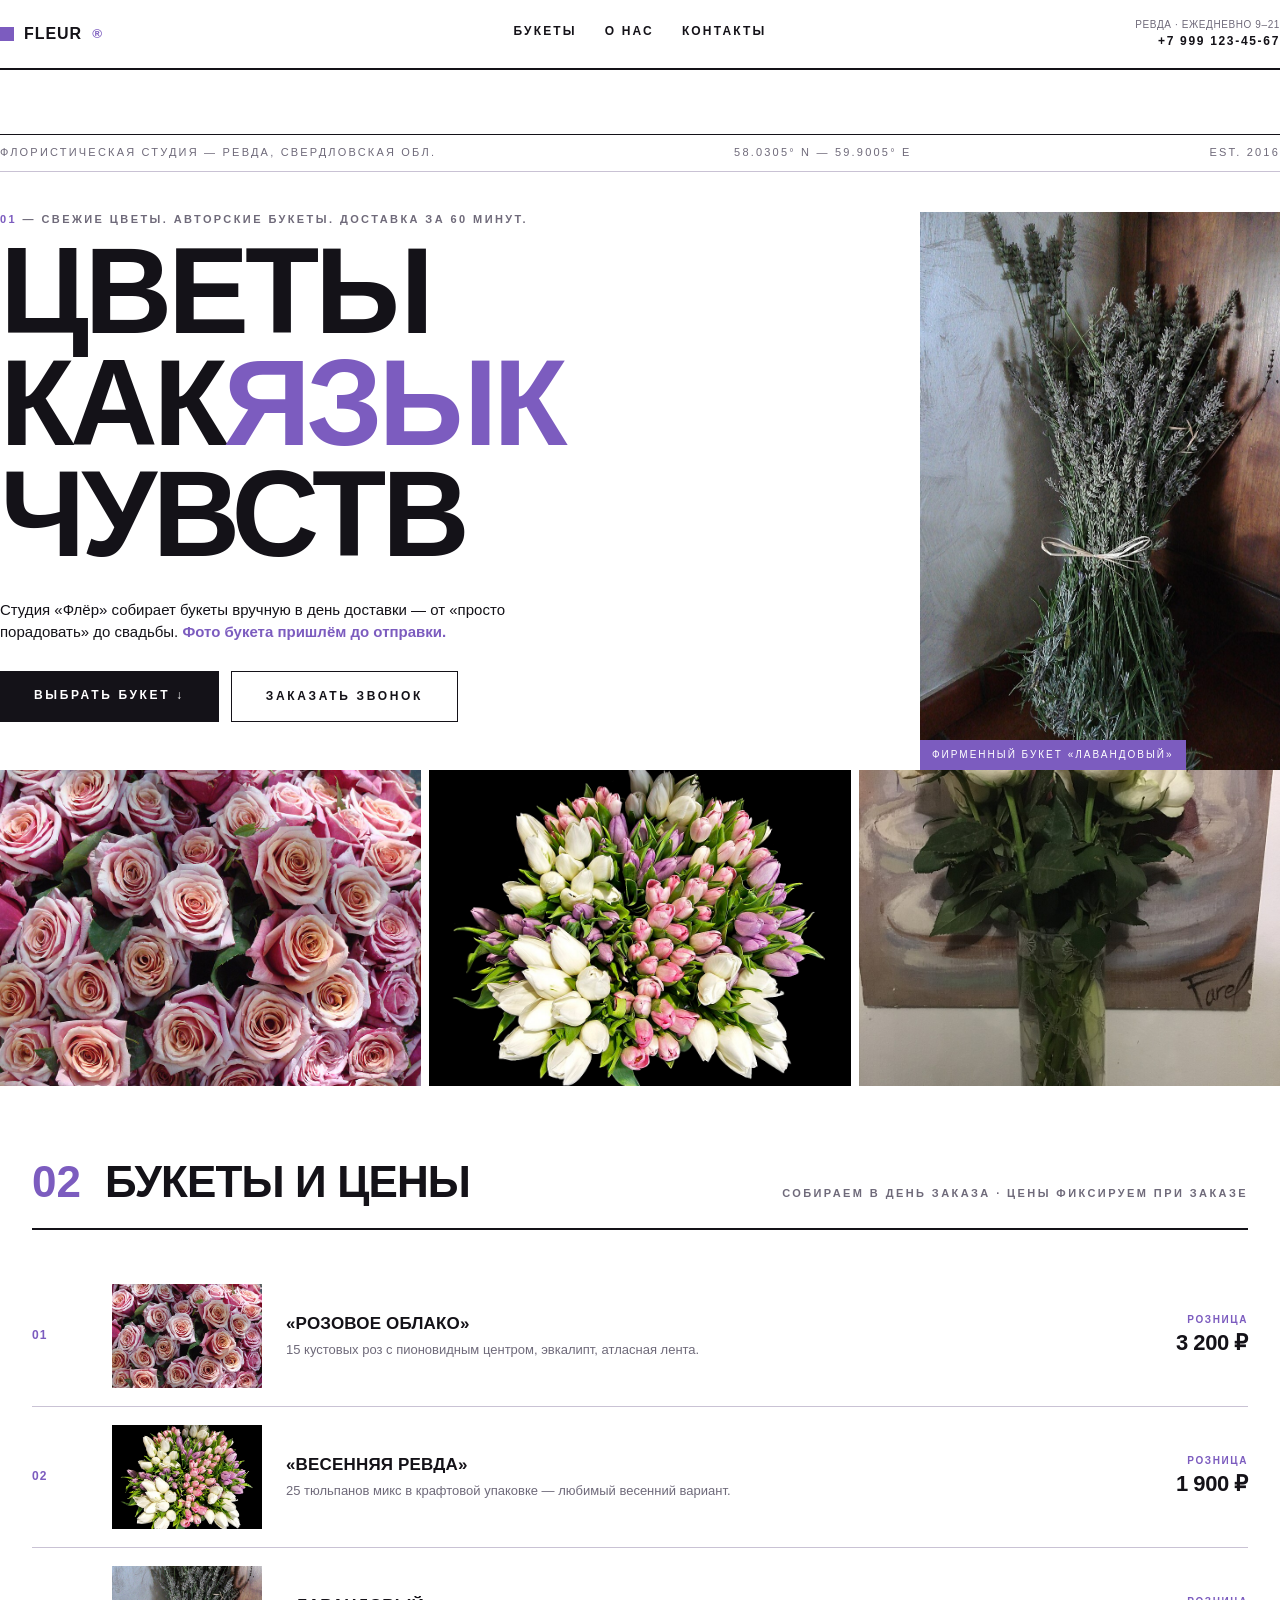
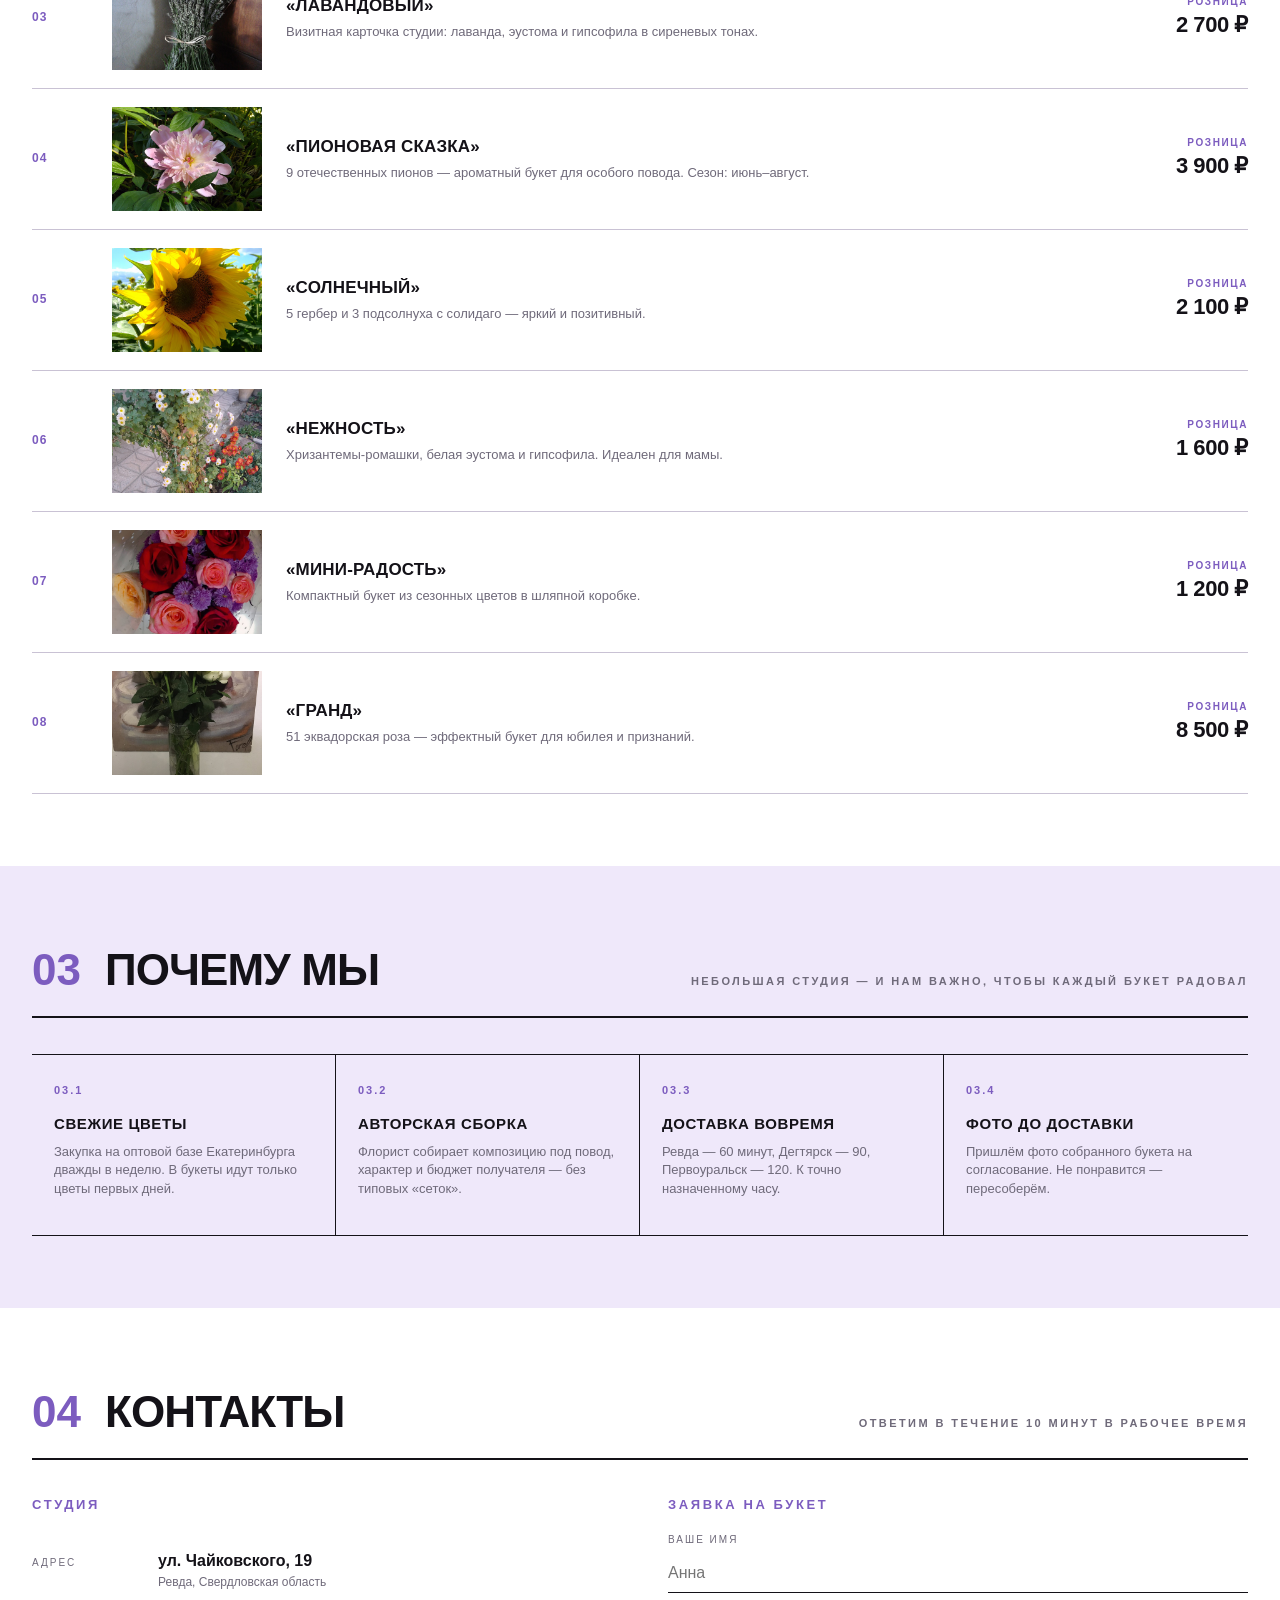
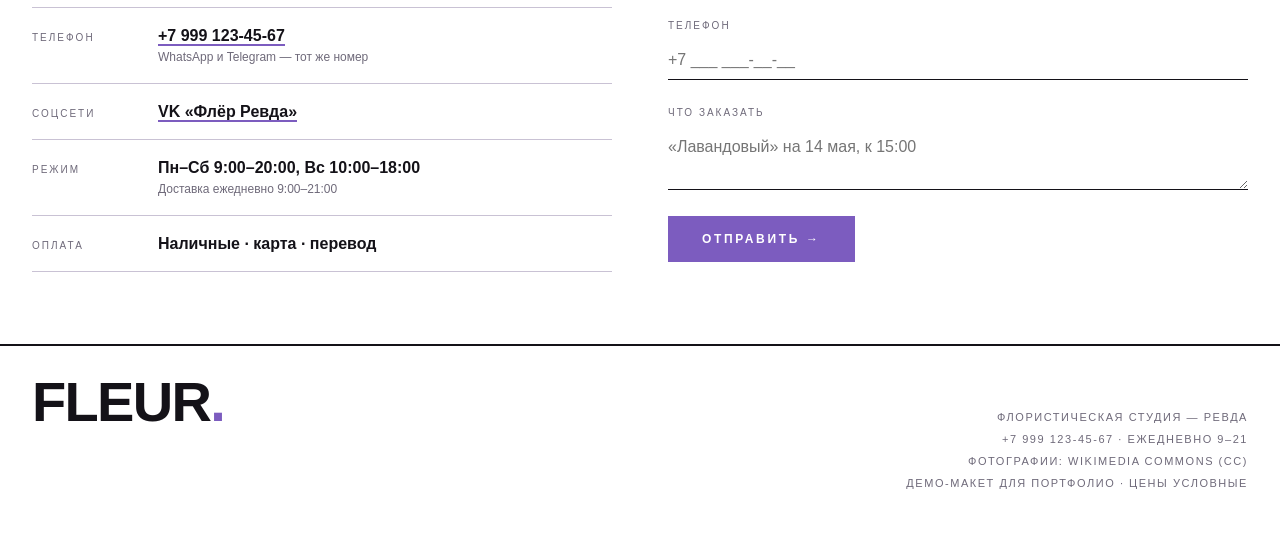
<file: index.html>
﻿<!DOCTYPE html>
<html lang="ru">
<head>
<meta charset="UTF-8">
<meta name="viewport" content="width=device-width, initial-scale=1.0">
<title>FLEUR — студия флористики, Ревда</title>
<meta name="description" content="Свежие цветы и авторские букеты с доставкой по Ревде.">
<style>
/* ============================================================
   FLEUR / SWISS STYLE (International Typographic Style)
   Grid · Helvetica · строгая типографика · асимметрия
   ============================================================ */
:root{
  --ink:#141218;            /* почти чёрный текст */
  --purple:#7c5cbf;         /* фирменный фиолетовый — акцент */
  --purple-dark:#5a3f95;
  --lav:#efe8fa;            /* светло-лавандовый фон блоков */
  --hair:#c9c2d4;           /* линии сетки */
  --muted:#6f6a7a;
  --white:#fff;
}
*{margin:0;padding:0;box-sizing:border-box}
html{scroll-behavior:smooth}
body{
  font-family:"Helvetica Neue",Helvetica,Arial,"Segoe UI",sans-serif;
  color:var(--ink);background:var(--white);line-height:1.45;
  -webkit-font-smoothing:antialiased;
}
.wrap{max-width:1280px;margin:0 auto;padding:0 32px}
a{color:inherit;text-decoration:none}
img{display:block;width:100%;height:100%;object-fit:cover}

/* ---- утилиты швейцарской сетки ---- */
.rule{border:none;border-top:1px solid var(--ink)}
.hair{border:none;border-top:1px solid var(--hair)}
.kicker{
  font-size:11px;letter-spacing:.22em;text-transform:uppercase;
  color:var(--muted);font-weight:600;
}
.kicker b{color:var(--purple);font-weight:700}
.idx{font-size:11px;letter-spacing:.18em;color:var(--purple);font-weight:700}

/* ---- верхняя панель ---- */
header{border-bottom:2px solid var(--ink);position:sticky;top:0;background:var(--white);z-index:50}
.bar{display:grid;grid-template-columns:1fr auto 1fr;align-items:center;gap:24px;padding:18px 0}
.brand{display:flex;align-items:center;gap:10px;font-weight:800;letter-spacing:.06em}
.brand .sq{width:14px;height:14px;background:var(--purple);display:inline-block}
.bar nav{display:flex;gap:28px;justify-content:center}
.bar nav a{font-size:12px;letter-spacing:.18em;text-transform:uppercase;font-weight:600;border-bottom:2px solid transparent;padding-bottom:2px}
.bar nav a:hover{border-bottom-color:var(--purple)}
.bar .tel{text-align:right;font-size:12px;letter-spacing:.14em;font-weight:700}
.bar .tel span{display:block;font-weight:400;color:var(--muted);letter-spacing:.06em;font-size:10px}
@media(max-width:820px){.bar nav{display:none}.bar{grid-template-columns:auto 1fr}}

/* ---- hero ---- */
.hero{padding:64px 0 0}
.hero-grid{display:grid;grid-template-columns:1fr 360px;gap:40px;align-items:end}
@media(max-width:960px){.hero-grid{grid-template-columns:1fr}}
.meta-row{display:flex;justify-content:space-between;gap:16px;border-top:1px solid var(--ink);border-bottom:1px solid var(--hair);padding:10px 0;margin-bottom:40px}
.meta-row div{font-size:11px;letter-spacing:.2em;text-transform:uppercase;color:var(--muted)}
.meta-row div:nth-child(2){display:none}
@media(min-width:820px){.meta-row div:nth-child(2){display:block}}
h1.display{
  font-size:clamp(52px,9.5vw,138px);line-height:.92;letter-spacing:-.035em;
  text-transform:uppercase;font-weight:800;margin:8px 0 28px;
}
h1.display em{font-style:normal;color:var(--purple)}
.hero-lead{max-width:520px;font-size:15px;color:var(--ink);margin-bottom:28px}
.hero-lead b{color:var(--purple)}
.cta{
  display:inline-block;background:var(--ink);color:#fff;padding:16px 34px;
  font-size:12px;letter-spacing:.22em;text-transform:uppercase;font-weight:700;
  transition:background .2s;
}
.cta:hover{background:var(--purple)}
.cta.ghost{background:transparent;color:var(--ink);border:1px solid var(--ink)}
.cta.ghost:hover{background:var(--ink);color:#fff}
.hero-ctas{display:flex;gap:12px;flex-wrap:wrap;margin-bottom:48px}
.hero-photo{height:100%;min-height:380px;position:relative}
.hero-photo .cap{
  position:absolute;left:0;bottom:0;background:var(--purple);color:#fff;
  font-size:10px;letter-spacing:.2em;text-transform:uppercase;padding:8px 12px;
}
.hero-strip{display:grid;grid-template-columns:repeat(3,1fr);gap:8px;padding:0 0 64px}
.hero-strip .ph{aspect-ratio:4/3;overflow:hidden}
@media(max-width:640px){.hero-strip{grid-template-columns:1fr}.hero-strip .ph{aspect-ratio:16/10}}

/* ---- секции ---- */
section{padding:72px 0}
.sec-head{display:grid;grid-template-columns:auto 1fr auto;gap:24px;align-items:baseline;border-bottom:2px solid var(--ink);padding-bottom:14px;margin-bottom:36px}
.sec-head h2{font-size:clamp(26px,4vw,44px);text-transform:uppercase;letter-spacing:-.02em;font-weight:800}
.sec-head .n{font-size:clamp(26px,4vw,44px);font-weight:800;color:var(--purple)}
@media(max-width:640px){
  .sec-head{grid-template-columns:auto 1fr}
  .sec-head .kicker{grid-column:1/-1;line-height:1.7}
  .sec-head .kicker, .kicker{overflow-wrap:anywhere}
}

/* ---- прайс-лист букетов: швейцарская таблица ---- */
.bq{display:grid;grid-template-columns:56px 150px 1fr auto;gap:24px;align-items:center;padding:18px 0;border-bottom:1px solid var(--hair)}
.bq:first-child{border-top:1px solid var(--ink)}
.bq:hover{background:var(--lav)}
.bq .num{font-size:12px;font-weight:700;color:var(--purple);letter-spacing:.1em}
.bq .ph{height:104px;overflow:hidden}
.bq h3{font-size:17px;letter-spacing:.01em;text-transform:uppercase;font-weight:700;margin-bottom:4px}
.bq .d{font-size:13px;color:var(--muted)}
.bq .p{font-size:22px;font-weight:800;letter-spacing:-.02em;white-space:nowrap}
.bq .p small{display:block;font-size:10px;letter-spacing:.16em;text-transform:uppercase;color:var(--purple);font-weight:700;text-align:right}
@media(max-width:760px){
  .bq{grid-template-columns:64px 1fr;gap:14px}
  .bq .num{display:none}
  .bq .p{grid-column:2;font-size:18px}
  .bq .p small{text-align:left}
}

/* ---- почему мы: 4 колонки с линиями ---- */
.why{background:var(--lav)}
.why-grid{display:grid;grid-template-columns:repeat(4,1fr);border-top:1px solid var(--ink)}
.why-item{padding:28px 22px 36px;border-right:1px solid var(--ink);border-bottom:1px solid var(--ink)}
.why-item:last-child{border-right:none}
.why-item .idx{display:block;margin-bottom:14px}
.why-item h3{font-size:15px;text-transform:uppercase;letter-spacing:.04em;margin-bottom:8px;font-weight:800}
.why-item p{font-size:13px;color:var(--muted)}
@media(max-width:900px){.why-grid{grid-template-columns:repeat(2,1fr)}.why-item:nth-child(2){border-right:none}}
@media(max-width:560px){.why-grid{grid-template-columns:1fr}.why-item{border-right:none}}

/* ---- контакты ---- */
.cont-grid{display:grid;grid-template-columns:1fr 1fr;gap:56px}
@media(max-width:860px){.cont-grid{grid-template-columns:1fr}}
.cont-grid h3{font-size:13px;text-transform:uppercase;letter-spacing:.2em;margin-bottom:18px;color:var(--purple)}
.cont-list{display:grid;gap:0}
.cont-list div{padding:16px 0;border-bottom:1px solid var(--hair);display:grid;grid-template-columns:110px 1fr;gap:16px;align-items:baseline}
.cont-list .k{font-size:10px;letter-spacing:.2em;text-transform:uppercase;color:var(--muted)}
.cont-list .v{font-size:16px;font-weight:600}
.cont-list .v a{border-bottom:2px solid var(--purple)}
.cont-list .v small{display:block;font-weight:400;color:var(--muted);font-size:12px;margin-top:2px}

/* форма — швейцарская: только нижняя линия */
.field{display:grid;gap:6px;margin-bottom:26px}
.field label{font-size:10px;letter-spacing:.2em;text-transform:uppercase;color:var(--muted)}
.field input,.field textarea{
  border:none;border-bottom:1px solid var(--ink);background:transparent;
  font:inherit;font-size:16px;padding:8px 0;border-radius:0;resize:vertical;
}
.field input:focus,.field textarea:focus{outline:none;border-bottom:2px solid var(--purple)}
.send{
  background:var(--purple);color:#fff;border:none;padding:16px 34px;cursor:pointer;
  font-size:12px;letter-spacing:.22em;text-transform:uppercase;font-weight:700;
  transition:background .2s;
}
.send:hover{background:var(--purple-dark)}

/* ---- футер ---- */
footer{border-top:2px solid var(--ink);padding:28px 0 40px}
.foot-grid{display:flex;justify-content:space-between;gap:20px;flex-wrap:wrap;align-items:baseline}
.foot-grid .big{font-size:clamp(28px,5vw,56px);font-weight:800;text-transform:uppercase;letter-spacing:-.03em;line-height:1}
.foot-grid .big em{font-style:normal;color:var(--purple)}
.foot-meta{font-size:11px;letter-spacing:.14em;text-transform:uppercase;color:var(--muted);line-height:2;text-align:right}
@media(max-width:820px){.foot-meta{text-align:left}}
</style>
</head>
<body>

<header>
  <div class="wrap bar">
    <a class="brand" href="#"><span class="sq"></span>FLEUR<sup style="color:var(--purple)">®</sup></a>
    <nav>
      <a href="#bouquets">Букеты</a>
      <a href="#why">О нас</a>
      <a href="#contacts">Контакты</a>
    </nav>
    <a class="tel" href="tel:+79991234567">
      <span>РЕВДА · ЕЖЕДНЕВНО 9–21</span>
      +7 999 123-45-67
    </a>
  </div>
</header>

<!-- HERO -->
<div class="wrap hero">
  <div class="meta-row">
    <div>Флористическая студия — Ревда, Свердловская обл.</div>
    <div>58.0305° N — 59.9005° E</div>
    <div>EST. 2016</div>
  </div>
  <div class="hero-grid">
    <div>
      <p class="kicker"><b>01</b> — Свежие цветы. Авторские букеты. Доставка за 60 минут.</p>
      <h1 class="display">Цветы<br>как<em>язык</em><br>чувств</h1>
      <p class="hero-lead">Студия «Флёр» собирает букеты вручную в день доставки — от «просто порадовать» до свадьбы. <b>Фото букета пришлём до отправки.</b></p>
      <div class="hero-ctas">
        <a href="#bouquets" class="cta">Выбрать букет ↓</a>
        <a href="#contacts" class="cta ghost">Заказать звонок</a>
      </div>
    </div>
    <div class="hero-photo">
      <img src="img/lavender.jpg" alt="Букет лаванды — визитная карточка студии">
      <div class="cap">Фирменный букет «Лавандовый»</div>
    </div>
  </div>
  <div class="hero-strip">
    <div class="ph"><img src="img/roses-pink.jpg" alt="Букет роз"></div>
    <div class="ph"><img src="img/tulips-bunch.jpg" alt="Букет тюльпанов"></div>
    <div class="ph"><img src="img/roses-big.jpg" alt="Букет из 51 розы"></div>
  </div>
</div>

<!-- BOUQUETS -->
<section id="bouquets" style="padding-top:0">
  <div class="wrap">
    <div class="sec-head">
      <span class="n">02</span>
      <h2>Букеты и цены</h2>
      <span class="kicker">Собираем в день заказа · цены фиксируем при заказе</span>
    </div>

    <div class="bq">
      <span class="num">01</span>
      <div class="ph"><img src="img/roses-pink.jpg" alt="Букет «Розовое облако»"></div>
      <div><h3>«Розовое облако»</h3><div class="d">15 кустовых роз с пионовидным центром, эвкалипт, атласная лента.</div></div>
      <div class="p"><small>Розница</small>3 200 ₽</div>
    </div>

    <div class="bq">
      <span class="num">02</span>
      <div class="ph"><img src="img/tulips-bunch.jpg" alt="Букет «Весенняя Ревда»"></div>
      <div><h3>«Весенняя Ревда»</h3><div class="d">25 тюльпанов микс в крафтовой упаковке — любимый весенний вариант.</div></div>
      <div class="p"><small>Розница</small>1 900 ₽</div>
    </div>

    <div class="bq">
      <span class="num">03</span>
      <div class="ph"><img src="img/lavender.jpg" alt="Букет «Лавандовый»"></div>
      <div><h3>«Лавандовый»</h3><div class="d">Визитная карточка студии: лаванда, эустома и гипсофила в сиреневых тонах.</div></div>
      <div class="p"><small>Розница</small>2 700 ₽</div>
    </div>

    <div class="bq">
      <span class="num">04</span>
      <div class="ph"><img src="img/peony.jpg" alt="Букет «Пионовая сказка»"></div>
      <div><h3>«Пионовая сказка»</h3><div class="d">9 отечественных пионов — ароматный букет для особого повода. Сезон: июнь–август.</div></div>
      <div class="p"><small>Розница</small>3 900 ₽</div>
    </div>

    <div class="bq">
      <span class="num">05</span>
      <div class="ph"><img src="img/sunflower.jpg" alt="Букет «Солнечный»"></div>
      <div><h3>«Солнечный»</h3><div class="d">5 гербер и 3 подсолнуха с солидаго — яркий и позитивный.</div></div>
      <div class="p"><small>Розница</small>2 100 ₽</div>
    </div>

    <div class="bq">
      <span class="num">06</span>
      <div class="ph"><img src="img/chrys-08.jpg" alt="Букет «Нежность»"></div>
      <div><h3>«Нежность»</h3><div class="d">Хризантемы-ромашки, белая эустома и гипсофила. Идеален для мамы.</div></div>
      <div class="p"><small>Розница</small>1 600 ₽</div>
    </div>

    <div class="bq">
      <span class="num">07</span>
      <div class="ph"><img src="img/mini.jpg" alt="Букет «Мини-радость»"></div>
      <div><h3>«Мини-радость»</h3><div class="d">Компактный букет из сезонных цветов в шляпной коробке.</div></div>
      <div class="p"><small>Розница</small>1 200 ₽</div>
    </div>

    <div class="bq">
      <span class="num">08</span>
      <div class="ph"><img src="img/roses-big.jpg" alt="Букет «Гранд»"></div>
      <div><h3>«Гранд»</h3><div class="d">51 эквадорская роза — эффектный букет для юбилея и признаний.</div></div>
      <div class="p"><small>Розница</small>8 500 ₽</div>
    </div>
  </div>
</section>

<!-- WHY -->
<section id="why" class="why">
  <div class="wrap">
    <div class="sec-head">
      <span class="n">03</span>
      <h2>Почему мы</h2>
      <span class="kicker">Небольшая студия — и нам важно, чтобы каждый букет радовал</span>
    </div>
    <div class="why-grid">
      <div class="why-item">
        <span class="idx">03.1</span>
        <h3>Свежие цветы</h3>
        <p>Закупка на оптовой базе Екатеринбурга дважды в неделю. В букеты идут только цветы первых дней.</p>
      </div>
      <div class="why-item">
        <span class="idx">03.2</span>
        <h3>Авторская сборка</h3>
        <p>Флорист собирает композицию под повод, характер и бюджет получателя — без типовых «сеток».</p>
      </div>
      <div class="why-item">
        <span class="idx">03.3</span>
        <h3>Доставка вовремя</h3>
        <p>Ревда — 60 минут, Дегтярск — 90, Первоуральск — 120. К точно назначенному часу.</p>
      </div>
      <div class="why-item">
        <span class="idx">03.4</span>
        <h3>Фото до доставки</h3>
        <p>Пришлём фото собранного букета на согласование. Не понравится — пересоберём.</p>
      </div>
    </div>
  </div>
</section>

<!-- CONTACTS -->
<section id="contacts">
  <div class="wrap">
    <div class="sec-head">
      <span class="n">04</span>
      <h2>Контакты</h2>
      <span class="kicker">Ответим в течение 10 минут в рабочее время</span>
    </div>
    <div class="cont-grid">
      <div class="cont-list">
        <h3>Студия</h3>
        <div><span class="k">Адрес</span><span class="v">ул. Чайковского, 19<small>Ревда, Свердловская область</small></span></div>
        <div><span class="k">Телефон</span><span class="v"><a href="tel:+79991234567">+7 999 123-45-67</a><small>WhatsApp и Telegram — тот же номер</small></span></div>
        <div><span class="k">Соцсети</span><span class="v"><a href="#">VK «Флёр Ревда»</a></span></div>
        <div><span class="k">Режим</span><span class="v">Пн–Сб 9:00–20:00, Вс 10:00–18:00<small>Доставка ежедневно 9:00–21:00</small></span></div>
        <div><span class="k">Оплата</span><span class="v">Наличные · карта · перевод</span></div>
      </div>
      <div>
        <h3>Заявка на букет</h3>
        <form onsubmit="alert('Спасибо! (демо-форма, заявка никуда не отправляется)');return false">
          <div class="field"><label for="n">Ваше имя</label><input id="n" type="text" placeholder="Анна" required></div>
          <div class="field"><label for="p">Телефон</label><input id="p" type="tel" placeholder="+7 ___ ___-__-__" required></div>
          <div class="field"><label for="c">Что заказать</label><textarea id="c" rows="2" placeholder="«Лавандовый» на 14 мая, к 15:00"></textarea></div>
          <button type="submit" class="send">Отправить →</button>
        </form>
      </div>
    </div>
  </div>
</section>

<footer>
  <div class="wrap foot-grid">
    <div class="big">Fleur<em>.</em></div>
    <div class="foot-meta">
      Флористическая студия — Ревда<br>
      +7 999 123-45-67 · ежедневно 9–21<br>
      Фотографии: Wikimedia Commons (CC)<br>
      Демо-макет для портфолио · цены условные
    </div>
  </div>
</footer>

</body>
</html>
</file>
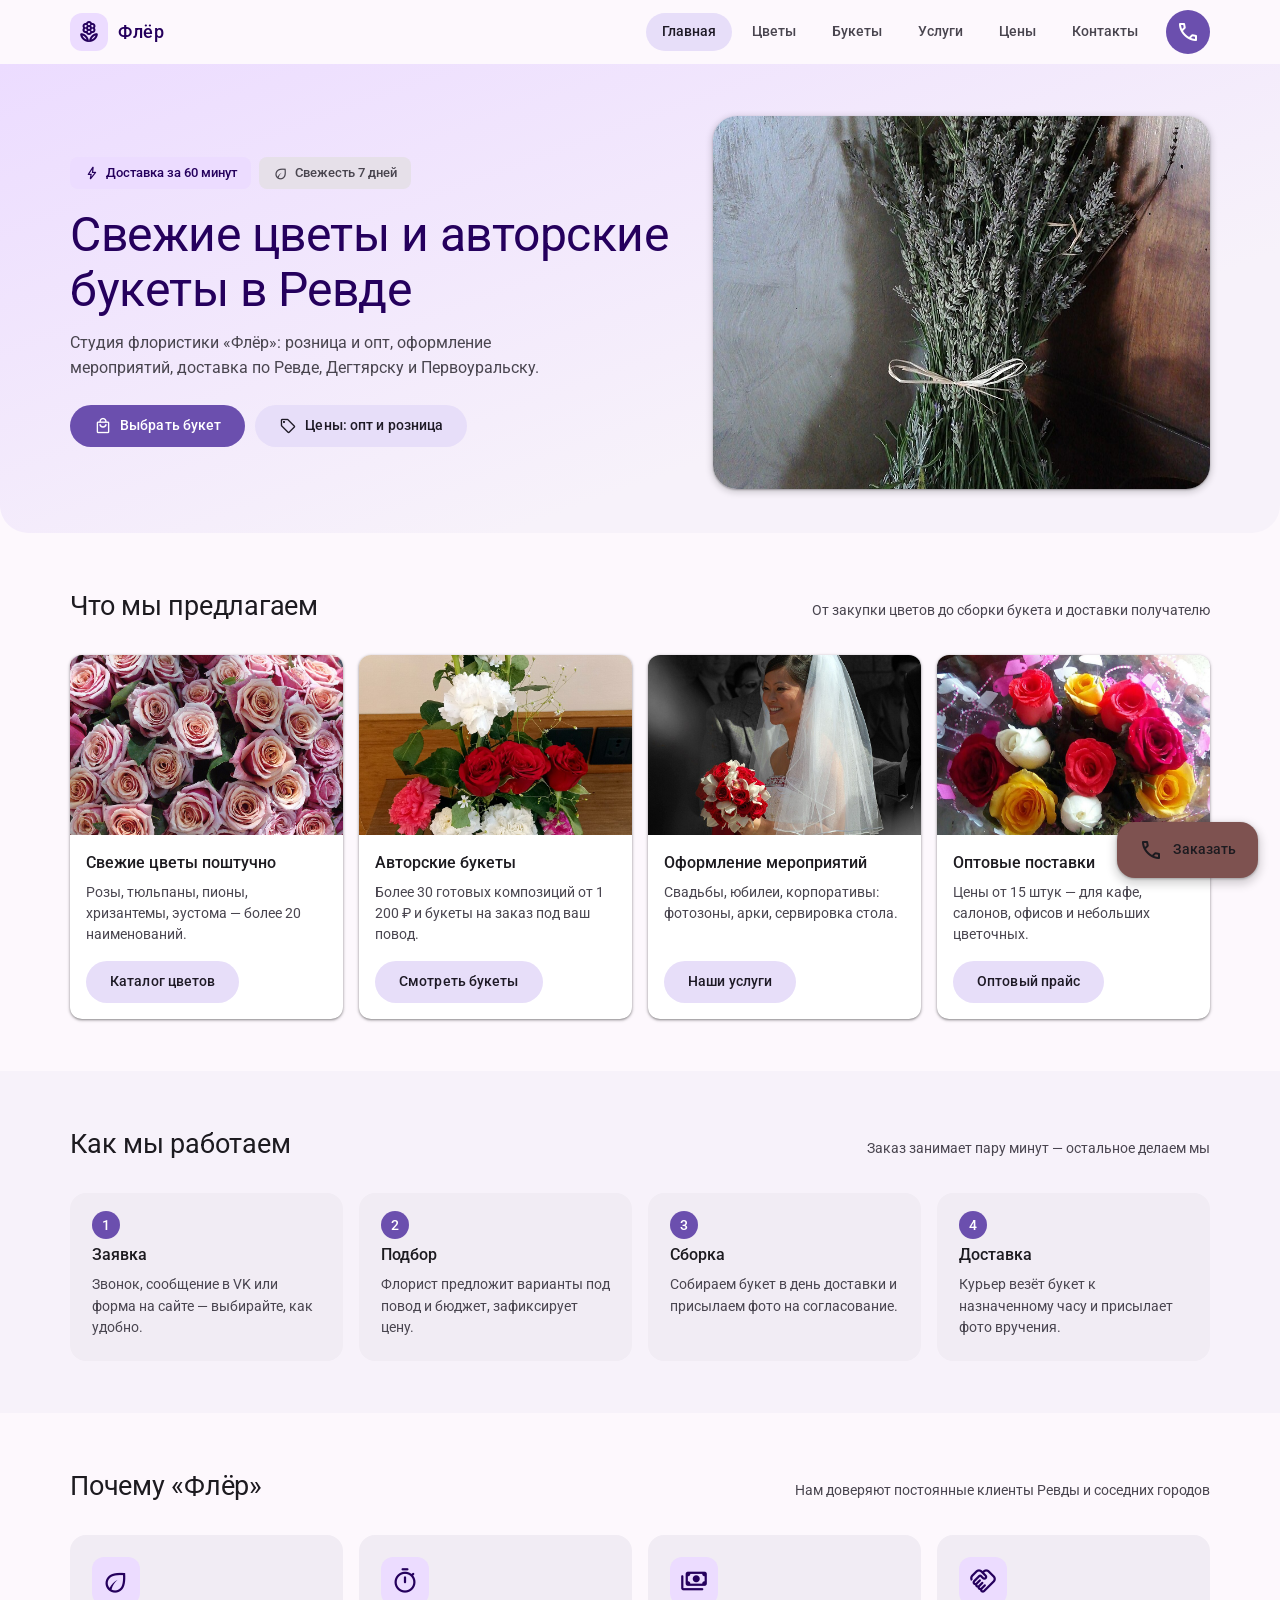
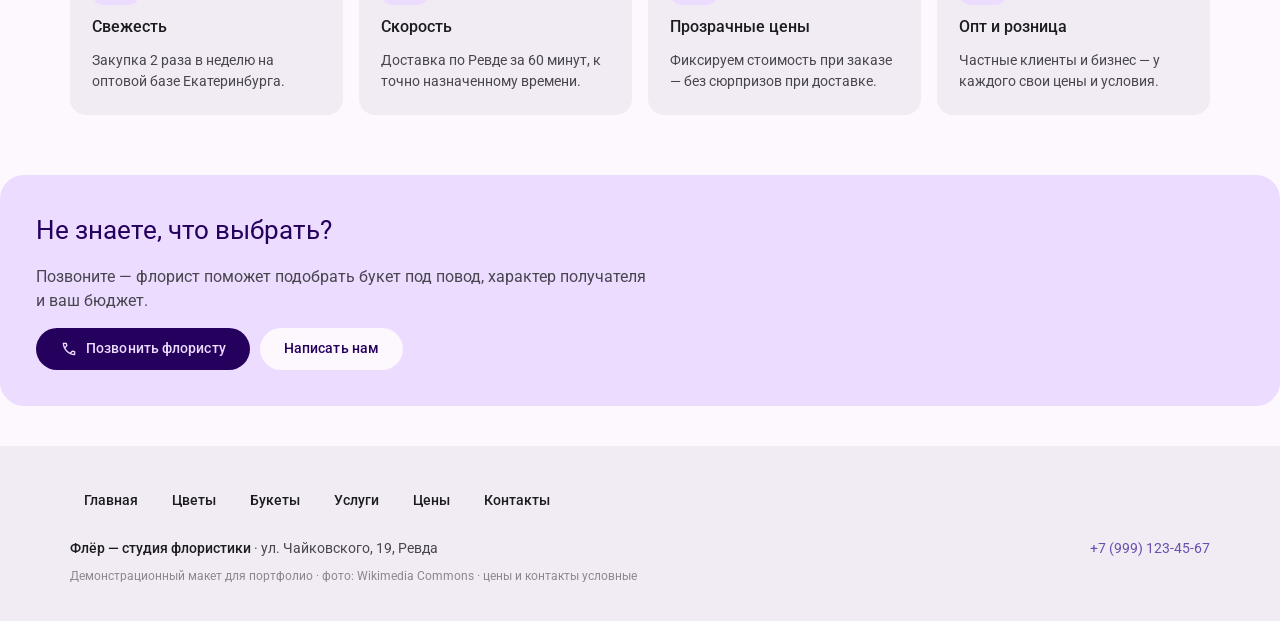
<file: multi/index.html>
﻿<!DOCTYPE html>
<html lang="ru">
<head>
<meta charset="UTF-8">
<meta name="viewport" content="width=device-width, initial-scale=1.0">
<title>Флёр — студия флористики в Ревде | Material Design 3</title>
<meta name="description" content="Магазин цветов в Ревде: букеты в розницу и оптом, оформление мероприятий, доставка.">
<link rel="preconnect" href="https://fonts.googleapis.com">
<link rel="preconnect" href="https://fonts.gstatic.com" crossorigin>
<link href="https://fonts.googleapis.com/css2?family=Roboto:wght@400;500;700&display=swap" rel="stylesheet">
<link href="https://fonts.googleapis.com/css2?family=Material+Symbols+Rounded:opsz,wght,FILL,GRAD@20..48,300..500,0..1,0" rel="stylesheet">
<link rel="stylesheet" href="style.css">
</head>
<body>

<header class="appbar">
  <div class="appbar-inner">
    <a href="index.html" class="brand">
      <span class="logo-icon"><span class="material-symbols-rounded">local_florist</span></span>
      <b>Флёр</b>
    </a>
    <nav class="md-nav">
      <a href="index.html" class="active">Главная</a>
      <a href="flowers.html">Цветы</a>
      <a href="bouquets.html">Букеты</a>
      <a href="services.html">Услуги</a>
      <a href="prices.html">Цены</a>
      <a href="contacts.html">Контакты</a>
    </nav>
    <a href="tel:+79991234567" class="icon-btn filled" title="Позвонить"><span class="material-symbols-rounded">call</span></a>
  </div>
</header>

<div class="hero">
  <div class="hero-inner">
    <div>
      <div class="chip-row">
        <span class="chip primary"><span class="material-symbols-rounded">bolt</span>Доставка за 60 минут</span>
        <span class="chip"><span class="material-symbols-rounded">eco</span>Свежесть 7 дней</span>
      </div>
      <h1>Свежие цветы и авторские букеты в Ревде</h1>
      <p>Студия флористики «Флёр»: розница и опт, оформление мероприятий, доставка по Ревде, Дегтярску и Первоуральску.</p>
      <div class="btn-row">
        <a href="bouquets.html" class="btn filled"><span class="material-symbols-rounded">local_mall</span>Выбрать букет</a>
        <a href="prices.html" class="btn tonal"><span class="material-symbols-rounded">sell</span>Цены: опт и розница</a>
      </div>
    </div>
    <div class="hero-img">
      <img src="../img/lavender.jpg" alt="Фирменный букет «Лавандовый»">
    </div>
  </div>
</div>

<section>
  <div class="container">
    <div class="sec-head">
      <h2>Что мы предлагаем</h2>
      <span class="body">От закупки цветов до сборки букета и доставки получателю</span>
    </div>
    <div class="grid">
      <div class="card">
        <div class="card-img"><img src="../img/roses-pink.jpg" alt="Свежие цветы поштучно"></div>
        <div class="card-body">
          <h3>Свежие цветы поштучно</h3>
          <div class="desc">Розы, тюльпаны, пионы, хризантемы, эустома — более 20 наименований.</div>
          <div class="card-foot"><a href="flowers.html" class="btn tonal">Каталог цветов</a></div>
        </div>
      </div>
      <div class="card">
        <div class="card-img"><img src="../img/rose-carnation.jpg" alt="Авторские букеты"></div>
        <div class="card-body">
          <h3>Авторские букеты</h3>
          <div class="desc">Более 30 готовых композиций от 1 200 ₽ и букеты на заказ под ваш повод.</div>
          <div class="card-foot"><a href="bouquets.html" class="btn tonal">Смотреть букеты</a></div>
        </div>
      </div>
      <div class="card">
        <div class="card-img"><img src="../img/bride.jpg" alt="Оформление мероприятий"></div>
        <div class="card-body">
          <h3>Оформление мероприятий</h3>
          <div class="desc">Свадьбы, юбилеи, корпоративы: фотозоны, арки, сервировка стола.</div>
          <div class="card-foot"><a href="services.html" class="btn tonal">Наши услуги</a></div>
        </div>
      </div>
      <div class="card">
        <div class="card-img"><img src="../img/roses-mix.jpg" alt="Оптовые поставки"></div>
        <div class="card-body">
          <h3>Оптовые поставки</h3>
          <div class="desc">Цены от 15 штук — для кафе, салонов, офисов и небольших цветочных.</div>
          <div class="card-foot"><a href="prices.html" class="btn tonal">Оптовый прайс</a></div>
        </div>
      </div>
    </div>
  </div>
</section>

<section style="background:var(--md-surface-container-low)">
  <div class="container">
    <div class="sec-head">
      <h2>Как мы работаем</h2>
      <span class="body">Заказ занимает пару минут — остальное делаем мы</span>
    </div>
    <div class="steps">
      <div class="step"><h3>Заявка</h3><p>Звонок, сообщение в VK или форма на сайте — выбирайте, как удобно.</p></div>
      <div class="step"><h3>Подбор</h3><p>Флорист предложит варианты под повод и бюджет, зафиксирует цену.</p></div>
      <div class="step"><h3>Сборка</h3><p>Собираем букет в день доставки и присылаем фото на согласование.</p></div>
      <div class="step"><h3>Доставка</h3><p>Курьер везёт букет к назначенному часу и присылает фото вручения.</p></div>
    </div>
  </div>
</section>

<section>
  <div class="container">
    <div class="sec-head">
      <h2>Почему «Флёр»</h2>
      <span class="body">Нам доверяют постоянные клиенты Ревды и соседних городов</span>
    </div>
    <div class="info-grid">
      <div class="info-item">
        <span class="material-symbols-rounded">eco</span>
        <h3>Свежесть</h3>
        <p>Закупка 2 раза в неделю на оптовой базе Екатеринбурга.</p>
      </div>
      <div class="info-item">
        <span class="material-symbols-rounded">timer</span>
        <h3>Скорость</h3>
        <p>Доставка по Ревде за 60 минут, к точно назначенному времени.</p>
      </div>
      <div class="info-item">
        <span class="material-symbols-rounded">payments</span>
        <h3>Прозрачные цены</h3>
        <p>Фиксируем стоимость при заказе — без сюрпризов при доставке.</p>
      </div>
      <div class="info-item">
        <span class="material-symbols-rounded">handshake</span>
        <h3>Опт и розница</h3>
        <p>Частные клиенты и бизнес — у каждого свои цены и условия.</p>
      </div>
    </div>
  </div>
</section>

<div class="banner">
  <h2>Не знаете, что выбрать?</h2>
  <p>Позвоните — флорист поможет подобрать букет под повод, характер получателя и ваш бюджет.</p>
  <div class="btn-row">
    <a href="tel:+79991234567" class="btn filled"><span class="material-symbols-rounded">call</span>Позвонить флористу</a>
    <a href="contacts.html" class="btn tonal">Написать нам</a>
  </div>
</div>

<a href="tel:+79991234567" class="fab">
  <span class="material-symbols-rounded">call</span><span class="txt">Заказать</span>
</a>

<footer>
  <div class="container">
    <div class="menu">
      <a href="index.html">Главная</a>
      <a href="flowers.html">Цветы</a>
      <a href="bouquets.html">Букеты</a>
      <a href="services.html">Услуги</a>
      <a href="prices.html">Цены</a>
      <a href="contacts.html">Контакты</a>
    </div>
    <div class="fin">
      <span><b>Флёр — студия флористики</b> · ул. Чайковского, 19, Ревда</span>
      <a href="tel:+79991234567">+7 (999) 123-45-67</a>
    </div>
    <p class="demo-note">Демонстрационный макет для портфолио · фото: Wikimedia Commons · цены и контакты условные</p>
  </div>
</footer>

<script>
  const bar=document.querySelector('.appbar');
  addEventListener('scroll',()=>bar.classList.toggle('scrolled',scrollY>8),{passive:true});
</script>

</body>
</html>
</file>
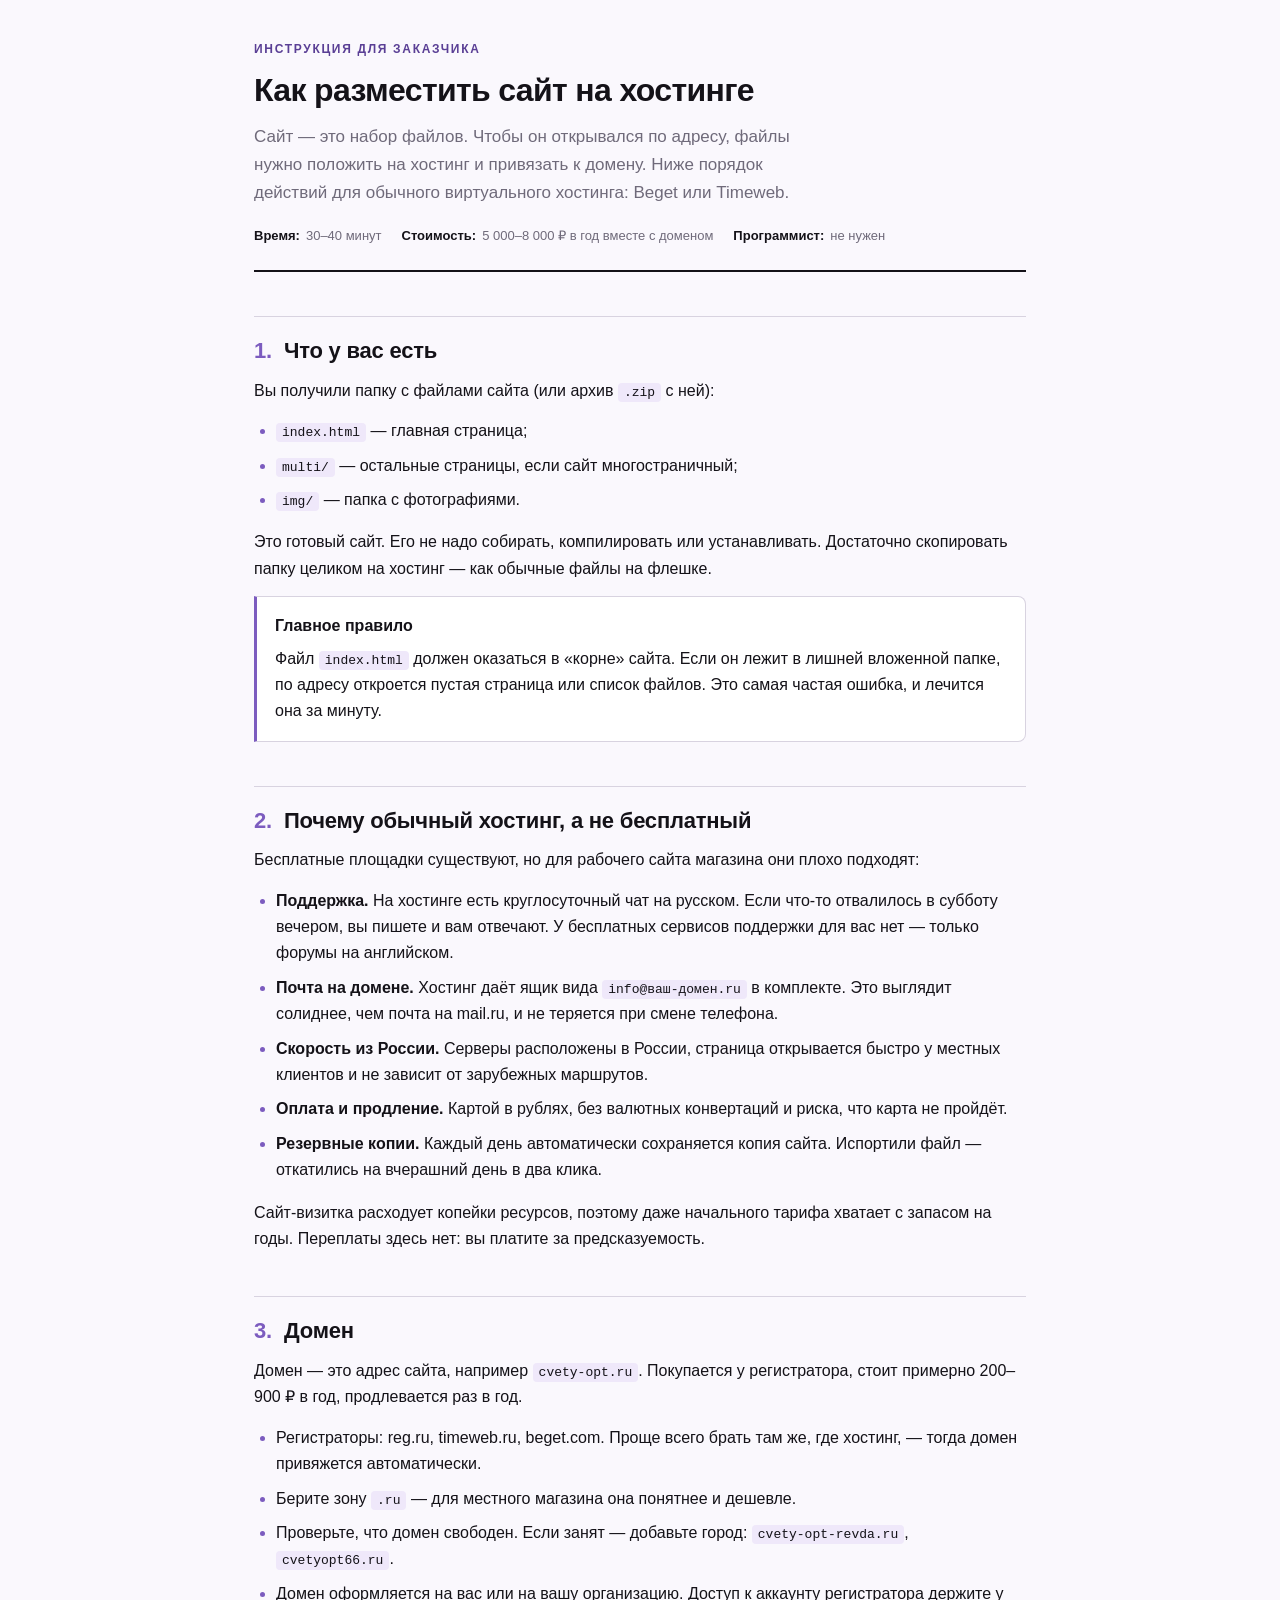
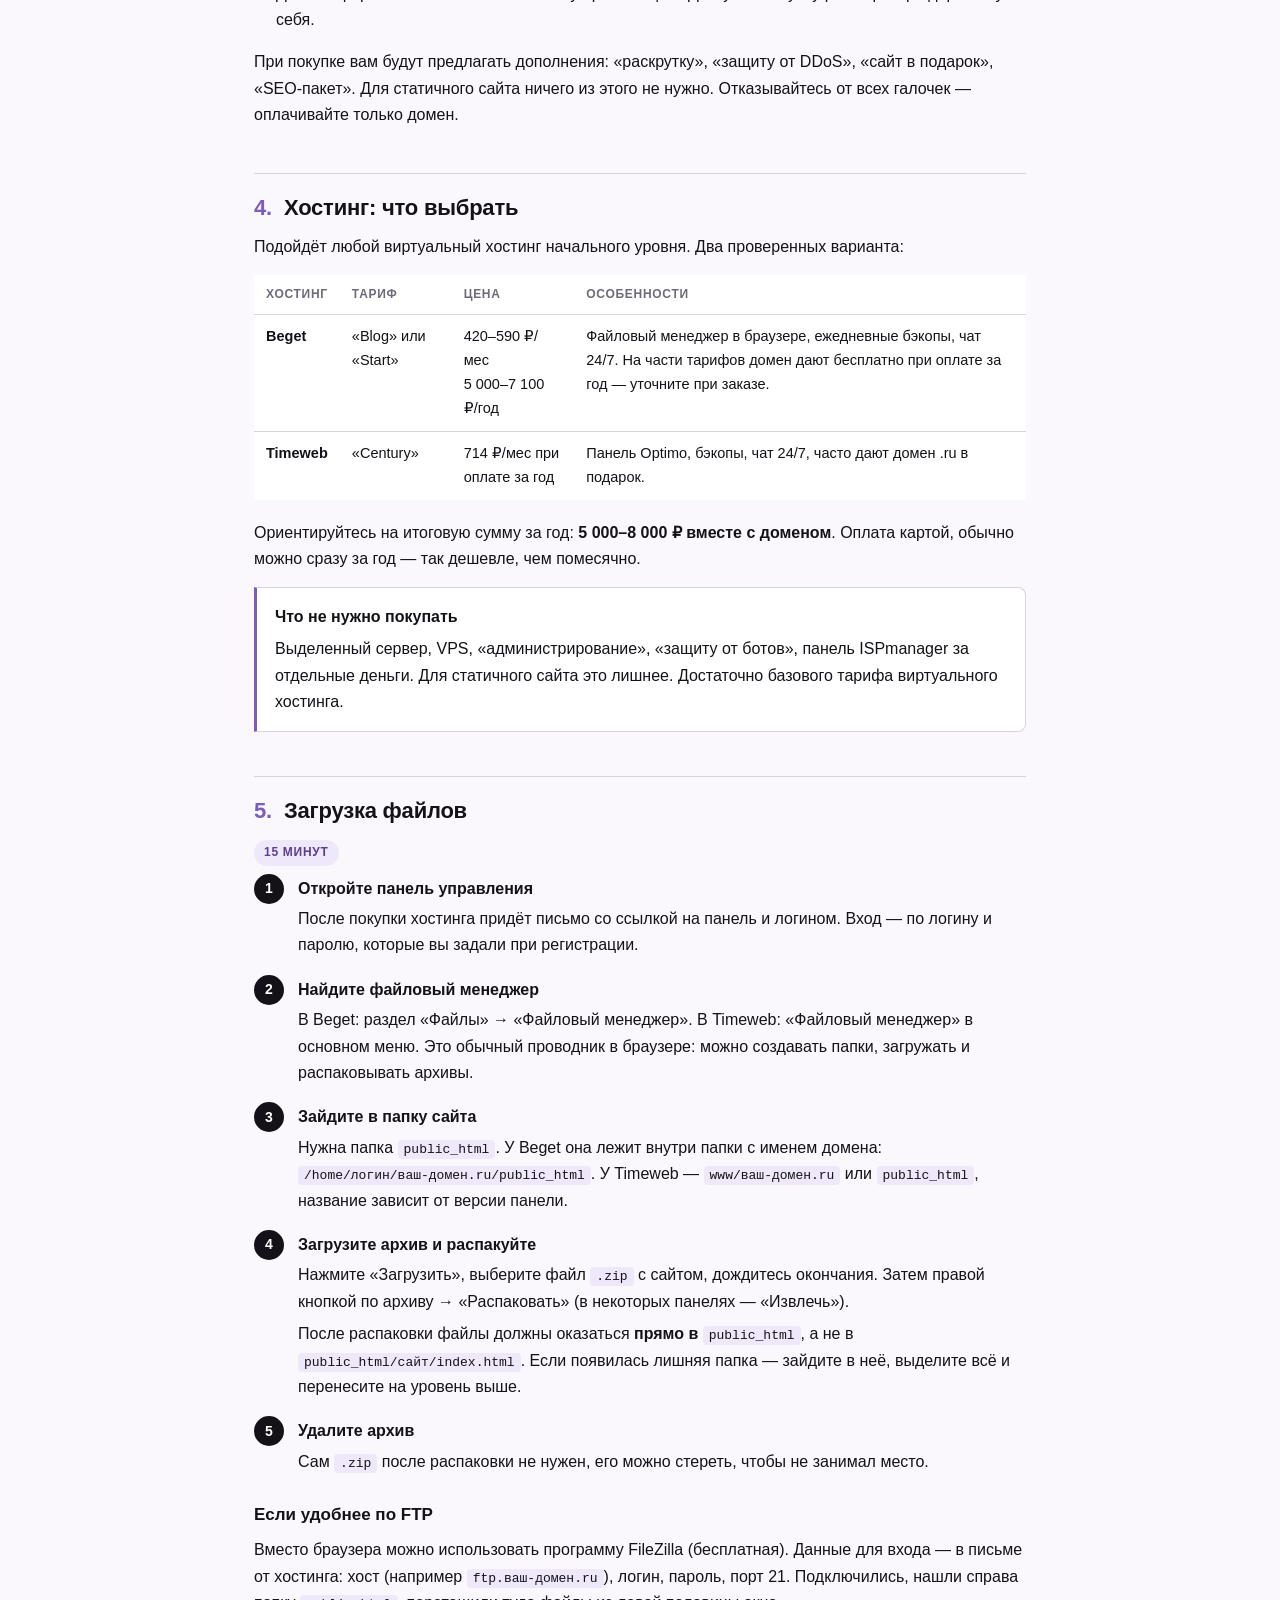
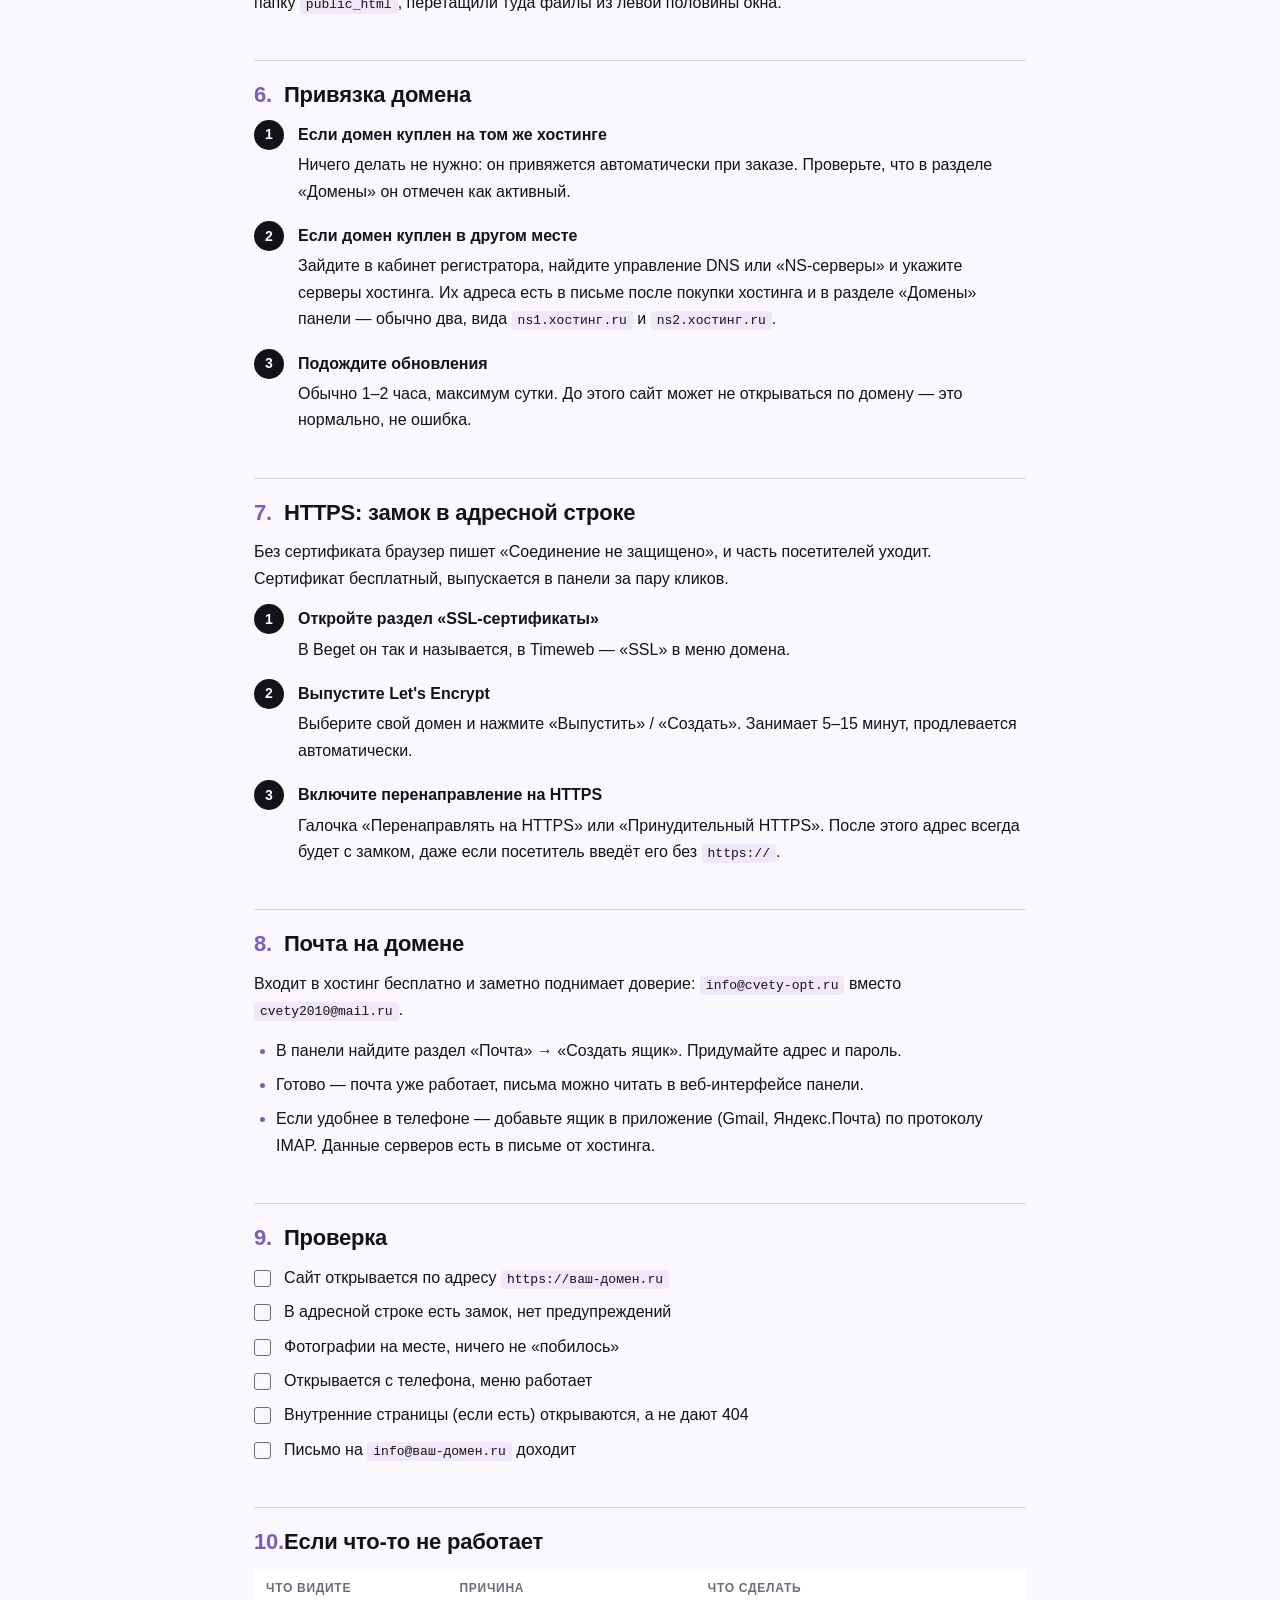
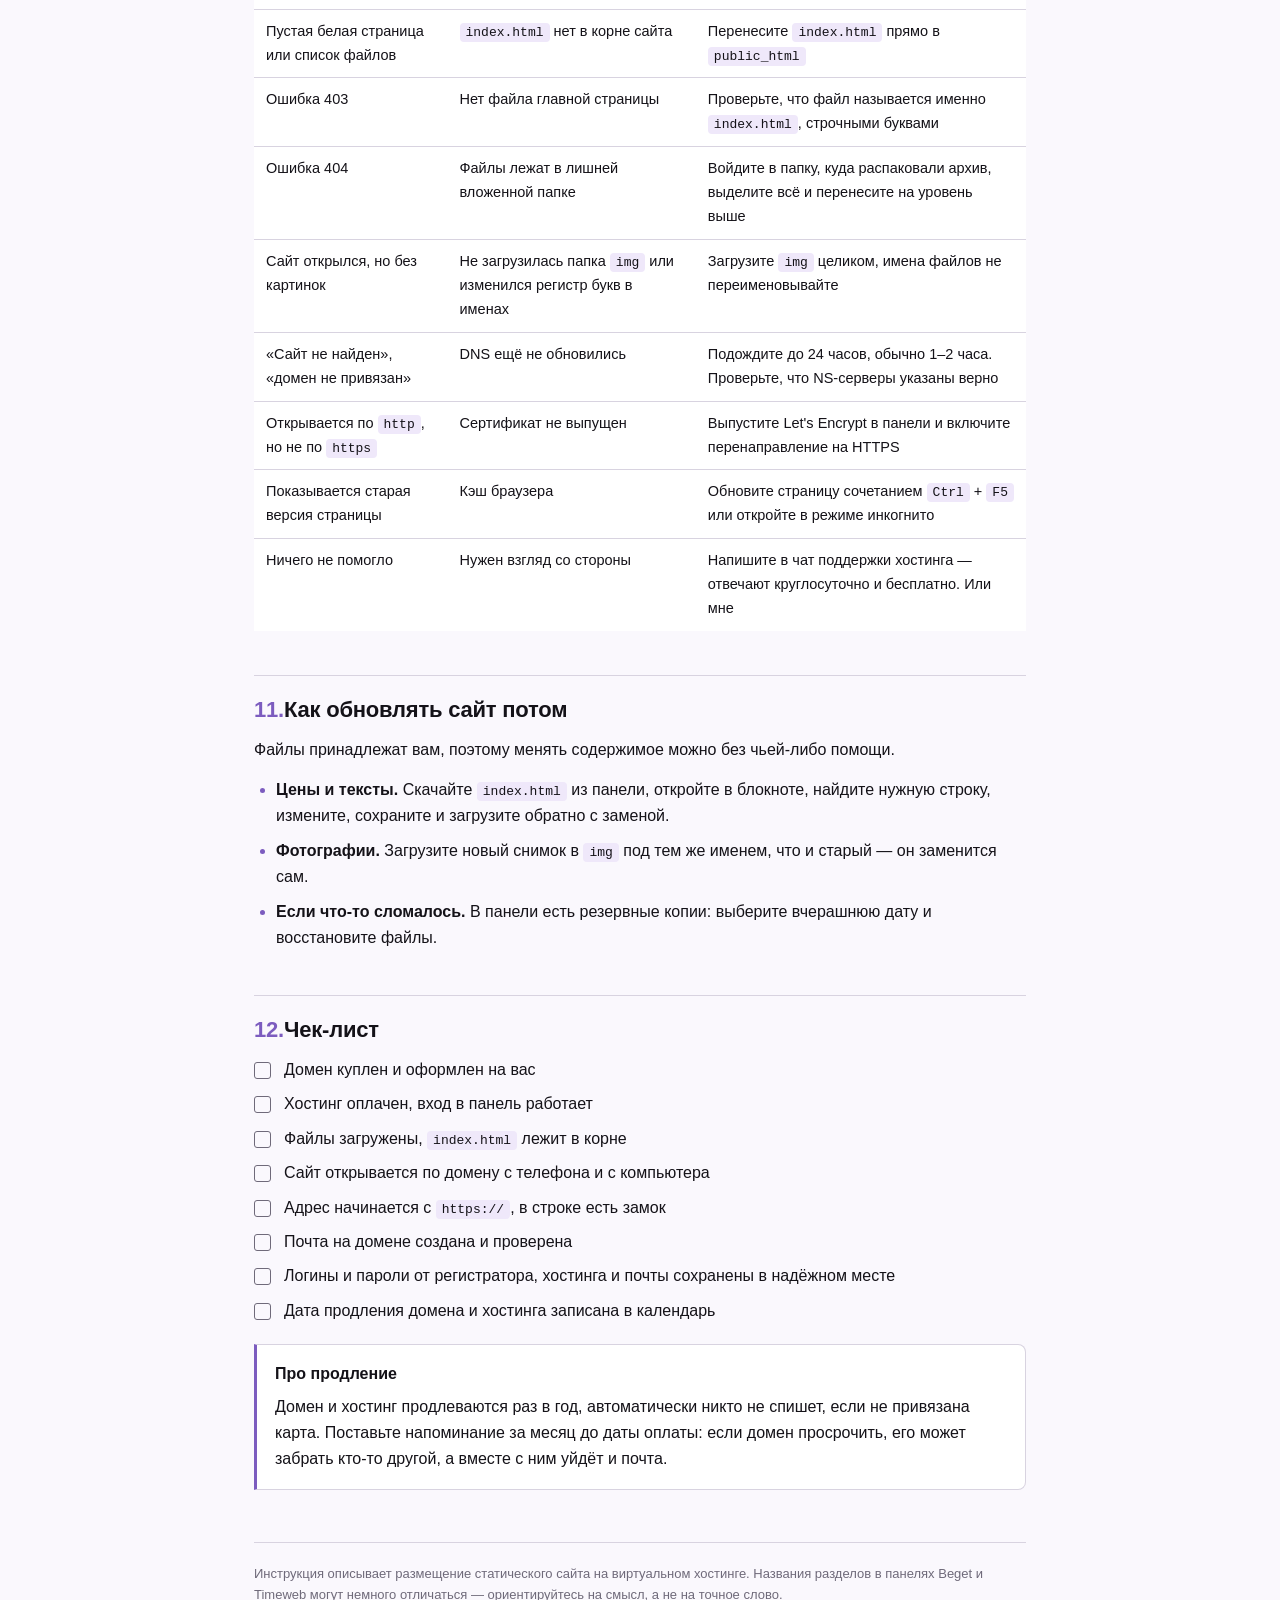
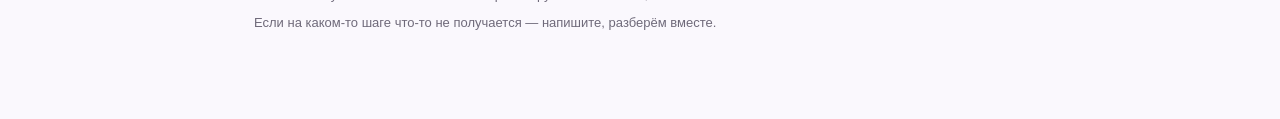
<file: instruction.html>
<!DOCTYPE html>
<html lang="ru">
<head>
<meta charset="utf-8">
<meta name="viewport" content="width=device-width, initial-scale=1">
<title>Как разместить сайт на хостинге — инструкция</title>
<meta name="robots" content="noindex">
<style>
  :root{
    --ink:#141218;
    --purple:#7c5cbf;
    --purple-dark:#5a3f95;
    --lav:#efe8fa;
    --hair:#d8d3e0;
    --muted:#6f6a7a;
    --ok:#1f7a4d;
    --warn:#a8560f;
    --white:#fff;
  }
  *{box-sizing:border-box}
  html{-webkit-text-size-adjust:100%}
  body{
    margin:0;
    background:#faf8fd;
    color:var(--ink);
    font:16px/1.65 -apple-system,BlinkMacSystemFont,"Segoe UI",Roboto,"Helvetica Neue",Arial,sans-serif;
  }
  .page{max-width:820px;margin:0 auto;padding:40px 24px 80px}
  header.doc{border-bottom:2px solid var(--ink);padding-bottom:24px;margin-bottom:8px}
  .kicker{
    font-size:12px;letter-spacing:.14em;text-transform:uppercase;
    color:var(--purple-dark);font-weight:700;margin:0 0 12px
  }
  h1{font-size:32px;line-height:1.15;margin:0 0 14px;letter-spacing:-.02em}
  .lead{margin:0;color:var(--muted);font-size:17px;max-width:62ch}
  .meta{display:flex;flex-wrap:wrap;gap:8px 20px;margin:18px 0 0;font-size:13px;color:var(--muted)}
  .meta span{display:inline-flex;align-items:center;gap:6px}
  .meta b{color:var(--ink);font-weight:600}

  h2{
    font-size:22px;line-height:1.3;margin:44px 0 12px;letter-spacing:-.01em;
    padding-top:20px;border-top:1px solid var(--hair)
  }
  h2 .num{
    display:inline-block;min-width:30px;color:var(--purple);
    font-variant-numeric:tabular-nums
  }
  h3{font-size:17px;margin:26px 0 8px}
  p{margin:0 0 14px}
  ul,ol{margin:0 0 16px;padding-left:22px}
  li{margin:0 0 8px}
  li::marker{color:var(--purple)}
  strong{font-weight:650}
  code{
    background:var(--lav);border-radius:4px;padding:2px 6px;
    font:13px/1.5 ui-monospace,SFMono-Regular,Consolas,monospace;
    white-space:nowrap
  }
  a{color:var(--purple-dark)}

  .note{
    background:var(--white);border:1px solid var(--hair);border-left:3px solid var(--purple);
    border-radius:0 8px 8px 0;padding:16px 18px;margin:0 0 20px
  }
  .note p:last-child{margin-bottom:0}
  .note b{display:block;margin-bottom:6px}

  .steps{list-style:none;padding:0;counter-reset:s;margin:0 0 20px}
  .steps>li{
    counter-increment:s;position:relative;padding-left:44px;margin:0 0 18px
  }
  .steps>li::before{
    content:counter(s);position:absolute;left:0;top:-2px;
    width:30px;height:30px;border-radius:50%;
    background:var(--ink);color:var(--white);
    font-size:14px;font-weight:700;
    display:flex;align-items:center;justify-content:center
  }
  .steps>li b{display:block;margin-bottom:4px}
  .steps>li p{margin:0 0 6px}
  .path{
    display:inline-block;font-size:12px;font-weight:700;letter-spacing:.06em;
    text-transform:uppercase;color:var(--purple-dark);
    background:var(--lav);border-radius:99px;padding:3px 10px;margin-bottom:10px
  }

  table{
    width:100%;border-collapse:collapse;margin:0 0 20px;font-size:14.5px;
    background:var(--white)
  }
  th,td{text-align:left;padding:10px 12px;border-bottom:1px solid var(--hair);vertical-align:top}
  th{font-size:12px;letter-spacing:.06em;text-transform:uppercase;color:var(--muted);font-weight:700}
  tr:last-child td{border-bottom:none}
  td:first-child{white-space:nowrap}
  table.wrap td:first-child{white-space:normal}
  .tbl-scroll{overflow-x:auto;margin-bottom:20px}
  .tbl-scroll table{margin-bottom:0;min-width:560px}

  .check{list-style:none;padding:0;margin:0 0 20px}
  .check li{position:relative;padding-left:30px}
  .check li::before{
    content:"";position:absolute;left:0;top:5px;width:15px;height:15px;
    border:1.5px solid var(--muted);border-radius:3px
  }

  .cols{display:grid;grid-template-columns:1fr 1fr;gap:16px;margin:0 0 20px}
  .card{
    background:var(--white);border:1px solid var(--hair);border-radius:10px;padding:16px 18px
  }
  .card h4{margin:0 0 8px;font-size:15px}
  .card ul{margin:0;padding-left:18px;font-size:14.5px}
  .card li:last-child{margin-bottom:0}
  .card.bad{border-left:3px solid var(--warn)}
  .card.good{border-left:3px solid var(--ok)}

  footer.doc{
    margin-top:52px;padding-top:20px;border-top:1px solid var(--hair);
    font-size:13px;color:var(--muted)
  }
  footer.doc p{margin:0 0 6px}

  @media (max-width:620px){
    .page{padding:28px 18px 60px}
    h1{font-size:26px}
    h2{font-size:19px}
    .cols{grid-template-columns:1fr}
    td:first-child{white-space:normal}
  }
  @media print{
    body{background:#fff;font-size:11.5pt}
    .page{max-width:none;padding:0}
    h2{page-break-after:avoid;margin-top:24pt}
    .note,.card,table{page-break-inside:avoid}
    a{color:inherit;text-decoration:none}
    .steps>li{page-break-inside:avoid}
  }
</style>
</head>
<body>
<div class="page">

<header class="doc">
  <p class="kicker">Инструкция для заказчика</p>
  <h1>Как разместить сайт на хостинге</h1>
  <p class="lead">Сайт — это набор файлов. Чтобы он открывался по адресу, файлы нужно положить на хостинг и привязать к домену. Ниже порядок действий для обычного виртуального хостинга: Beget или Timeweb.</p>
  <div class="meta">
    <span><b>Время:</b> 30–40 минут</span>
    <span><b>Стоимость:</b> 5 000–8 000 ₽ в год вместе с доменом</span>
    <span><b>Программист:</b> не нужен</span>
  </div>
</header>

<h2><span class="num">1.</span>Что у вас есть</h2>
<p>Вы получили папку с файлами сайта (или архив <code>.zip</code> с ней):</p>
<ul>
  <li><code>index.html</code> — главная страница;</li>
  <li><code>multi/</code> — остальные страницы, если сайт многостраничный;</li>
  <li><code>img/</code> — папка с фотографиями.</li>
</ul>
<p>Это готовый сайт. Его не надо собирать, компилировать или устанавливать. Достаточно скопировать папку целиком на хостинг — как обычные файлы на флешке.</p>

<div class="note">
  <b>Главное правило</b>
  <p>Файл <code>index.html</code> должен оказаться в «корне» сайта. Если он лежит в лишней вложенной папке, по адресу откроется пустая страница или список файлов. Это самая частая ошибка, и лечится она за минуту.</p>
</div>

<h2><span class="num">2.</span>Почему обычный хостинг, а не бесплатный</h2>
<p>Бесплатные площадки существуют, но для рабочего сайта магазина они плохо подходят:</p>
<ul>
  <li><b>Поддержка.</b> На хостинге есть круглосуточный чат на русском. Если что-то отвалилось в субботу вечером, вы пишете и вам отвечают. У бесплатных сервисов поддержки для вас нет — только форумы на английском.</li>
  <li><b>Почта на домене.</b> Хостинг даёт ящик вида <code>info@ваш-домен.ru</code> в комплекте. Это выглядит солиднее, чем почта на mail.ru, и не теряется при смене телефона.</li>
  <li><b>Скорость из России.</b> Серверы расположены в России, страница открывается быстро у местных клиентов и не зависит от зарубежных маршрутов.</li>
  <li><b>Оплата и продление.</b> Картой в рублях, без валютных конвертаций и риска, что карта не пройдёт.</li>
  <li><b>Резервные копии.</b> Каждый день автоматически сохраняется копия сайта. Испортили файл — откатились на вчерашний день в два клика.</li>
</ul>
<p>Сайт-визитка расходует копейки ресурсов, поэтому даже начального тарифа хватает с запасом на годы. Переплаты здесь нет: вы платите за предсказуемость.</p>

<h2><span class="num">3.</span>Домен</h2>
<p>Домен — это адрес сайта, например <code>cvety-opt.ru</code>. Покупается у регистратора, стоит примерно 200–900 ₽ в год, продлевается раз в год.</p>
<ul>
  <li>Регистраторы: reg.ru, timeweb.ru, beget.com. Проще всего брать там же, где хостинг, — тогда домен привяжется автоматически.</li>
  <li>Берите зону <code>.ru</code> — для местного магазина она понятнее и дешевле.</li>
  <li>Проверьте, что домен свободен. Если занят — добавьте город: <code>cvety-opt-revda.ru</code>, <code>cvetyopt66.ru</code>.</li>
  <li>Домен оформляется на вас или на вашу организацию. Доступ к аккаунту регистратора держите у себя.</li>
</ul>
<p>При покупке вам будут предлагать дополнения: «раскрутку», «защиту от DDoS», «сайт в подарок», «SEO-пакет». Для статичного сайта ничего из этого не нужно. Отказывайтесь от всех галочек — оплачивайте только домен.</p>

<h2><span class="num">4.</span>Хостинг: что выбрать</h2>
<p>Подойдёт любой виртуальный хостинг начального уровня. Два проверенных варианта:</p>
<div class="tbl-scroll">
<table class="wrap">
  <thead>
    <tr><th>Хостинг</th><th>Тариф</th><th>Цена</th><th>Особенности</th></tr>
  </thead>
  <tbody>
    <tr>
      <td><b>Beget</b></td>
      <td>«Blog» или «Start»</td>
      <td>420–590 ₽/мес<br>5 000–7 100 ₽/год</td>
      <td>Файловый менеджер в браузере, ежедневные бэкопы, чат 24/7. На части тарифов домен дают бесплатно при оплате за год — уточните при заказе.</td>
    </tr>
    <tr>
      <td><b>Timeweb</b></td>
      <td>«Century»</td>
      <td>714 ₽/мес при оплате за год</td>
      <td>Панель Optimo, бэкопы, чат 24/7, часто дают домен .ru в подарок.</td>
    </tr>
  </tbody>
</table>
</div>
<p>Ориентируйтесь на итоговую сумму за год: <strong>5 000–8 000 ₽ вместе с доменом</strong>. Оплата картой, обычно можно сразу за год — так дешевле, чем помесячно.</p>
<div class="note">
  <b>Что не нужно покупать</b>
  <p>Выделенный сервер, VPS, «администрирование», «защиту от ботов», панель ISPmanager за отдельные деньги. Для статичного сайта это лишнее. Достаточно базового тарифа виртуального хостинга.</p>
</div>

<h2><span class="num">5.</span>Загрузка файлов</h2>
<span class="path">15 минут</span>
<ol class="steps">
  <li>
    <b>Откройте панель управления</b>
    <p>После покупки хостинга придёт письмо со ссылкой на панель и логином. Вход — по логину и паролю, которые вы задали при регистрации.</p>
  </li>
  <li>
    <b>Найдите файловый менеджер</b>
    <p>В Beget: раздел «Файлы» → «Файловый менеджер». В Timeweb: «Файловый менеджер» в основном меню. Это обычный проводник в браузере: можно создавать папки, загружать и распаковывать архивы.</p>
  </li>
  <li>
    <b>Зайдите в папку сайта</b>
    <p>Нужна папка <code>public_html</code>. У Beget она лежит внутри папки с именем домена: <code>/home/логин/ваш-домен.ru/public_html</code>. У Timeweb — <code>www/ваш-домен.ru</code> или <code>public_html</code>, название зависит от версии панели.</p>
  </li>
  <li>
    <b>Загрузите архив и распакуйте</b>
    <p>Нажмите «Загрузить», выберите файл <code>.zip</code> с сайтом, дождитесь окончания. Затем правой кнопкой по архиву → «Распаковать» (в некоторых панелях — «Извлечь»).</p>
    <p>После распаковки файлы должны оказаться <strong>прямо в</strong> <code>public_html</code>, а не в <code>public_html/сайт/index.html</code>. Если появилась лишняя папка — зайдите в неё, выделите всё и перенесите на уровень выше.</p>
  </li>
  <li>
    <b>Удалите архив</b>
    <p>Сам <code>.zip</code> после распаковки не нужен, его можно стереть, чтобы не занимал место.</p>
  </li>
</ol>
<h3>Если удобнее по FTP</h3>
<p>Вместо браузера можно использовать программу FileZilla (бесплатная). Данные для входа — в письме от хостинга: хост (например <code>ftp.ваш-домен.ru</code>), логин, пароль, порт 21. Подключились, нашли справа папку <code>public_html</code>, перетащили туда файлы из левой половины окна.</p>

<h2><span class="num">6.</span>Привязка домена</h2>
<ol class="steps">
  <li>
    <b>Если домен куплен на том же хостинге</b>
    <p>Ничего делать не нужно: он привяжется автоматически при заказе. Проверьте, что в разделе «Домены» он отмечен как активный.</p>
  </li>
  <li>
    <b>Если домен куплен в другом месте</b>
    <p>Зайдите в кабинет регистратора, найдите управление DNS или «NS-серверы» и укажите серверы хостинга. Их адреса есть в письме после покупки хостинга и в разделе «Домены» панели — обычно два, вида <code>ns1.хостинг.ru</code> и <code>ns2.хостинг.ru</code>.</p>
  </li>
  <li>
    <b>Подождите обновления</b>
    <p>Обычно 1–2 часа, максимум сутки. До этого сайт может не открываться по домену — это нормально, не ошибка.</p>
  </li>
</ol>

<h2><span class="num">7.</span>HTTPS: замок в адресной строке</h2>
<p>Без сертификата браузер пишет «Соединение не защищено», и часть посетителей уходит. Сертификат бесплатный, выпускается в панели за пару кликов.</p>
<ol class="steps">
  <li>
    <b>Откройте раздел «SSL-сертификаты»</b>
    <p>В Beget он так и называется, в Timeweb — «SSL» в меню домена.</p>
  </li>
  <li>
    <b>Выпустите Let's Encrypt</b>
    <p>Выберите свой домен и нажмите «Выпустить» / «Создать». Занимает 5–15 минут, продлевается автоматически.</p>
  </li>
  <li>
    <b>Включите перенаправление на HTTPS</b>
    <p>Галочка «Перенаправлять на HTTPS» или «Принудительный HTTPS». После этого адрес всегда будет с замком, даже если посетитель введёт его без <code>https://</code>.</p>
  </li>
</ol>

<h2><span class="num">8.</span>Почта на домене</h2>
<p>Входит в хостинг бесплатно и заметно поднимает доверие: <code>info@cvety-opt.ru</code> вместо <code>cvety2010@mail.ru</code>.</p>
<ul>
  <li>В панели найдите раздел «Почта» → «Создать ящик». Придумайте адрес и пароль.</li>
  <li>Готово — почта уже работает, письма можно читать в веб-интерфейсе панели.</li>
  <li>Если удобнее в телефоне — добавьте ящик в приложение (Gmail, Яндекс.Почта) по протоколу IMAP. Данные серверов есть в письме от хостинга.</li>
</ul>

<h2><span class="num">9.</span>Проверка</h2>
<ul class="check">
  <li>Сайт открывается по адресу <code>https://ваш-домен.ru</code></li>
  <li>В адресной строке есть замок, нет предупреждений</li>
  <li>Фотографии на месте, ничего не «побилось»</li>
  <li>Открывается с телефона, меню работает</li>
  <li>Внутренние страницы (если есть) открываются, а не дают 404</li>
  <li>Письмо на <code>info@ваш-домен.ru</code> доходит</li>
</ul>

<h2><span class="num">10.</span>Если что-то не работает</h2>
<div class="tbl-scroll">
<table class="wrap">
  <thead>
    <tr><th>Что видите</th><th>Причина</th><th>Что сделать</th></tr>
  </thead>
  <tbody>
    <tr>
      <td>Пустая белая страница или список файлов</td>
      <td><code>index.html</code> нет в корне сайта</td>
      <td>Перенесите <code>index.html</code> прямо в <code>public_html</code></td>
    </tr>
    <tr>
      <td>Ошибка 403</td>
      <td>Нет файла главной страницы</td>
      <td>Проверьте, что файл называется именно <code>index.html</code>, строчными буквами</td>
    </tr>
    <tr>
      <td>Ошибка 404</td>
      <td>Файлы лежат в лишней вложенной папке</td>
      <td>Войдите в папку, куда распаковали архив, выделите всё и перенесите на уровень выше</td>
    </tr>
    <tr>
      <td>Сайт открылся, но без картинок</td>
      <td>Не загрузилась папка <code>img</code> или изменился регистр букв в именах</td>
      <td>Загрузите <code>img</code> целиком, имена файлов не переименовывайте</td>
    </tr>
    <tr>
      <td>«Сайт не найден», «домен не привязан»</td>
      <td>DNS ещё не обновились</td>
      <td>Подождите до 24 часов, обычно 1–2 часа. Проверьте, что NS-серверы указаны верно</td>
    </tr>
    <tr>
      <td>Открывается по <code>http</code>, но не по <code>https</code></td>
      <td>Сертификат не выпущен</td>
      <td>Выпустите Let's Encrypt в панели и включите перенаправление на HTTPS</td>
    </tr>
    <tr>
      <td>Показывается старая версия страницы</td>
      <td>Кэш браузера</td>
      <td>Обновите страницу сочетанием <code>Ctrl</code> + <code>F5</code> или откройте в режиме инкогнито</td>
    </tr>
    <tr>
      <td>Ничего не помогло</td>
      <td>Нужен взгляд со стороны</td>
      <td>Напишите в чат поддержки хостинга — отвечают круглосуточно и бесплатно. Или мне</td>
    </tr>
  </tbody>
</table>
</div>

<h2><span class="num">11.</span>Как обновлять сайт потом</h2>
<p>Файлы принадлежат вам, поэтому менять содержимое можно без чьей-либо помощи.</p>
<ul>
  <li><b>Цены и тексты.</b> Скачайте <code>index.html</code> из панели, откройте в блокноте, найдите нужную строку, измените, сохраните и загрузите обратно с заменой.</li>
  <li><b>Фотографии.</b> Загрузите новый снимок в <code>img</code> под тем же именем, что и старый — он заменится сам.</li>
  <li><b>Если что-то сломалось.</b> В панели есть резервные копии: выберите вчерашнюю дату и восстановите файлы.</li>
</ul>

<h2><span class="num">12.</span>Чек-лист</h2>
<ul class="check">
  <li>Домен куплен и оформлен на вас</li>
  <li>Хостинг оплачен, вход в панель работает</li>
  <li>Файлы загружены, <code>index.html</code> лежит в корне</li>
  <li>Сайт открывается по домену с телефона и с компьютера</li>
  <li>Адрес начинается с <code>https://</code>, в строке есть замок</li>
  <li>Почта на домене создана и проверена</li>
  <li>Логины и пароли от регистратора, хостинга и почты сохранены в надёжном месте</li>
  <li>Дата продления домена и хостинга записана в календарь</li>
</ul>

<div class="note">
  <b>Про продление</b>
  <p>Домен и хостинг продлеваются раз в год, автоматически никто не спишет, если не привязана карта. Поставьте напоминание за месяц до даты оплаты: если домен просрочить, его может забрать кто-то другой, а вместе с ним уйдёт и почта.</p>
</div>

<footer class="doc">
  <p>Инструкция описывает размещение статического сайта на виртуальном хостинге. Названия разделов в панелях Beget и Timeweb могут немного отличаться — ориентируйтесь на смысл, а не на точное слово.</p>
  <p>Если на каком-то шаге что-то не получается — напишите, разберём вместе.</p>
</footer>

</div>
</body>
</html>
</file>
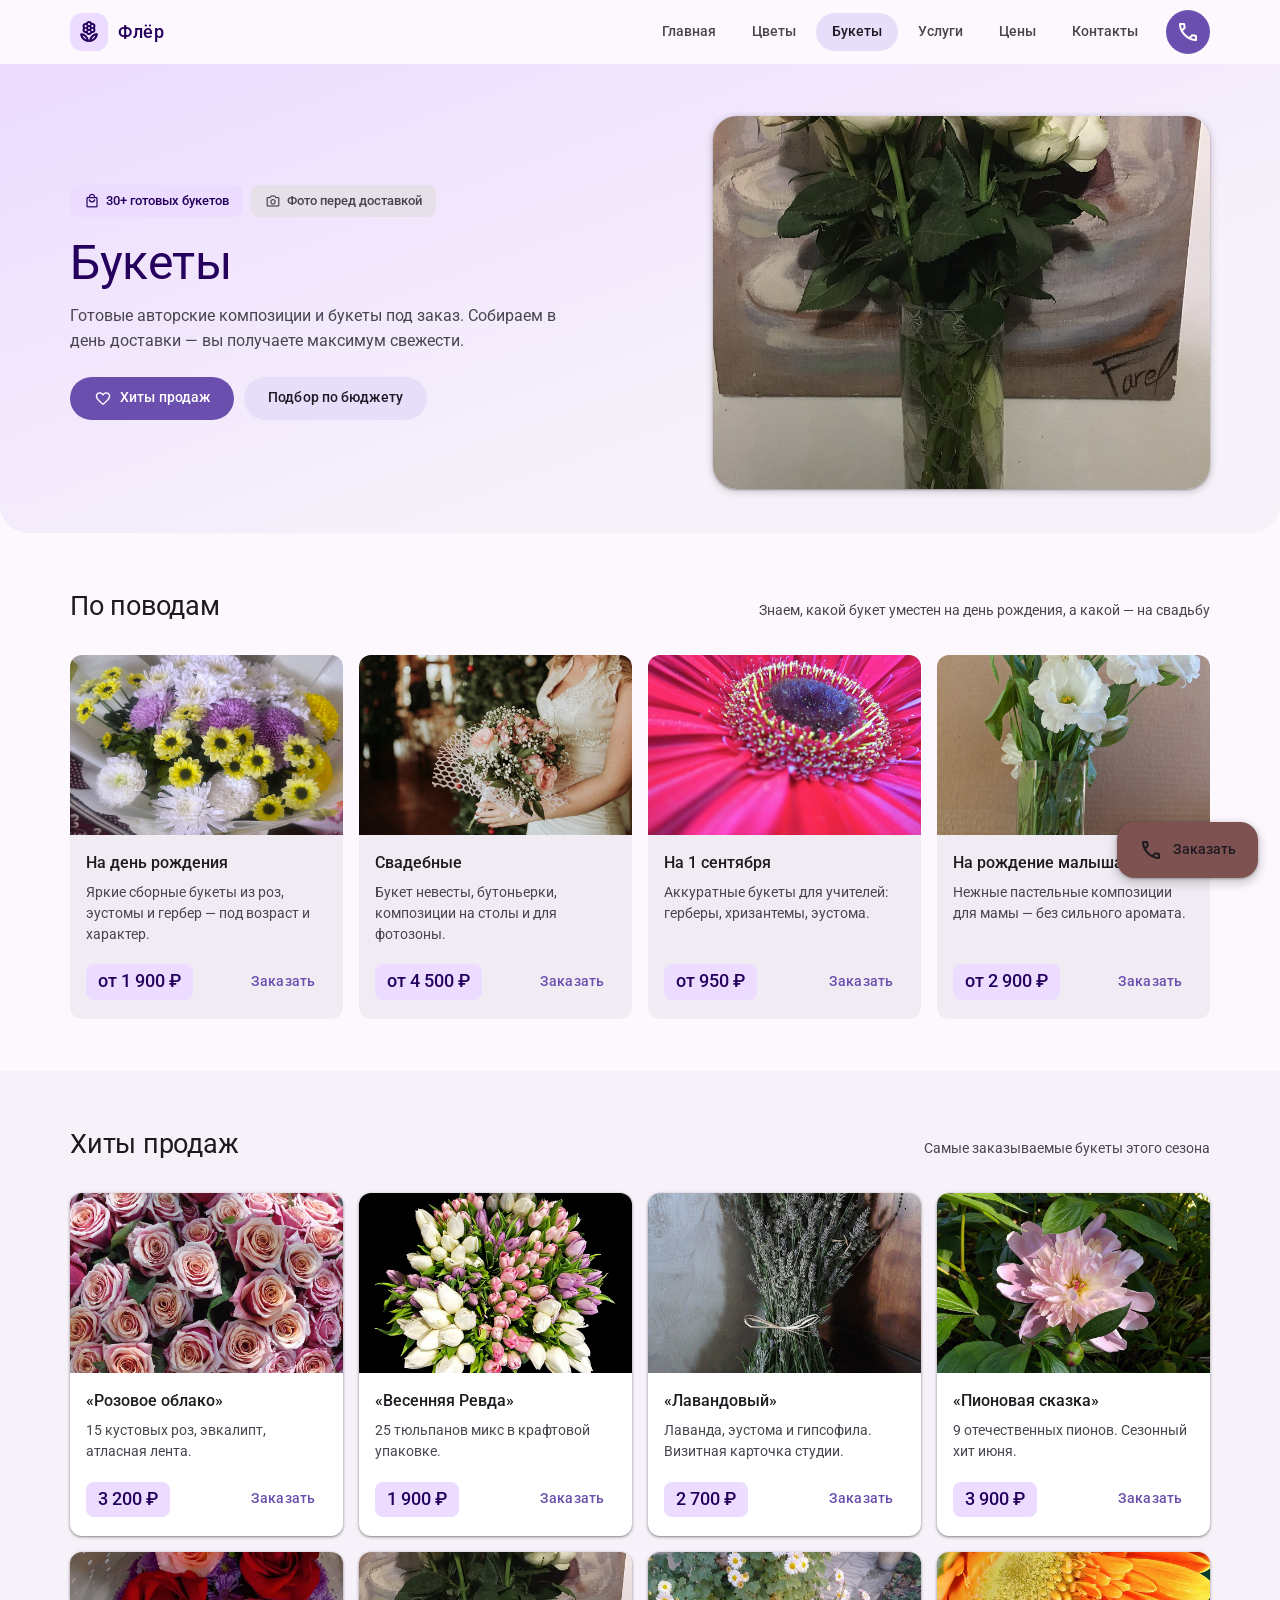
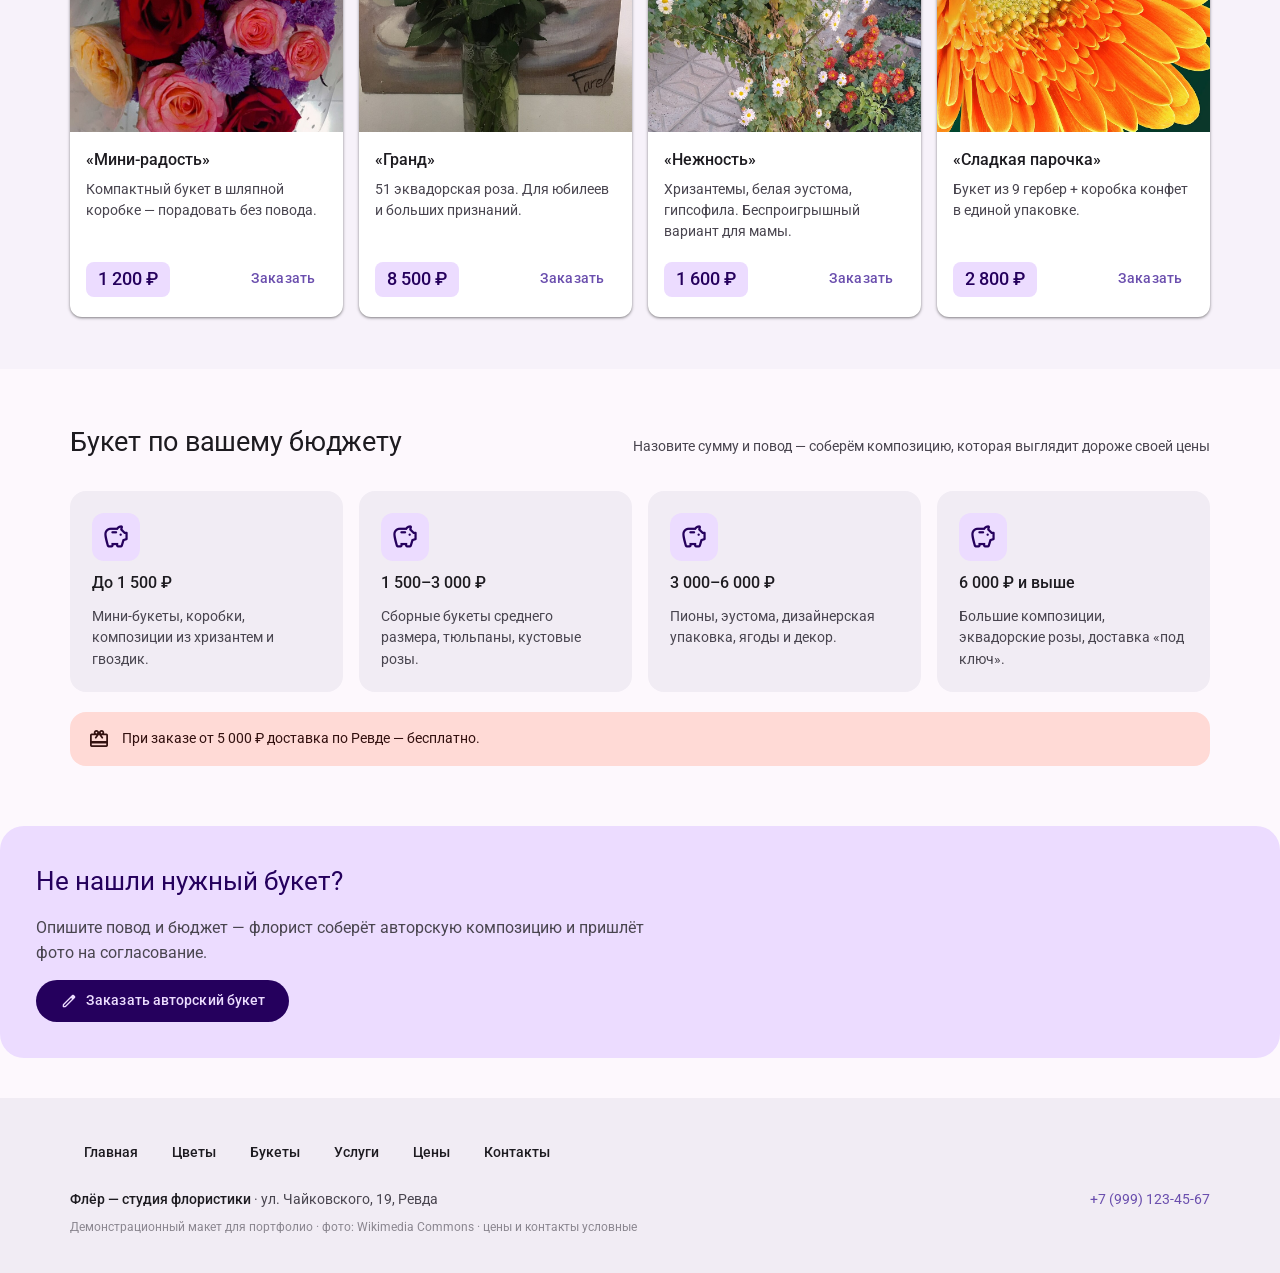
<file: multi/bouquets.html>
﻿<!DOCTYPE html>
<html lang="ru">
<head>
<meta charset="UTF-8">
<meta name="viewport" content="width=device-width, initial-scale=1.0">
<title>Букеты — Флёр, Ревда</title>
<meta name="description" content="Авторские букеты в Ревде: розы, тюльпаны, пионы, композиции в коробках. От 1 200 ₽. Доставка за 60 минут.">
<link rel="preconnect" href="https://fonts.googleapis.com">
<link rel="preconnect" href="https://fonts.gstatic.com" crossorigin>
<link href="https://fonts.googleapis.com/css2?family=Roboto:wght@400;500;700&display=swap" rel="stylesheet">
<link href="https://fonts.googleapis.com/css2?family=Material+Symbols+Rounded:opsz,wght,FILL,GRAD@20..48,300..500,0..1,0" rel="stylesheet">
<link rel="stylesheet" href="style.css">
</head>
<body>

<header class="appbar">
  <div class="appbar-inner">
    <a href="index.html" class="brand">
      <span class="logo-icon"><span class="material-symbols-rounded">local_florist</span></span>
      <b>Флёр</b>
    </a>
    <nav class="md-nav">
      <a href="index.html">Главная</a>
      <a href="flowers.html">Цветы</a>
      <a href="bouquets.html" class="active">Букеты</a>
      <a href="services.html">Услуги</a>
      <a href="prices.html">Цены</a>
      <a href="contacts.html">Контакты</a>
    </nav>
    <a href="tel:+79991234567" class="icon-btn filled" title="Позвонить"><span class="material-symbols-rounded">call</span></a>
  </div>
</header>

<div class="hero">
  <div class="hero-inner">
    <div>
      <div class="chip-row">
        <span class="chip primary"><span class="material-symbols-rounded">local_mall</span>30+ готовых букетов</span>
        <span class="chip"><span class="material-symbols-rounded">photo_camera</span>Фото перед доставкой</span>
      </div>
      <h1>Букеты</h1>
      <p>Готовые авторские композиции и букеты под заказ. Собираем в день доставки — вы получаете максимум свежести.</p>
      <div class="btn-row">
        <a href="#hits" class="btn filled"><span class="material-symbols-rounded">favorite</span>Хиты продаж</a>
        <a href="#budget" class="btn tonal">Подбор по бюджету</a>
      </div>
    </div>
    <div class="hero-img">
      <img src="../img/roses-big.jpg" alt="Большой букет роз">
    </div>
  </div>
</div>

<section id="occasions">
  <div class="container">
    <div class="sec-head">
      <h2>По поводам</h2>
      <span class="body">Знаем, какой букет уместен на день рождения, а какой — на свадьбу</span>
    </div>
    <div class="grid">
      <div class="card filled">
        <div class="card-img"><img src="../img/gift.jpg" alt="Букет на день рождения"></div>
        <div class="card-body">
          <h3>На день рождения</h3>
          <div class="desc">Яркие сборные букеты из роз, эустомы и гербер — под возраст и характер.</div>
          <div class="card-foot"><span class="price">от 1 900 ₽</span><a href="contacts.html" class="btn text">Заказать</a></div>
        </div>
      </div>
      <div class="card filled">
        <div class="card-img"><img src="../img/bride-pink.jpg" alt="Свадебный букет"></div>
        <div class="card-body">
          <h3>Свадебные</h3>
          <div class="desc">Букет невесты, бутоньерки, композиции на столы и для фотозоны.</div>
          <div class="card-foot"><span class="price">от 4 500 ₽</span><a href="contacts.html" class="btn text">Заказать</a></div>
        </div>
      </div>
      <div class="card filled">
        <div class="card-img"><img src="../img/gerbera.jpg" alt="Букет к 1 сентября"></div>
        <div class="card-body">
          <h3>На 1 сентября</h3>
          <div class="desc">Аккуратные букеты для учителей: герберы, хризантемы, эустома.</div>
          <div class="card-foot"><span class="price">от 950 ₽</span><a href="contacts.html" class="btn text">Заказать</a></div>
        </div>
      </div>
      <div class="card filled">
        <div class="card-img"><img src="../img/lisianthus-white.jpg" alt="Букет на рождение малыша"></div>
        <div class="card-body">
          <h3>На рождение малыша</h3>
          <div class="desc">Нежные пастельные композиции для мамы — без сильного аромата.</div>
          <div class="card-foot"><span class="price">от 2 900 ₽</span><a href="contacts.html" class="btn text">Заказать</a></div>
        </div>
      </div>
    </div>
  </div>
</section>

<section id="hits" style="background:var(--md-surface-container-low)">
  <div class="container">
    <div class="sec-head">
      <h2>Хиты продаж</h2>
      <span class="body">Самые заказываемые букеты этого сезона</span>
    </div>
    <div class="grid">
      <div class="card">
        <div class="card-img"><img src="../img/roses-pink.jpg" alt="«Розовое облако»"></div>
        <div class="card-body">
          <h3>«Розовое облако»</h3>
          <div class="desc">15 кустовых роз, эвкалипт, атласная лента.</div>
          <div class="card-foot"><span class="price">3 200 ₽</span><a href="contacts.html" class="btn text">Заказать</a></div>
        </div>
      </div>
      <div class="card">
        <div class="card-img"><img src="../img/tulips-bunch.jpg" alt="«Весенняя Ревда»"></div>
        <div class="card-body">
          <h3>«Весенняя Ревда»</h3>
          <div class="desc">25 тюльпанов микс в крафтовой упаковке.</div>
          <div class="card-foot"><span class="price">1 900 ₽</span><a href="contacts.html" class="btn text">Заказать</a></div>
        </div>
      </div>
      <div class="card">
        <div class="card-img"><img src="../img/lavender.jpg" alt="«Лавандовый»"></div>
        <div class="card-body">
          <h3>«Лавандовый»</h3>
          <div class="desc">Лаванда, эустома и гипсофила. Визитная карточка студии.</div>
          <div class="card-foot"><span class="price">2 700 ₽</span><a href="contacts.html" class="btn text">Заказать</a></div>
        </div>
      </div>
      <div class="card">
        <div class="card-img"><img src="../img/peony.jpg" alt="«Пионовая сказка»"></div>
        <div class="card-body">
          <h3>«Пионовая сказка»</h3>
          <div class="desc">9 отечественных пионов. Сезонный хит июня.</div>
          <div class="card-foot"><span class="price">3 900 ₽</span><a href="contacts.html" class="btn text">Заказать</a></div>
        </div>
      </div>
      <div class="card">
        <div class="card-img"><img src="../img/mini.jpg" alt="«Мини-радость»"></div>
        <div class="card-body">
          <h3>«Мини-радость»</h3>
          <div class="desc">Компактный букет в шляпной коробке — порадовать без повода.</div>
          <div class="card-foot"><span class="price">1 200 ₽</span><a href="contacts.html" class="btn text">Заказать</a></div>
        </div>
      </div>
      <div class="card">
        <div class="card-img"><img src="../img/roses-big.jpg" alt="«Гранд»"></div>
        <div class="card-body">
          <h3>«Гранд»</h3>
          <div class="desc">51 эквадорская роза. Для юбилеев и больших признаний.</div>
          <div class="card-foot"><span class="price">8 500 ₽</span><a href="contacts.html" class="btn text">Заказать</a></div>
        </div>
      </div>
      <div class="card">
        <div class="card-img"><img src="../img/chrys-08.jpg" alt="«Нежность»"></div>
        <div class="card-body">
          <h3>«Нежность»</h3>
          <div class="desc">Хризантемы, белая эустома, гипсофила. Беспроигрышный вариант для мамы.</div>
          <div class="card-foot"><span class="price">1 600 ₽</span><a href="contacts.html" class="btn text">Заказать</a></div>
        </div>
      </div>
      <div class="card">
        <div class="card-img"><img src="../img/gerbera-orange.jpg" alt="«Сладкая парочка»"></div>
        <div class="card-body">
          <h3>«Сладкая парочка»</h3>
          <div class="desc">Букет из 9 гербер + коробка конфет в единой упаковке.</div>
          <div class="card-foot"><span class="price">2 800 ₽</span><a href="contacts.html" class="btn text">Заказать</a></div>
        </div>
      </div>
    </div>
  </div>
</section>

<section id="budget">
  <div class="container">
    <div class="sec-head">
      <h2>Букет по вашему бюджету</h2>
      <span class="body">Назовите сумму и повод — соберём композицию, которая выглядит дороже своей цены</span>
    </div>
    <div class="info-grid">
      <div class="info-item">
        <span class="material-symbols-rounded">savings</span>
        <h3>До 1 500 ₽</h3>
        <p>Мини-букеты, коробки, композиции из хризантем и гвоздик.</p>
      </div>
      <div class="info-item">
        <span class="material-symbols-rounded">savings</span>
        <h3>1 500–3 000 ₽</h3>
        <p>Сборные букеты среднего размера, тюльпаны, кустовые розы.</p>
      </div>
      <div class="info-item">
        <span class="material-symbols-rounded">savings</span>
        <h3>3 000–6 000 ₽</h3>
        <p>Пионы, эустома, дизайнерская упаковка, ягоды и декор.</p>
      </div>
      <div class="info-item">
        <span class="material-symbols-rounded">savings</span>
        <h3>6 000 ₽ и выше</h3>
        <p>Большие композиции, эквадорские розы, доставка «под ключ».</p>
      </div>
    </div>
    <div class="note">
      <span class="material-symbols-rounded">redeem</span>
      <div>При заказе от 5 000 ₽ доставка по Ревде — бесплатно.</div>
    </div>
  </div>
</section>

<div class="banner">
  <h2>Не нашли нужный букет?</h2>
  <p>Опишите повод и бюджет — флорист соберёт авторскую композицию и пришлёт фото на согласование.</p>
  <div class="btn-row">
    <a href="contacts.html" class="btn filled"><span class="material-symbols-rounded">edit</span>Заказать авторский букет</a>
  </div>
</div>

<a href="tel:+79991234567" class="fab">
  <span class="material-symbols-rounded">call</span><span class="txt">Заказать</span>
</a>

<footer>
  <div class="container">
    <div class="menu">
      <a href="index.html">Главная</a>
      <a href="flowers.html">Цветы</a>
      <a href="bouquets.html">Букеты</a>
      <a href="services.html">Услуги</a>
      <a href="prices.html">Цены</a>
      <a href="contacts.html">Контакты</a>
    </div>
    <div class="fin">
      <span><b>Флёр — студия флористики</b> · ул. Чайковского, 19, Ревда</span>
      <a href="tel:+79991234567">+7 (999) 123-45-67</a>
    </div>
    <p class="demo-note">Демонстрационный макет для портфолио · фото: Wikimedia Commons · цены и контакты условные</p>
  </div>
</footer>

<script>
  const bar=document.querySelector('.appbar');
  addEventListener('scroll',()=>bar.classList.toggle('scrolled',scrollY>8),{passive:true});
</script>

</body>
</html>
</file>
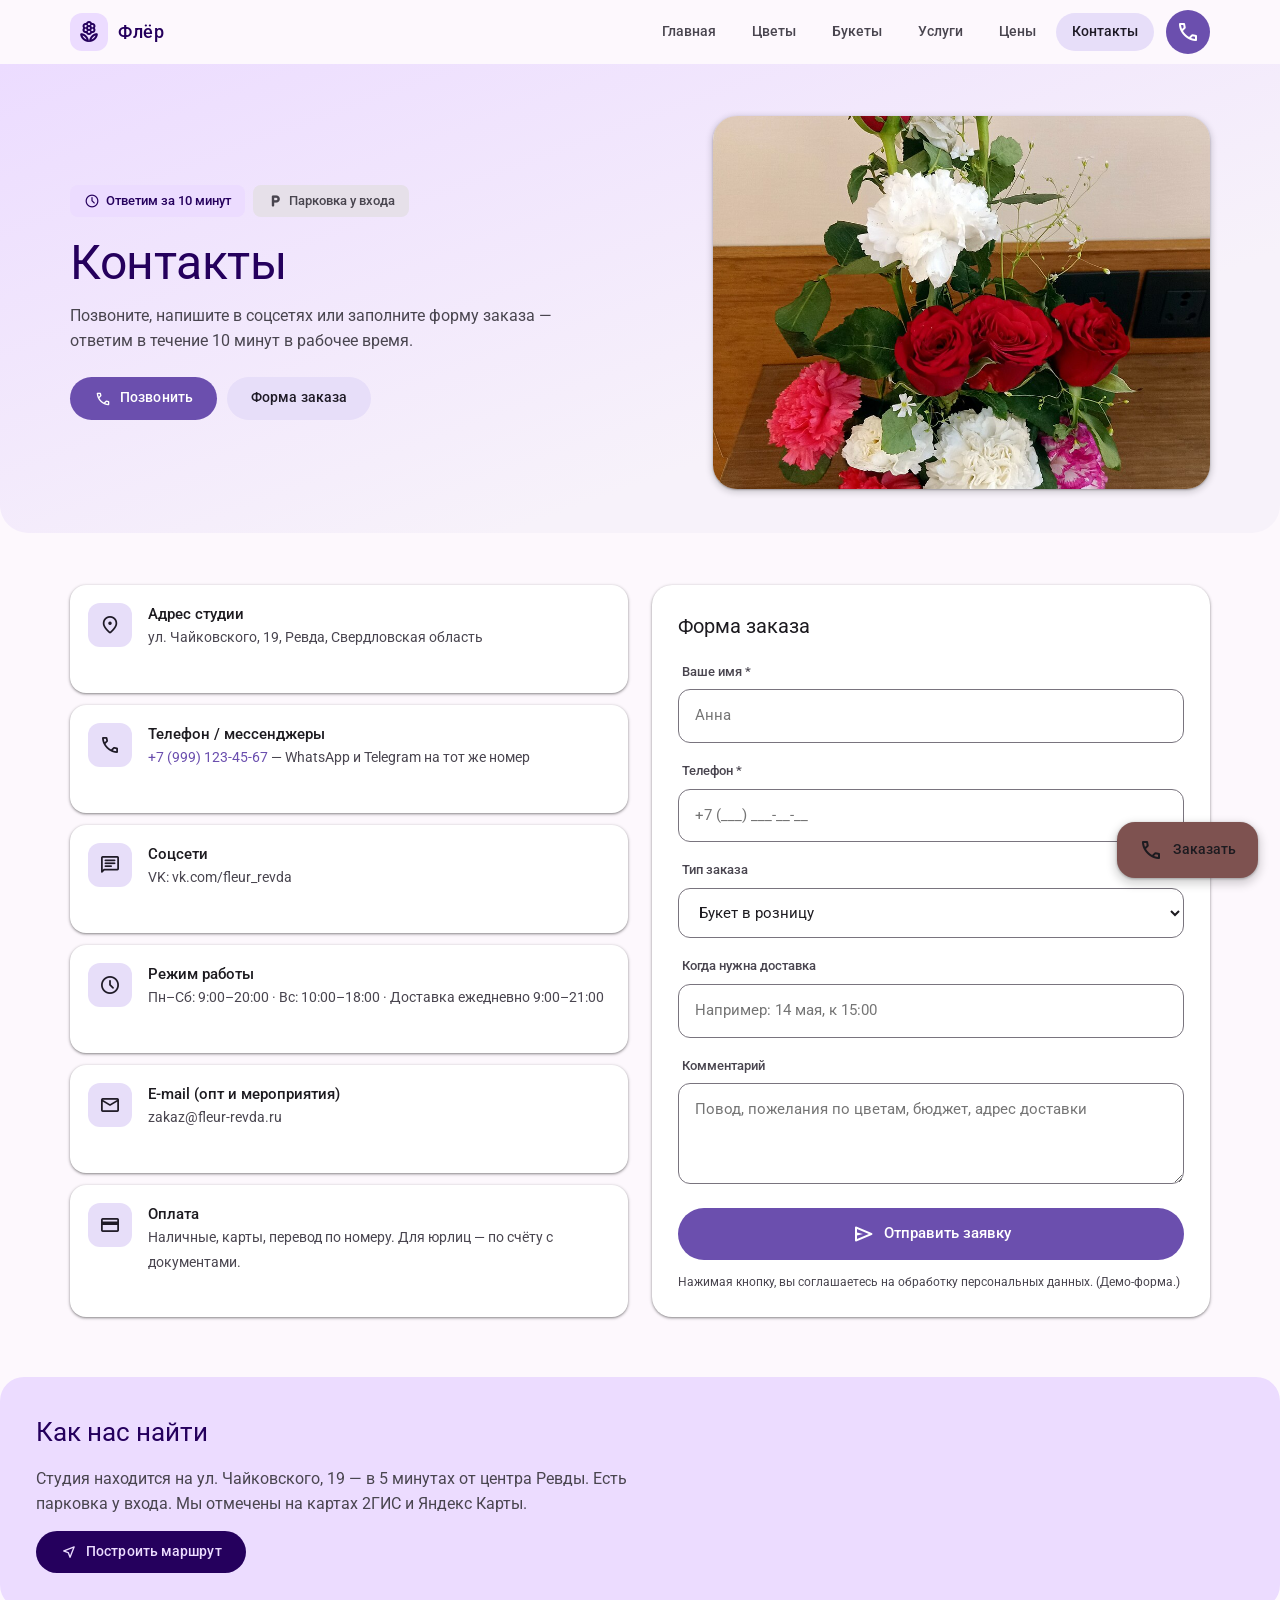
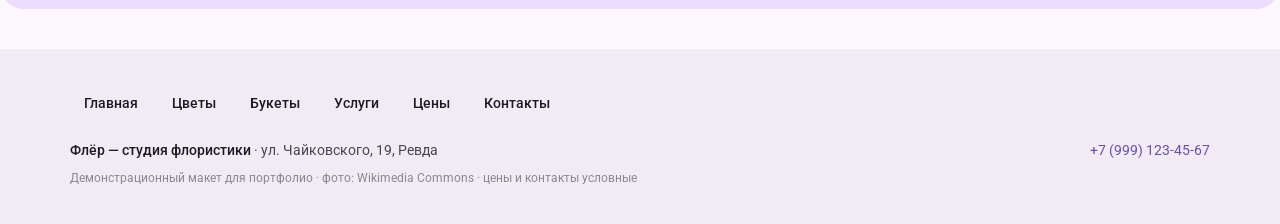
<file: multi/contacts.html>
﻿<!DOCTYPE html>
<html lang="ru">
<head>
<meta charset="UTF-8">
<meta name="viewport" content="width=device-width, initial-scale=1.0">
<title>Контакты — Флёр, Ревда</title>
<meta name="description" content="Контакты студии флористики «Флёр» в Ревде: адрес, телефон, режим работы, форма заказа букета.">
<link rel="preconnect" href="https://fonts.googleapis.com">
<link rel="preconnect" href="https://fonts.gstatic.com" crossorigin>
<link href="https://fonts.googleapis.com/css2?family=Roboto:wght@400;500;700&display=swap" rel="stylesheet">
<link href="https://fonts.googleapis.com/css2?family=Material+Symbols+Rounded:opsz,wght,FILL,GRAD@20..48,300..500,0..1,0" rel="stylesheet">
<link rel="stylesheet" href="style.css">
</head>
<body>

<header class="appbar">
  <div class="appbar-inner">
    <a href="index.html" class="brand">
      <span class="logo-icon"><span class="material-symbols-rounded">local_florist</span></span>
      <b>Флёр</b>
    </a>
    <nav class="md-nav">
      <a href="index.html">Главная</a>
      <a href="flowers.html">Цветы</a>
      <a href="bouquets.html">Букеты</a>
      <a href="services.html">Услуги</a>
      <a href="prices.html">Цены</a>
      <a href="contacts.html" class="active">Контакты</a>
    </nav>
    <a href="tel:+79991234567" class="icon-btn filled" title="Позвонить"><span class="material-symbols-rounded">call</span></a>
  </div>
</header>

<div class="hero">
  <div class="hero-inner">
    <div>
      <div class="chip-row">
        <span class="chip primary"><span class="material-symbols-rounded">schedule</span>Ответим за 10 минут</span>
        <span class="chip"><span class="material-symbols-rounded">local_parking</span>Парковка у входа</span>
      </div>
      <h1>Контакты</h1>
      <p>Позвоните, напишите в соцсетях или заполните форму заказа — ответим в течение 10 минут в рабочее время.</p>
      <div class="btn-row">
        <a href="tel:+79991234567" class="btn filled"><span class="material-symbols-rounded">call</span>Позвонить</a>
        <a href="#order" class="btn tonal">Форма заказа</a>
      </div>
    </div>
    <div class="hero-img">
      <img src="../img/rose-carnation.jpg" alt="Букет из роз и гвоздик">
    </div>
  </div>
</div>

<section id="order">
  <div class="container">
    <div class="contacts-wrap">
      <div class="contact-list">
        <div class="contact-item">
          <span class="material-symbols-rounded">location_on</span>
          <div><b>Адрес студии</b>
            <span class="v">ул. Чайковского, 19, Ревда, Свердловская область</span></div>
        </div>
        <div class="contact-item">
          <span class="material-symbols-rounded">call</span>
          <div><b>Телефон / мессенджеры</b>
            <span class="v"><a href="tel:+79991234567">+7 (999) 123-45-67</a> — WhatsApp и Telegram на тот же номер</span></div>
        </div>
        <div class="contact-item">
          <span class="material-symbols-rounded">chat</span>
          <div><b>Соцсети</b>
            <span class="v">VK: vk.com/fleur_revda</span></div>
        </div>
        <div class="contact-item">
          <span class="material-symbols-rounded">schedule</span>
          <div><b>Режим работы</b>
            <span class="v">Пн–Сб: 9:00–20:00 · Вс: 10:00–18:00 · Доставка ежедневно 9:00–21:00</span></div>
        </div>
        <div class="contact-item">
          <span class="material-symbols-rounded">mail</span>
          <div><b>E-mail (опт и мероприятия)</b>
            <span class="v">zakaz@fleur-revda.ru</span></div>
        </div>
        <div class="contact-item">
          <span class="material-symbols-rounded">credit_card</span>
          <div><b>Оплата</b>
            <span class="v">Наличные, карты, перевод по номеру. Для юрлиц — по счёту с документами.</span></div>
        </div>
      </div>

      <form class="order-form" onsubmit="alert('Спасибо! (демо-форма, заявка никуда не отправляется)');return false">
        <h3>Форма заказа</h3>
        <div class="field">
          <label for="name">Ваше имя *</label>
          <input id="name" type="text" placeholder="Анна" required>
        </div>
        <div class="field">
          <label for="phone">Телефон *</label>
          <input id="phone" type="tel" placeholder="+7 (___) ___-__-__" required>
        </div>
        <div class="field">
          <label for="type">Тип заказа</label>
          <select id="type">
            <option>Букет в розницу</option>
            <option>Цветы оптом (от 15 шт.)</option>
            <option>Доставка цветов</option>
            <option>Оформление мероприятия</option>
            <option>Подписка на букеты</option>
          </select>
        </div>
        <div class="field">
          <label for="when">Когда нужна доставка</label>
          <input id="when" type="text" placeholder="Например: 14 мая, к 15:00">
        </div>
        <div class="field">
          <label for="comment">Комментарий</label>
          <textarea id="comment" rows="3" placeholder="Повод, пожелания по цветам, бюджет, адрес доставки"></textarea>
        </div>
        <button type="submit" class="submit-btn">
          <span class="material-symbols-rounded">send</span>Отправить заявку
        </button>
        <p style="font-size:.78rem;color:var(--md-on-surface-variant);margin-top:12px">
          Нажимая кнопку, вы соглашаетесь на обработку персональных данных. (Демо-форма.)
        </p>
      </form>
    </div>
  </div>
</section>

<div class="banner">
  <h2>Как нас найти</h2>
  <p>Студия находится на ул. Чайковского, 19 — в 5 минутах от центра Ревды. Есть парковка у входа. Мы отмечены на картах 2ГИС и Яндекс Карты.</p>
  <div class="btn-row">
    <a href="tel:+79991234567" class="btn filled"><span class="material-symbols-rounded">near_me</span>Построить маршрут</a>
  </div>
</div>

<a href="tel:+79991234567" class="fab">
  <span class="material-symbols-rounded">call</span><span class="txt">Заказать</span>
</a>

<footer>
  <div class="container">
    <div class="menu">
      <a href="index.html">Главная</a>
      <a href="flowers.html">Цветы</a>
      <a href="bouquets.html">Букеты</a>
      <a href="services.html">Услуги</a>
      <a href="prices.html">Цены</a>
      <a href="contacts.html">Контакты</a>
    </div>
    <div class="fin">
      <span><b>Флёр — студия флористики</b> · ул. Чайковского, 19, Ревда</span>
      <a href="tel:+79991234567">+7 (999) 123-45-67</a>
    </div>
    <p class="demo-note">Демонстрационный макет для портфолио · фото: Wikimedia Commons · цены и контакты условные</p>
  </div>
</footer>

<script>
  const bar=document.querySelector('.appbar');
  addEventListener('scroll',()=>bar.classList.toggle('scrolled',scrollY>8),{passive:true});
</script>

</body>
</html>
</file>
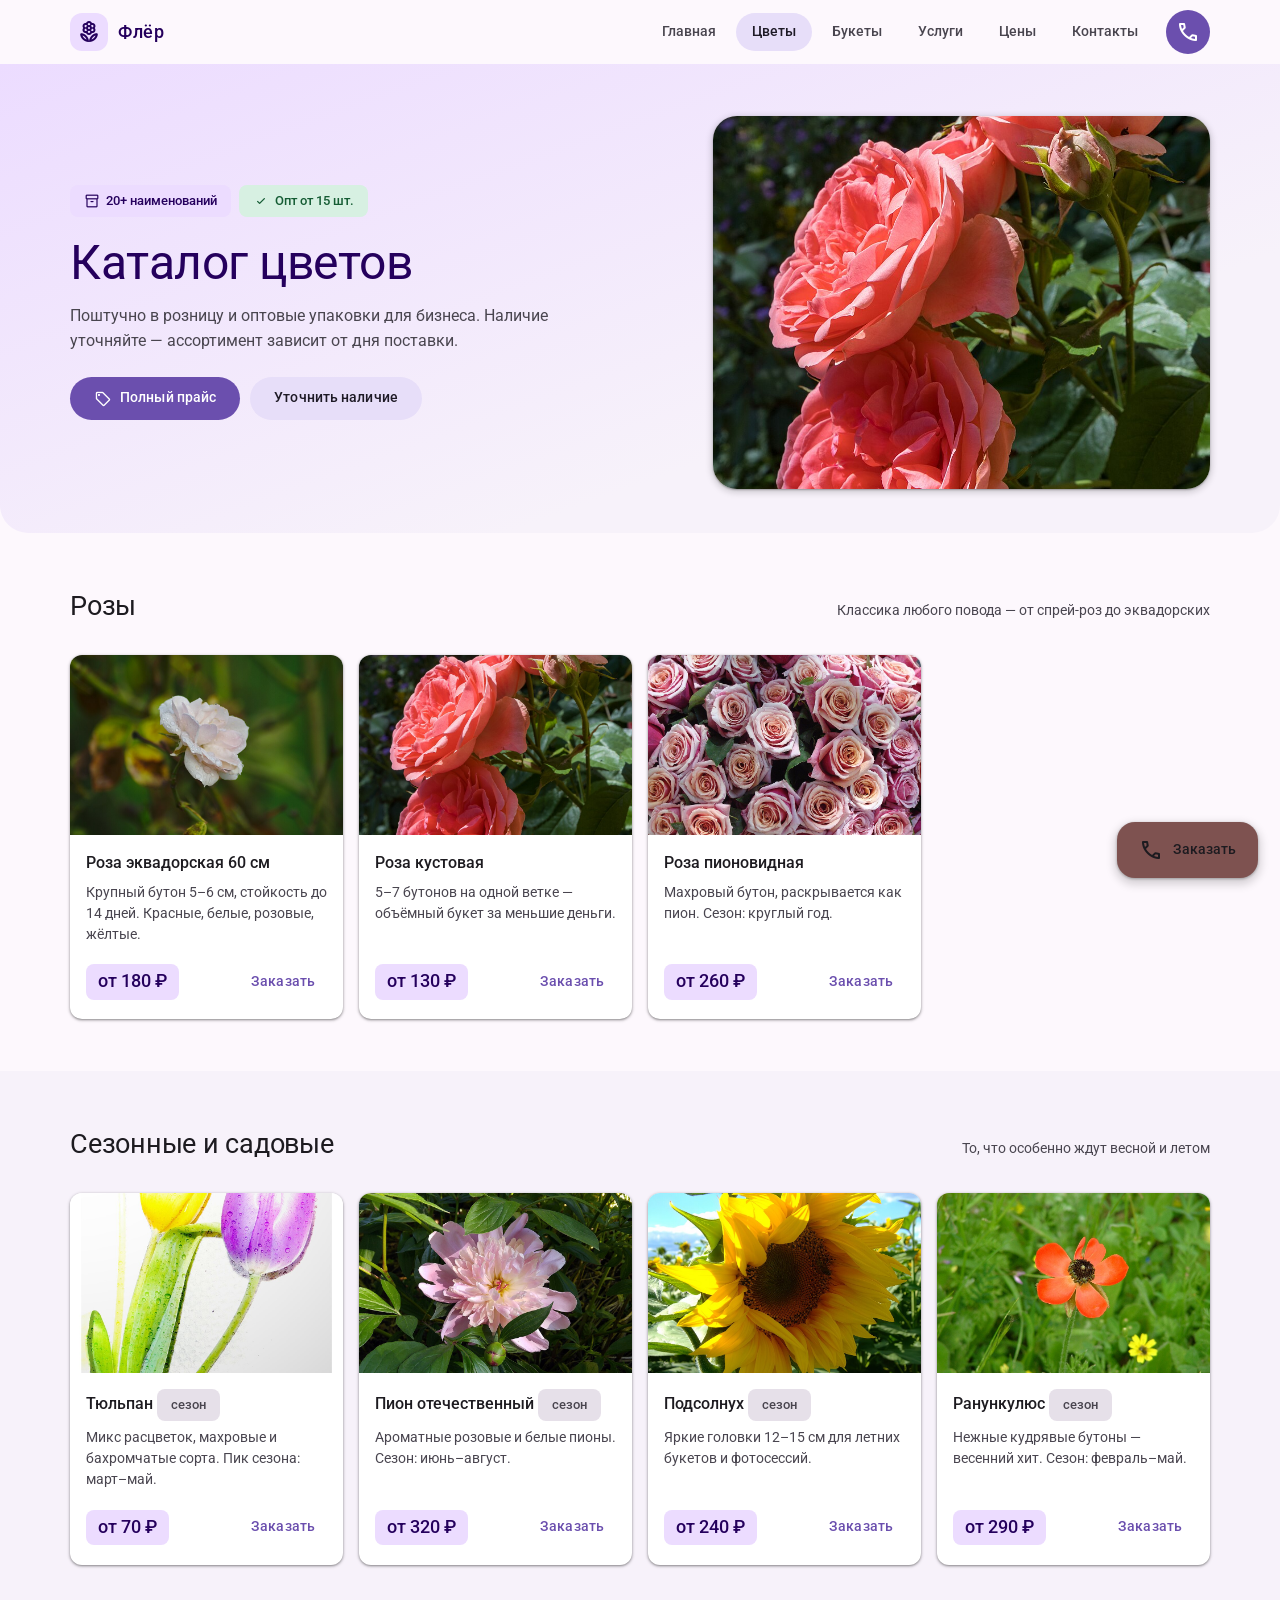
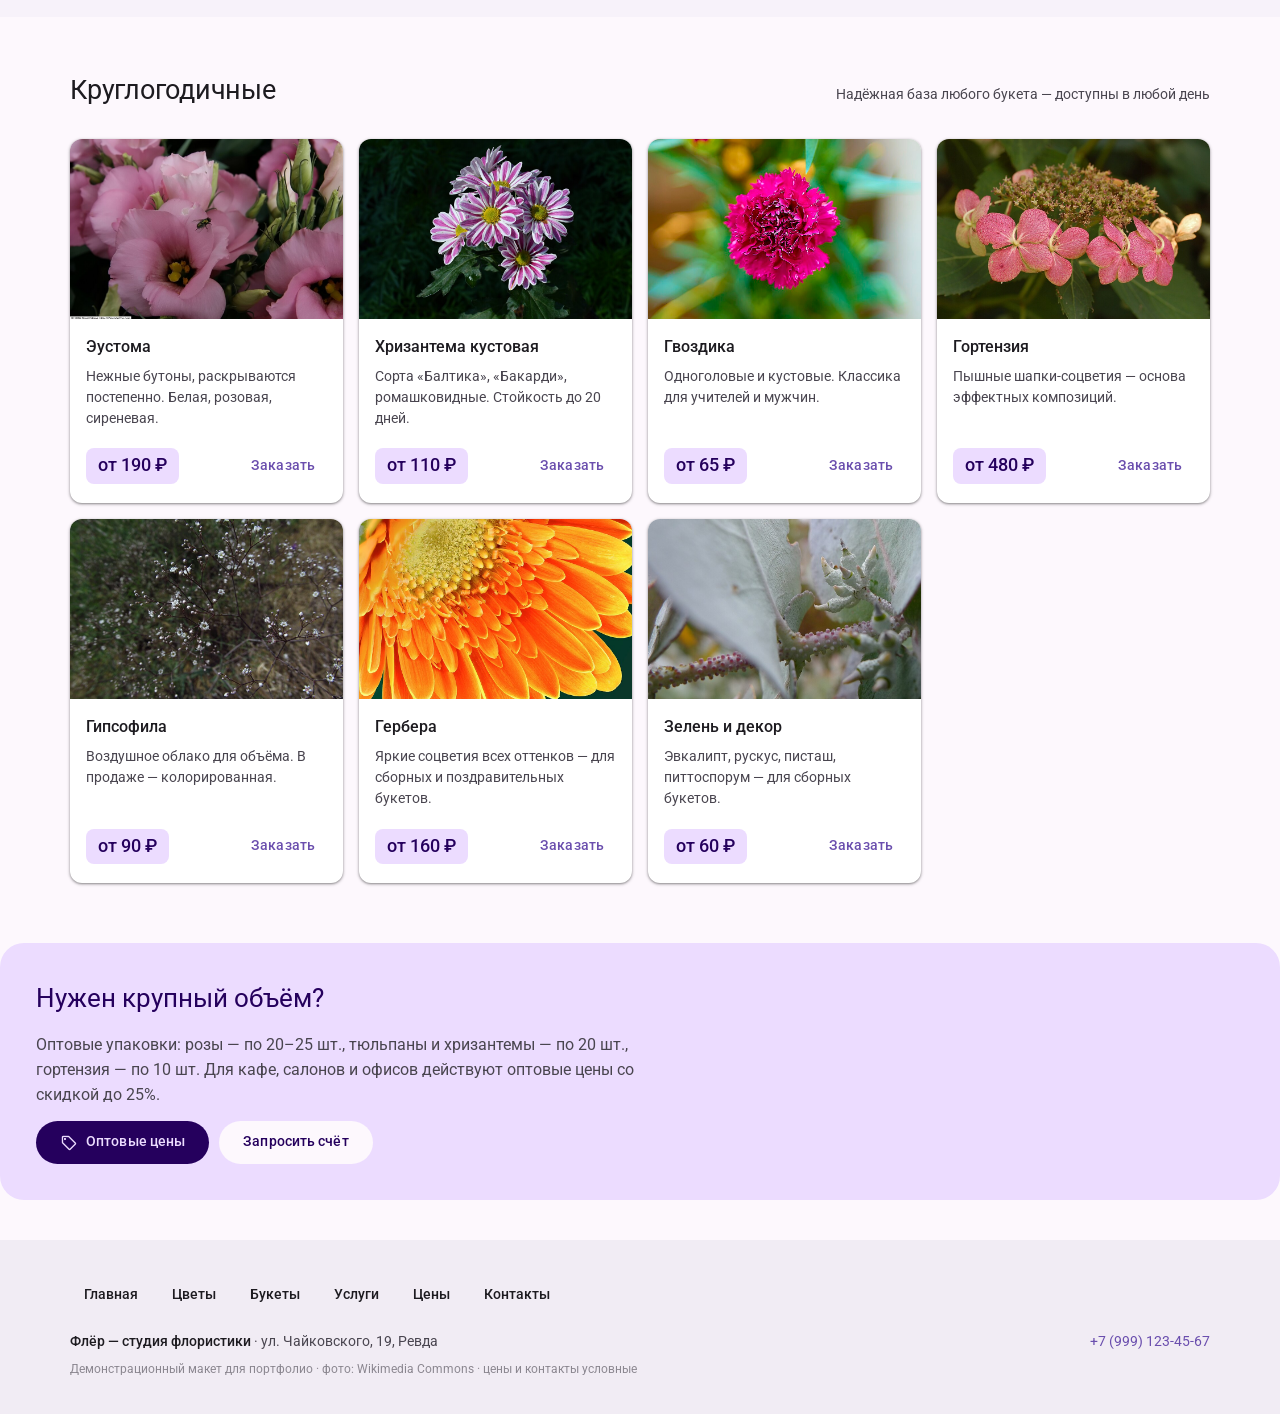
<file: multi/flowers.html>
﻿<!DOCTYPE html>
<html lang="ru">
<head>
<meta charset="UTF-8">
<meta name="viewport" content="width=device-width, initial-scale=1.0">
<title>Каталог цветов — Флёр, Ревда</title>
<meta name="description" content="Свежие цветы в Ревде: розы, тюльпаны, пионы, хризантемы, эустома, гвоздики, гортензии. Поштучно и оптом.">
<link rel="preconnect" href="https://fonts.googleapis.com">
<link rel="preconnect" href="https://fonts.gstatic.com" crossorigin>
<link href="https://fonts.googleapis.com/css2?family=Roboto:wght@400;500;700&display=swap" rel="stylesheet">
<link href="https://fonts.googleapis.com/css2?family=Material+Symbols+Rounded:opsz,wght,FILL,GRAD@20..48,300..500,0..1,0" rel="stylesheet">
<link rel="stylesheet" href="style.css">
</head>
<body>

<header class="appbar">
  <div class="appbar-inner">
    <a href="index.html" class="brand">
      <span class="logo-icon"><span class="material-symbols-rounded">local_florist</span></span>
      <b>Флёр</b>
    </a>
    <nav class="md-nav">
      <a href="index.html">Главная</a>
      <a href="flowers.html" class="active">Цветы</a>
      <a href="bouquets.html">Букеты</a>
      <a href="services.html">Услуги</a>
      <a href="prices.html">Цены</a>
      <a href="contacts.html">Контакты</a>
    </nav>
    <a href="tel:+79991234567" class="icon-btn filled" title="Позвонить"><span class="material-symbols-rounded">call</span></a>
  </div>
</header>

<div class="hero">
  <div class="hero-inner">
    <div>
      <div class="chip-row">
        <span class="chip primary"><span class="material-symbols-rounded">inventory_2</span>20+ наименований</span>
        <span class="chip green"><span class="material-symbols-rounded">check</span>Опт от 15 шт.</span>
      </div>
      <h1>Каталог цветов</h1>
      <p>Поштучно в розницу и оптовые упаковки для бизнеса. Наличие уточняйте — ассортимент зависит от дня поставки.</p>
      <div class="btn-row">
        <a href="prices.html" class="btn filled"><span class="material-symbols-rounded">sell</span>Полный прайс</a>
        <a href="contacts.html" class="btn tonal">Уточнить наличие</a>
      </div>
    </div>
    <div class="hero-img">
      <img src="../img/roses-double.jpg" alt="Кустовые розы">
    </div>
  </div>
</div>

<section>
  <div class="container">
    <div class="sec-head">
      <h2>Розы</h2>
      <span class="body">Классика любого повода — от спрей-роз до эквадорских</span>
    </div>
    <div class="grid">
      <div class="card">
        <div class="card-img"><img src="../img/rose-rain.jpg" alt="Роза эквадорская"></div>
        <div class="card-body">
          <h3>Роза эквадорская 60 см</h3>
          <div class="desc">Крупный бутон 5–6 см, стойкость до 14 дней. Красные, белые, розовые, жёлтые.</div>
          <div class="card-foot"><span class="price">от 180 ₽</span><a href="contacts.html" class="btn text">Заказать</a></div>
        </div>
      </div>
      <div class="card">
        <div class="card-img"><img src="../img/roses-double.jpg" alt="Роза кустовая"></div>
        <div class="card-body">
          <h3>Роза кустовая</h3>
          <div class="desc">5–7 бутонов на одной ветке — объёмный букет за меньшие деньги.</div>
          <div class="card-foot"><span class="price">от 130 ₽</span><a href="contacts.html" class="btn text">Заказать</a></div>
        </div>
      </div>
      <div class="card">
        <div class="card-img"><img src="../img/roses-pink.jpg" alt="Роза пионовидная"></div>
        <div class="card-body">
          <h3>Роза пионовидная</h3>
          <div class="desc">Махровый бутон, раскрывается как пион. Сезон: круглый год.</div>
          <div class="card-foot"><span class="price">от 260 ₽</span><a href="contacts.html" class="btn text">Заказать</a></div>
        </div>
      </div>
    </div>
  </div>
</section>

<section style="background:var(--md-surface-container-low)">
  <div class="container">
    <div class="sec-head">
      <h2>Сезонные и садовые</h2>
      <span class="body">То, что особенно ждут весной и летом</span>
    </div>
    <div class="grid">
      <div class="card">
        <div class="card-img"><img src="../img/tulips-tall.jpg" alt="Тюльпаны"></div>
        <div class="card-body">
          <h3>Тюльпан <span class="chip">сезон</span></h3>
          <div class="desc">Микс расцветок, махровые и бахромчатые сорта. Пик сезона: март–май.</div>
          <div class="card-foot"><span class="price">от 70 ₽</span><a href="contacts.html" class="btn text">Заказать</a></div>
        </div>
      </div>
      <div class="card">
        <div class="card-img"><img src="../img/peony.jpg" alt="Пион"></div>
        <div class="card-body">
          <h3>Пион отечественный <span class="chip">сезон</span></h3>
          <div class="desc">Ароматные розовые и белые пионы. Сезон: июнь–август.</div>
          <div class="card-foot"><span class="price">от 320 ₽</span><a href="contacts.html" class="btn text">Заказать</a></div>
        </div>
      </div>
      <div class="card">
        <div class="card-img"><img src="../img/sunflower.jpg" alt="Подсолнух"></div>
        <div class="card-body">
          <h3>Подсолнух <span class="chip">сезон</span></h3>
          <div class="desc">Яркие головки 12–15 см для летних букетов и фотосессий.</div>
          <div class="card-foot"><span class="price">от 240 ₽</span><a href="contacts.html" class="btn text">Заказать</a></div>
        </div>
      </div>
      <div class="card">
        <div class="card-img"><img src="../img/ranunculus.jpg" alt="Ранункулюс"></div>
        <div class="card-body">
          <h3>Ранункулюс <span class="chip">сезон</span></h3>
          <div class="desc">Нежные кудрявые бутоны — весенний хит. Сезон: февраль–май.</div>
          <div class="card-foot"><span class="price">от 290 ₽</span><a href="contacts.html" class="btn text">Заказать</a></div>
        </div>
      </div>
    </div>
  </div>
</section>

<section>
  <div class="container">
    <div class="sec-head">
      <h2>Круглогодичные</h2>
      <span class="body">Надёжная база любого букета — доступны в любой день</span>
    </div>
    <div class="grid">
      <div class="card">
        <div class="card-img"><img src="../img/eustoma-pink.jpg" alt="Эустома"></div>
        <div class="card-body">
          <h3>Эустома</h3>
          <div class="desc">Нежные бутоны, раскрываются постепенно. Белая, розовая, сиреневая.</div>
          <div class="card-foot"><span class="price">от 190 ₽</span><a href="contacts.html" class="btn text">Заказать</a></div>
        </div>
      </div>
      <div class="card">
        <div class="card-img"><img src="../img/chrys-bicolor.jpg" alt="Хризантема"></div>
        <div class="card-body">
          <h3>Хризантема кустовая</h3>
          <div class="desc">Сорта «Балтика», «Бакарди», ромашковидные. Стойкость до 20 дней.</div>
          <div class="card-foot"><span class="price">от 110 ₽</span><a href="contacts.html" class="btn text">Заказать</a></div>
        </div>
      </div>
      <div class="card">
        <div class="card-img"><img src="../img/carnation.jpg" alt="Гвоздика"></div>
        <div class="card-body">
          <h3>Гвоздика</h3>
          <div class="desc">Одноголовые и кустовые. Классика для учителей и мужчин.</div>
          <div class="card-foot"><span class="price">от 65 ₽</span><a href="contacts.html" class="btn text">Заказать</a></div>
        </div>
      </div>
      <div class="card">
        <div class="card-img"><img src="../img/hydrangea.jpg" alt="Гортензия"></div>
        <div class="card-body">
          <h3>Гортензия</h3>
          <div class="desc">Пышные шапки-соцветия — основа эффектных композиций.</div>
          <div class="card-foot"><span class="price">от 480 ₽</span><a href="contacts.html" class="btn text">Заказать</a></div>
        </div>
      </div>
      <div class="card">
        <div class="card-img"><img src="../img/gypsophila.jpg" alt="Гипсофила"></div>
        <div class="card-body">
          <h3>Гипсофила</h3>
          <div class="desc">Воздушное облако для объёма. В продаже — колорированная.</div>
          <div class="card-foot"><span class="price">от 90 ₽</span><a href="contacts.html" class="btn text">Заказать</a></div>
        </div>
      </div>
      <div class="card">
        <div class="card-img"><img src="../img/gerbera-orange.jpg" alt="Гербера"></div>
        <div class="card-body">
          <h3>Гербера</h3>
          <div class="desc">Яркие соцветия всех оттенков — для сборных и поздравительных букетов.</div>
          <div class="card-foot"><span class="price">от 160 ₽</span><a href="contacts.html" class="btn text">Заказать</a></div>
        </div>
      </div>
      <div class="card">
        <div class="card-img"><img src="../img/eucalyptus.jpg" alt="Эвкалипт и зелень"></div>
        <div class="card-body">
          <h3>Зелень и декор</h3>
          <div class="desc">Эвкалипт, рускус, писташ, питтоспорум — для сборных букетов.</div>
          <div class="card-foot"><span class="price">от 60 ₽</span><a href="contacts.html" class="btn text">Заказать</a></div>
        </div>
      </div>
    </div>
  </div>
</section>

<div class="banner">
  <h2>Нужен крупный объём?</h2>
  <p>Оптовые упаковки: розы — по 20–25 шт., тюльпаны и хризантемы — по 20 шт., гортензия — по 10 шт. Для кафе, салонов и офисов действуют оптовые цены со скидкой до 25%.</p>
  <div class="btn-row">
    <a href="prices.html" class="btn filled"><span class="material-symbols-rounded">sell</span>Оптовые цены</a>
    <a href="contacts.html" class="btn tonal">Запросить счёт</a>
  </div>
</div>

<a href="tel:+79991234567" class="fab">
  <span class="material-symbols-rounded">call</span><span class="txt">Заказать</span>
</a>

<footer>
  <div class="container">
    <div class="menu">
      <a href="index.html">Главная</a>
      <a href="flowers.html">Цветы</a>
      <a href="bouquets.html">Букеты</a>
      <a href="services.html">Услуги</a>
      <a href="prices.html">Цены</a>
      <a href="contacts.html">Контакты</a>
    </div>
    <div class="fin">
      <span><b>Флёр — студия флористики</b> · ул. Чайковского, 19, Ревда</span>
      <a href="tel:+79991234567">+7 (999) 123-45-67</a>
    </div>
    <p class="demo-note">Демонстрационный макет для портфолио · фото: Wikimedia Commons · цены и контакты условные</p>
  </div>
</footer>

<script>
  const bar=document.querySelector('.appbar');
  addEventListener('scroll',()=>bar.classList.toggle('scrolled',scrollY>8),{passive:true});
</script>

</body>
</html>
</file>
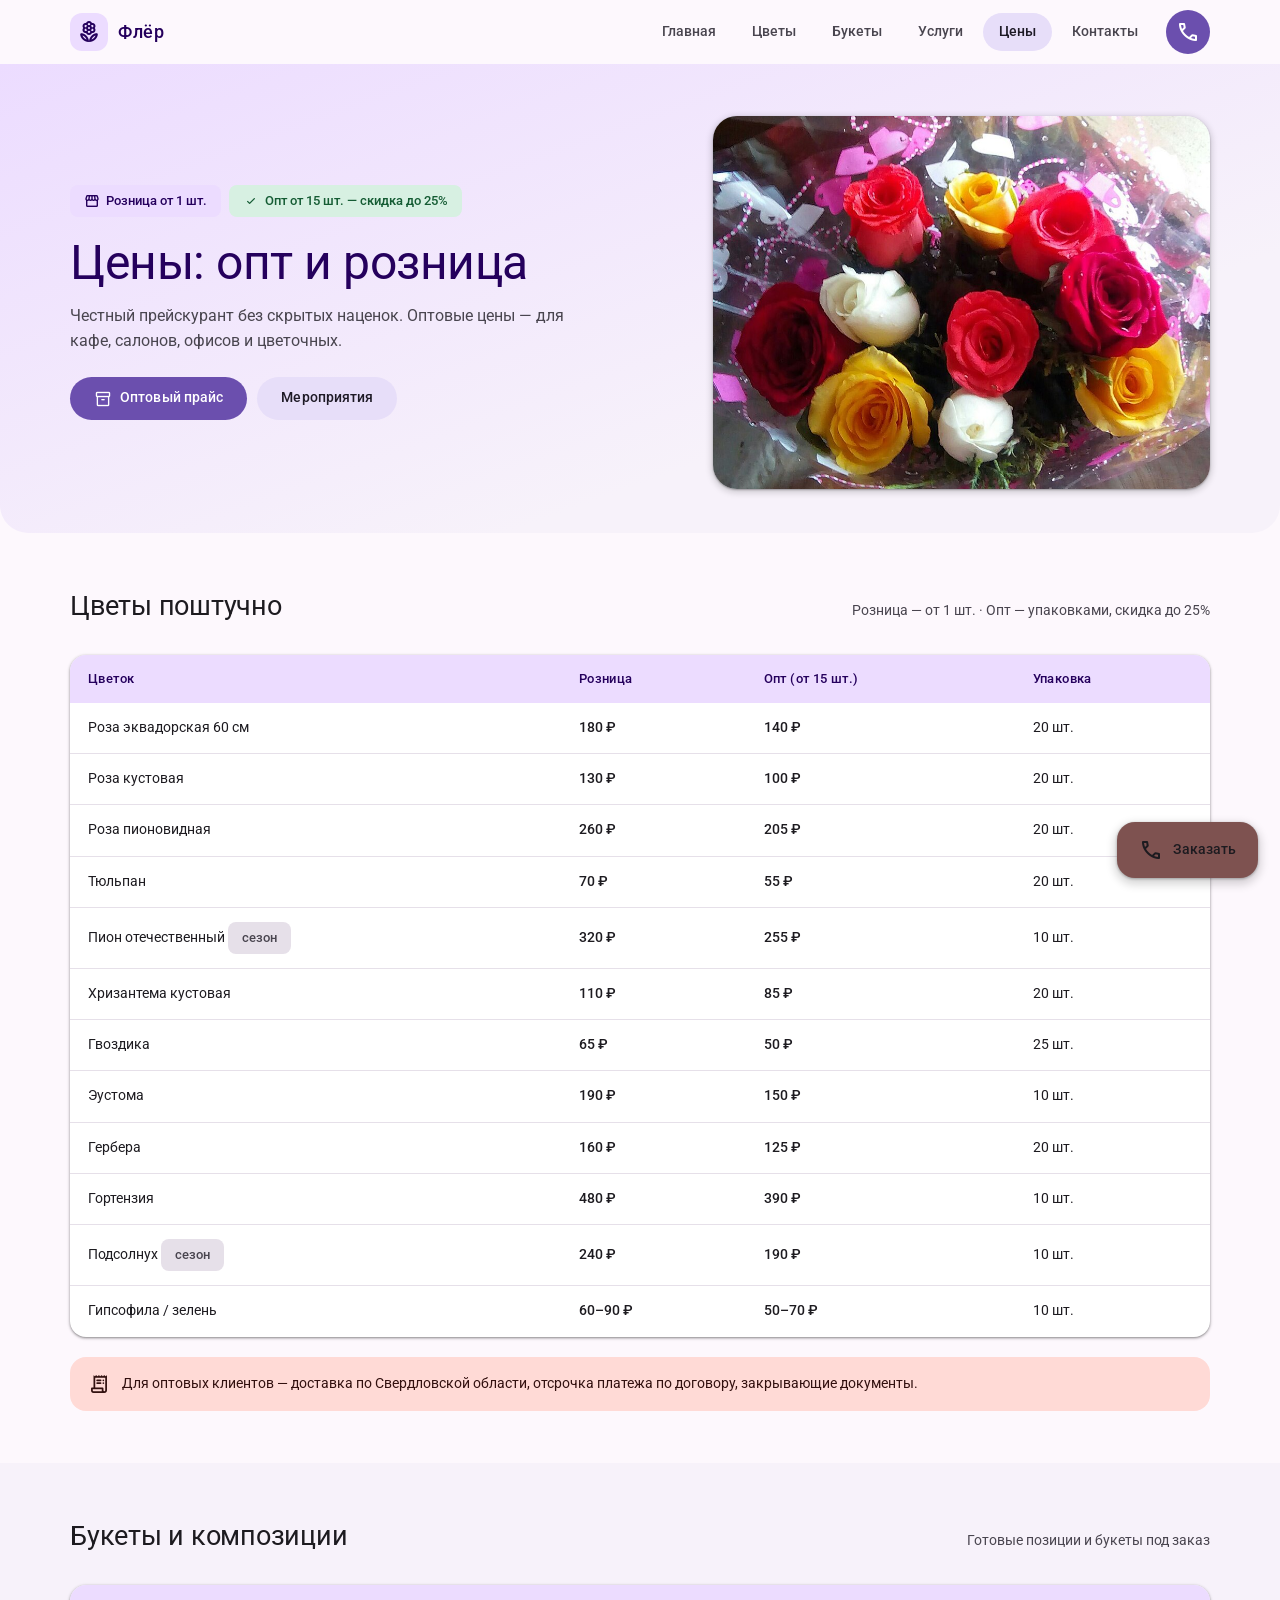
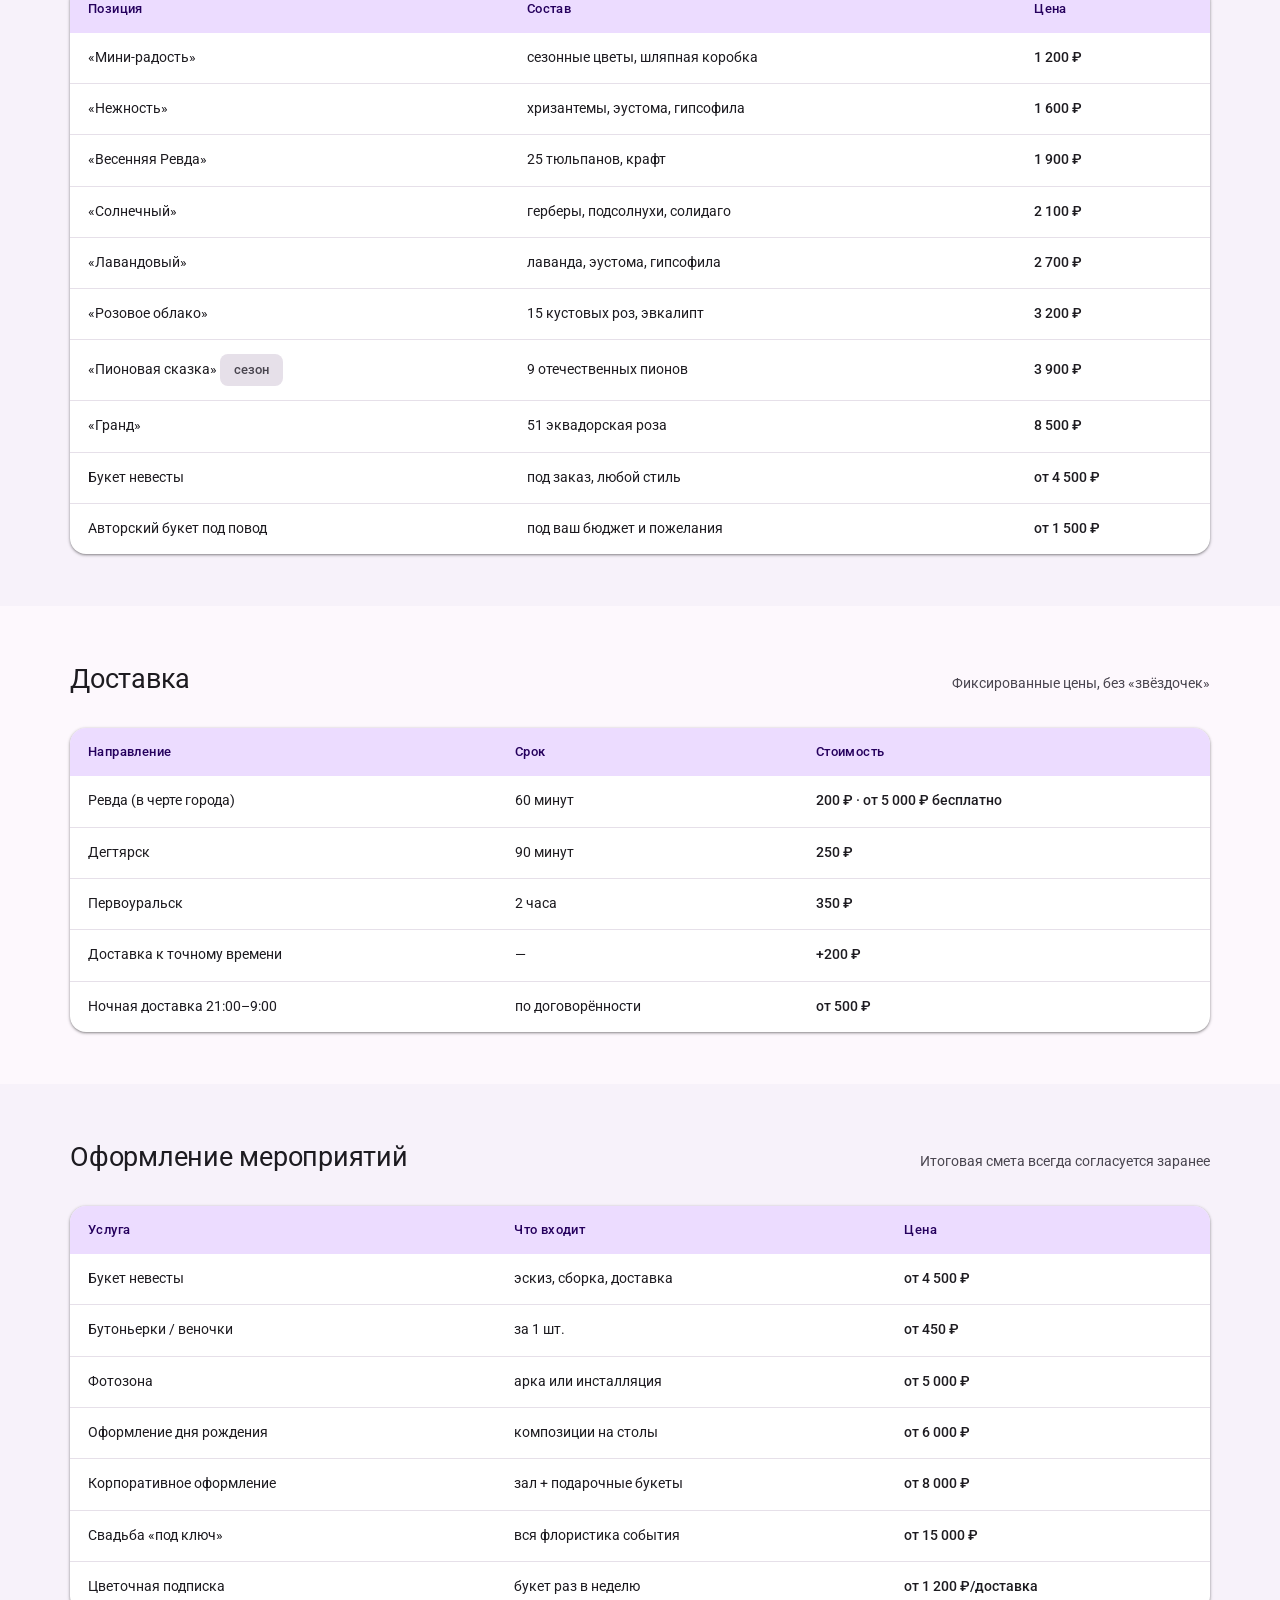
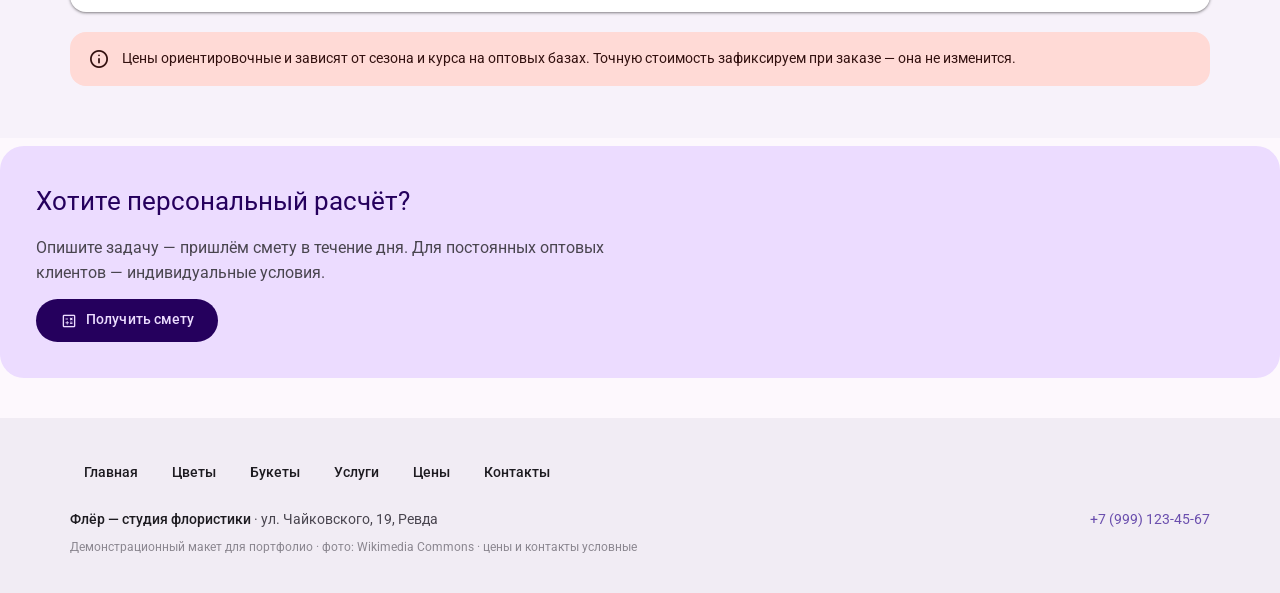
<file: multi/prices.html>
﻿<!DOCTYPE html>
<html lang="ru">
<head>
<meta charset="UTF-8">
<meta name="viewport" content="width=device-width, initial-scale=1.0">
<title>Цены — Флёр, Ревда | Опт и розница</title>
<meta name="description" content="Прейскурант студии «Флёр» (Ревда): розничные и оптовые цены на цветы, стоимость букетов, доставки и оформления мероприятий.">
<link rel="preconnect" href="https://fonts.googleapis.com">
<link rel="preconnect" href="https://fonts.gstatic.com" crossorigin>
<link href="https://fonts.googleapis.com/css2?family=Roboto:wght@400;500;700&display=swap" rel="stylesheet">
<link href="https://fonts.googleapis.com/css2?family=Material+Symbols+Rounded:opsz,wght,FILL,GRAD@20..48,300..500,0..1,0" rel="stylesheet">
<link rel="stylesheet" href="style.css">
</head>
<body>

<header class="appbar">
  <div class="appbar-inner">
    <a href="index.html" class="brand">
      <span class="logo-icon"><span class="material-symbols-rounded">local_florist</span></span>
      <b>Флёр</b>
    </a>
    <nav class="md-nav">
      <a href="index.html">Главная</a>
      <a href="flowers.html">Цветы</a>
      <a href="bouquets.html">Букеты</a>
      <a href="services.html">Услуги</a>
      <a href="prices.html" class="active">Цены</a>
      <a href="contacts.html">Контакты</a>
    </nav>
    <a href="tel:+79991234567" class="icon-btn filled" title="Позвонить"><span class="material-symbols-rounded">call</span></a>
  </div>
</header>

<div class="hero">
  <div class="hero-inner">
    <div>
      <div class="chip-row">
        <span class="chip primary"><span class="material-symbols-rounded">storefront</span>Розница от 1 шт.</span>
        <span class="chip green"><span class="material-symbols-rounded">check</span>Опт от 15 шт. — скидка до 25%</span>
      </div>
      <h1>Цены: опт и розница</h1>
      <p>Честный прейскурант без скрытых наценок. Оптовые цены — для кафе, салонов, офисов и цветочных.</p>
      <div class="btn-row">
        <a href="#wholesale" class="btn filled"><span class="material-symbols-rounded">inventory_2</span>Оптовый прайс</a>
        <a href="#events-price" class="btn tonal">Мероприятия</a>
      </div>
    </div>
    <div class="hero-img">
      <img src="../img/roses-mix.jpg" alt="Розы разных расцветок">
    </div>
  </div>
</div>

<section id="wholesale">
  <div class="container">
    <div class="sec-head">
      <h2>Цветы поштучно</h2>
      <span class="body">Розница — от 1 шт. · Опт — упаковками, скидка до 25%</span>
    </div>
    <div class="table-card">
      <div class="table-scroll">
        <table>
          <thead>
            <tr><th>Цветок</th><th>Розница</th><th>Опт (от 15 шт.)</th><th>Упаковка</th></tr>
          </thead>
          <tbody>
            <tr><td>Роза эквадорская 60 см</td><td class="num">180 ₽</td><td class="num opt">140 ₽</td><td>20 шт.</td></tr>
            <tr><td>Роза кустовая</td><td class="num">130 ₽</td><td class="num opt">100 ₽</td><td>20 шт.</td></tr>
            <tr><td>Роза пионовидная</td><td class="num">260 ₽</td><td class="num opt">205 ₽</td><td>20 шт.</td></tr>
            <tr><td>Тюльпан</td><td class="num">70 ₽</td><td class="num opt">55 ₽</td><td>20 шт.</td></tr>
            <tr><td>Пион отечественный <span class="chip">сезон</span></td><td class="num">320 ₽</td><td class="num opt">255 ₽</td><td>10 шт.</td></tr>
            <tr><td>Хризантема кустовая</td><td class="num">110 ₽</td><td class="num opt">85 ₽</td><td>20 шт.</td></tr>
            <tr><td>Гвоздика</td><td class="num">65 ₽</td><td class="num opt">50 ₽</td><td>25 шт.</td></tr>
            <tr><td>Эустома</td><td class="num">190 ₽</td><td class="num opt">150 ₽</td><td>10 шт.</td></tr>
            <tr><td>Гербера</td><td class="num">160 ₽</td><td class="num opt">125 ₽</td><td>20 шт.</td></tr>
            <tr><td>Гортензия</td><td class="num">480 ₽</td><td class="num opt">390 ₽</td><td>10 шт.</td></tr>
            <tr><td>Подсолнух <span class="chip">сезон</span></td><td class="num">240 ₽</td><td class="num opt">190 ₽</td><td>10 шт.</td></tr>
            <tr><td>Гипсофила / зелень</td><td class="num">60–90 ₽</td><td class="num opt">50–70 ₽</td><td>10 шт.</td></tr>
          </tbody>
        </table>
      </div>
    </div>
    <div class="note">
      <span class="material-symbols-rounded">receipt_long</span>
      <div>Для оптовых клиентов — доставка по Свердловской области, отсрочка платежа по договору, закрывающие документы.</div>
    </div>
  </div>
</section>

<section id="bouquets-price" style="background:var(--md-surface-container-low)">
  <div class="container">
    <div class="sec-head">
      <h2>Букеты и композиции</h2>
      <span class="body">Готовые позиции и букеты под заказ</span>
    </div>
    <div class="table-card">
      <div class="table-scroll">
        <table>
          <thead>
            <tr><th>Позиция</th><th>Состав</th><th>Цена</th></tr>
          </thead>
          <tbody>
            <tr><td>«Мини-радость»</td><td>сезонные цветы, шляпная коробка</td><td class="num">1 200 ₽</td></tr>
            <tr><td>«Нежность»</td><td>хризантемы, эустома, гипсофила</td><td class="num">1 600 ₽</td></tr>
            <tr><td>«Весенняя Ревда»</td><td>25 тюльпанов, крафт</td><td class="num">1 900 ₽</td></tr>
            <tr><td>«Солнечный»</td><td>герберы, подсолнухи, солидаго</td><td class="num">2 100 ₽</td></tr>
            <tr><td>«Лавандовый»</td><td>лаванда, эустома, гипсофила</td><td class="num">2 700 ₽</td></tr>
            <tr><td>«Розовое облако»</td><td>15 кустовых роз, эвкалипт</td><td class="num">3 200 ₽</td></tr>
            <tr><td>«Пионовая сказка» <span class="chip">сезон</span></td><td>9 отечественных пионов</td><td class="num">3 900 ₽</td></tr>
            <tr><td>«Гранд»</td><td>51 эквадорская роза</td><td class="num">8 500 ₽</td></tr>
            <tr><td>Букет невесты</td><td>под заказ, любой стиль</td><td class="num">от 4 500 ₽</td></tr>
            <tr><td>Авторский букет под повод</td><td>под ваш бюджет и пожелания</td><td class="num">от 1 500 ₽</td></tr>
          </tbody>
        </table>
      </div>
    </div>
  </div>
</section>

<section id="delivery-price">
  <div class="container">
    <div class="sec-head">
      <h2>Доставка</h2>
      <span class="body">Фиксированные цены, без «звёздочек»</span>
    </div>
    <div class="table-card">
      <div class="table-scroll">
        <table>
          <thead>
            <tr><th>Направление</th><th>Срок</th><th>Стоимость</th></tr>
          </thead>
          <tbody>
            <tr><td>Ревда (в черте города)</td><td>60 минут</td><td class="num">200 ₽ · от 5 000 ₽ бесплатно</td></tr>
            <tr><td>Дегтярск</td><td>90 минут</td><td class="num">250 ₽</td></tr>
            <tr><td>Первоуральск</td><td>2 часа</td><td class="num">350 ₽</td></tr>
            <tr><td>Доставка к точному времени</td><td>—</td><td class="num">+200 ₽</td></tr>
            <tr><td>Ночная доставка 21:00–9:00</td><td>по договорённости</td><td class="num">от 500 ₽</td></tr>
          </tbody>
        </table>
      </div>
    </div>
  </div>
</section>

<section id="events-price" style="background:var(--md-surface-container-low)">
  <div class="container">
    <div class="sec-head">
      <h2>Оформление мероприятий</h2>
      <span class="body">Итоговая смета всегда согласуется заранее</span>
    </div>
    <div class="table-card">
      <div class="table-scroll">
        <table>
          <thead>
            <tr><th>Услуга</th><th>Что входит</th><th>Цена</th></tr>
          </thead>
          <tbody>
            <tr><td>Букет невесты</td><td>эскиз, сборка, доставка</td><td class="num">от 4 500 ₽</td></tr>
            <tr><td>Бутоньерки / веночки</td><td>за 1 шт.</td><td class="num">от 450 ₽</td></tr>
            <tr><td>Фотозона</td><td>арка или инсталляция</td><td class="num">от 5 000 ₽</td></tr>
            <tr><td>Оформление дня рождения</td><td>композиции на столы</td><td class="num">от 6 000 ₽</td></tr>
            <tr><td>Корпоративное оформление</td><td>зал + подарочные букеты</td><td class="num">от 8 000 ₽</td></tr>
            <tr><td>Свадьба «под ключ»</td><td>вся флористика события</td><td class="num">от 15 000 ₽</td></tr>
            <tr><td>Цветочная подписка</td><td>букет раз в неделю</td><td class="num">от 1 200 ₽/доставка</td></tr>
          </tbody>
        </table>
      </div>
    </div>
    <div class="note">
      <span class="material-symbols-rounded">info</span>
      <div>Цены ориентировочные и зависят от сезона и курса на оптовых базах. Точную стоимость зафиксируем при заказе — она не изменится.</div>
    </div>
  </div>
</section>

<div class="banner">
  <h2>Хотите персональный расчёт?</h2>
  <p>Опишите задачу — пришлём смету в течение дня. Для постоянных оптовых клиентов — индивидуальные условия.</p>
  <div class="btn-row">
    <a href="contacts.html" class="btn filled"><span class="material-symbols-rounded">calculate</span>Получить смету</a>
  </div>
</div>

<a href="tel:+79991234567" class="fab">
  <span class="material-symbols-rounded">call</span><span class="txt">Заказать</span>
</a>

<footer>
  <div class="container">
    <div class="menu">
      <a href="index.html">Главная</a>
      <a href="flowers.html">Цветы</a>
      <a href="bouquets.html">Букеты</a>
      <a href="services.html">Услуги</a>
      <a href="prices.html">Цены</a>
      <a href="contacts.html">Контакты</a>
    </div>
    <div class="fin">
      <span><b>Флёр — студия флористики</b> · ул. Чайковского, 19, Ревда</span>
      <a href="tel:+79991234567">+7 (999) 123-45-67</a>
    </div>
    <p class="demo-note">Демонстрационный макет для портфолио · фото: Wikimedia Commons · цены и контакты условные</p>
  </div>
</footer>

<script>
  const bar=document.querySelector('.appbar');
  addEventListener('scroll',()=>bar.classList.toggle('scrolled',scrollY>8),{passive:true});
</script>

</body>
</html>
</file>
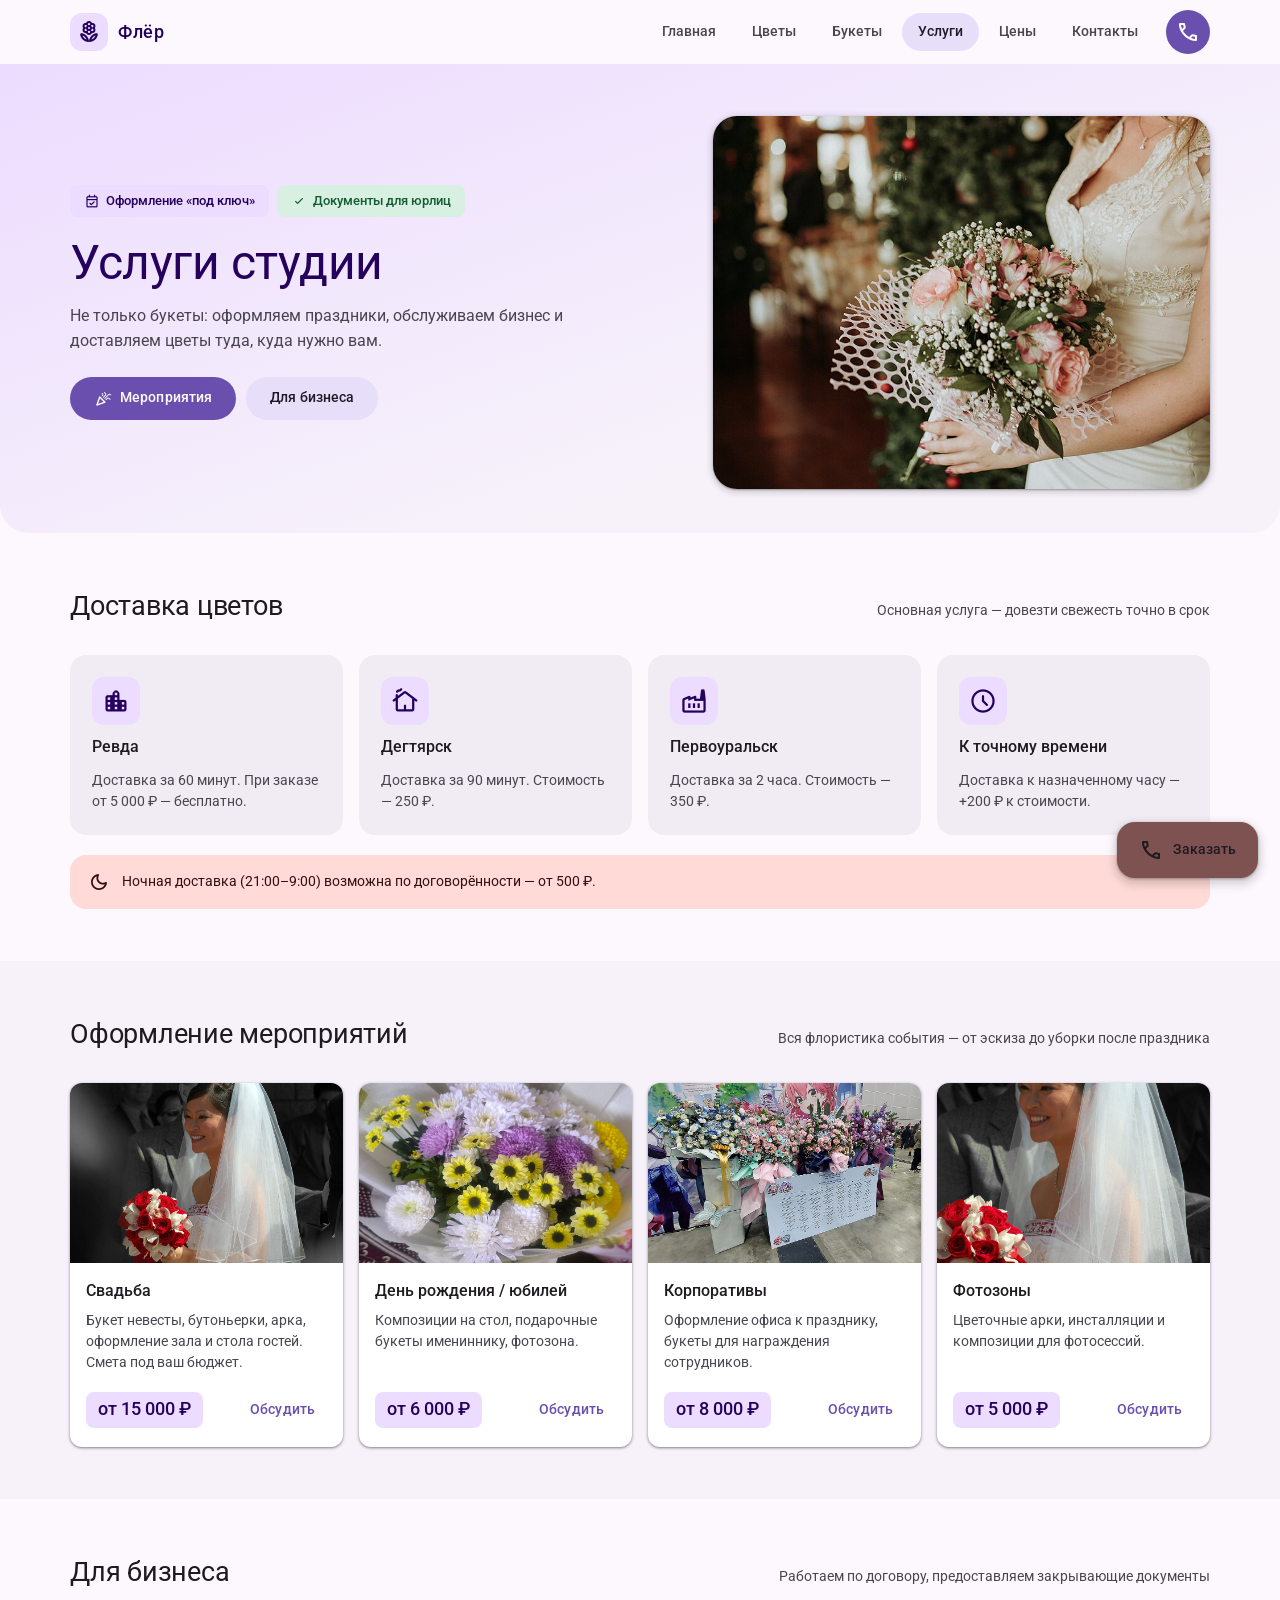
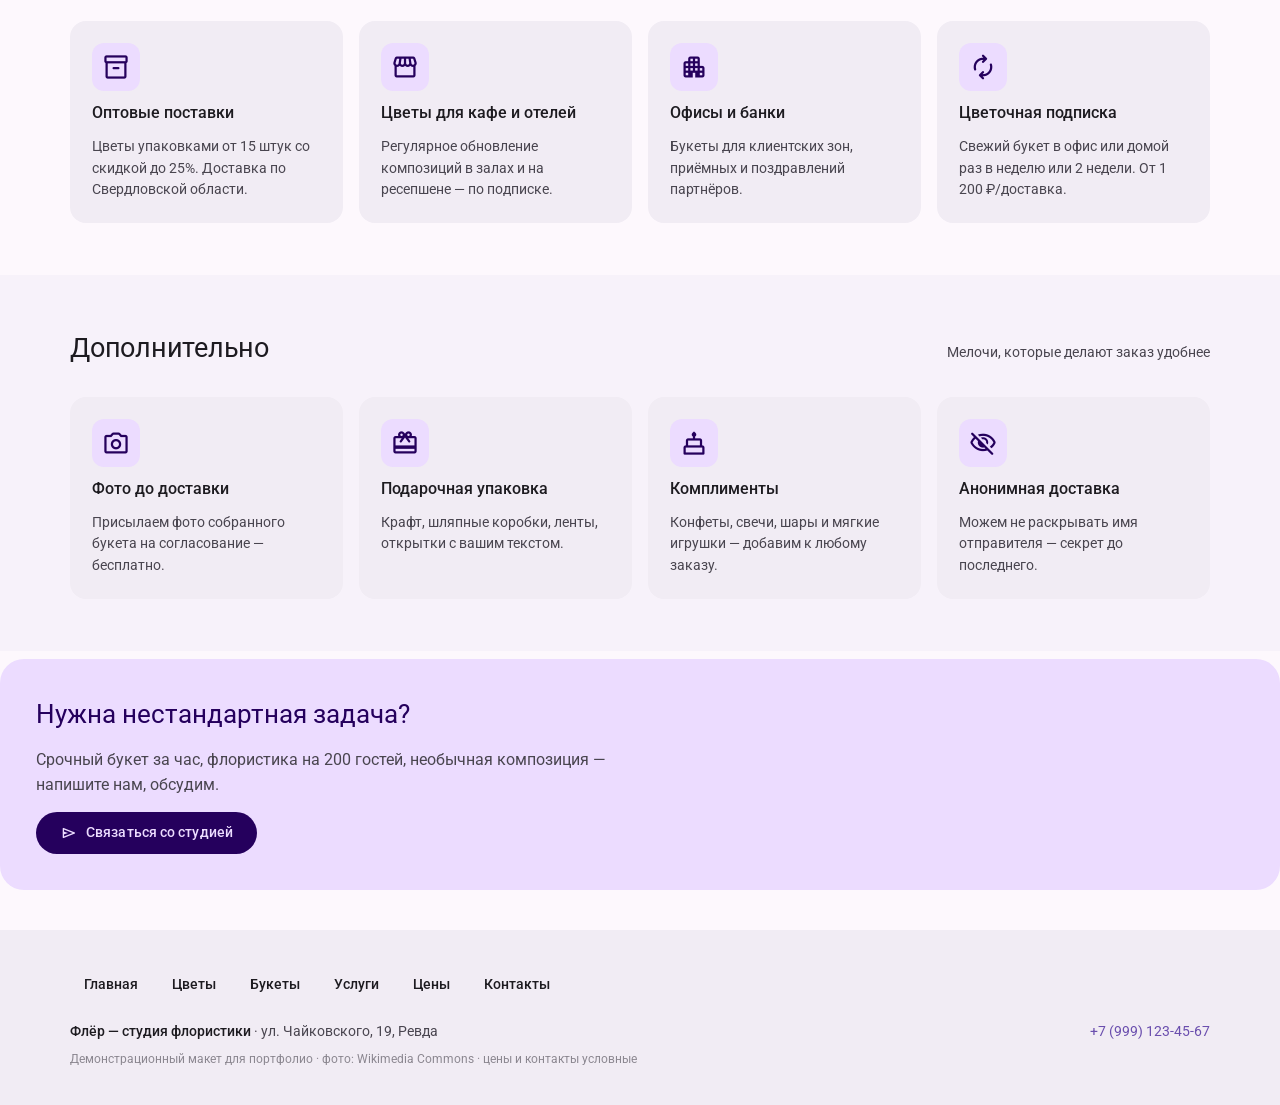
<file: multi/services.html>
﻿<!DOCTYPE html>
<html lang="ru">
<head>
<meta charset="UTF-8">
<meta name="viewport" content="width=device-width, initial-scale=1.0">
<title>Услуги — Флёр, Ревда</title>
<meta name="description" content="Флористические услуги в Ревде: доставка цветов, оформление свадеб и мероприятий, оптовые поставки, подписка на букеты.">
<link rel="preconnect" href="https://fonts.googleapis.com">
<link rel="preconnect" href="https://fonts.gstatic.com" crossorigin>
<link href="https://fonts.googleapis.com/css2?family=Roboto:wght@400;500;700&display=swap" rel="stylesheet">
<link href="https://fonts.googleapis.com/css2?family=Material+Symbols+Rounded:opsz,wght,FILL,GRAD@20..48,300..500,0..1,0" rel="stylesheet">
<link rel="stylesheet" href="style.css">
</head>
<body>

<header class="appbar">
  <div class="appbar-inner">
    <a href="index.html" class="brand">
      <span class="logo-icon"><span class="material-symbols-rounded">local_florist</span></span>
      <b>Флёр</b>
    </a>
    <nav class="md-nav">
      <a href="index.html">Главная</a>
      <a href="flowers.html">Цветы</a>
      <a href="bouquets.html">Букеты</a>
      <a href="services.html" class="active">Услуги</a>
      <a href="prices.html">Цены</a>
      <a href="contacts.html">Контакты</a>
    </nav>
    <a href="tel:+79991234567" class="icon-btn filled" title="Позвонить"><span class="material-symbols-rounded">call</span></a>
  </div>
</header>

<div class="hero">
  <div class="hero-inner">
    <div>
      <div class="chip-row">
        <span class="chip primary"><span class="material-symbols-rounded">event_available</span>Оформление «под ключ»</span>
        <span class="chip green"><span class="material-symbols-rounded">check</span>Документы для юрлиц</span>
      </div>
      <h1>Услуги студии</h1>
      <p>Не только букеты: оформляем праздники, обслуживаем бизнес и доставляем цветы туда, куда нужно вам.</p>
      <div class="btn-row">
        <a href="#events" class="btn filled"><span class="material-symbols-rounded">celebration</span>Мероприятия</a>
        <a href="#b2b" class="btn tonal">Для бизнеса</a>
      </div>
    </div>
    <div class="hero-img">
      <img src="../img/bride-pink.jpg" alt="Флористическое оформление свадьбы">
    </div>
  </div>
</div>

<section id="delivery">
  <div class="container">
    <div class="sec-head">
      <h2>Доставка цветов</h2>
      <span class="body">Основная услуга — довезти свежесть точно в срок</span>
    </div>
    <div class="info-grid">
      <div class="info-item">
        <span class="material-symbols-rounded">location_city</span>
        <h3>Ревда</h3>
        <p>Доставка за 60 минут. При заказе от 5 000 ₽ — бесплатно.</p>
      </div>
      <div class="info-item">
        <span class="material-symbols-rounded">cottage</span>
        <h3>Дегтярск</h3>
        <p>Доставка за 90 минут. Стоимость — 250 ₽.</p>
      </div>
      <div class="info-item">
        <span class="material-symbols-rounded">factory</span>
        <h3>Первоуральск</h3>
        <p>Доставка за 2 часа. Стоимость — 350 ₽.</p>
      </div>
      <div class="info-item">
        <span class="material-symbols-rounded">schedule</span>
        <h3>К точному времени</h3>
        <p>Доставка к назначенному часу — +200 ₽ к стоимости.</p>
      </div>
    </div>
    <div class="note">
      <span class="material-symbols-rounded">dark_mode</span>
      <div>Ночная доставка (21:00–9:00) возможна по договорённости — от 500 ₽.</div>
    </div>
  </div>
</section>

<section id="events" style="background:var(--md-surface-container-low)">
  <div class="container">
    <div class="sec-head">
      <h2>Оформление мероприятий</h2>
      <span class="body">Вся флористика события — от эскиза до уборки после праздника</span>
    </div>
    <div class="grid">
      <div class="card">
        <div class="card-img"><img src="../img/bride.jpg" alt="Свадьба"></div>
        <div class="card-body">
          <h3>Свадьба</h3>
          <div class="desc">Букет невесты, бутоньерки, арка, оформление зала и стола гостей. Смета под ваш бюджет.</div>
          <div class="card-foot"><span class="price">от 15 000 ₽</span><a href="contacts.html" class="btn text">Обсудить</a></div>
        </div>
      </div>
      <div class="card">
        <div class="card-img"><img src="../img/gift.jpg" alt="День рождения"></div>
        <div class="card-body">
          <h3>День рождения / юбилей</h3>
          <div class="desc">Композиции на стол, подарочные букеты имениннику, фотозона.</div>
          <div class="card-foot"><span class="price">от 6 000 ₽</span><a href="contacts.html" class="btn text">Обсудить</a></div>
        </div>
      </div>
      <div class="card">
        <div class="card-img"><img src="../img/hololive.jpg" alt="Корпоратив"></div>
        <div class="card-body">
          <h3>Корпоративы</h3>
          <div class="desc">Оформление офиса к празднику, букеты для награждения сотрудников.</div>
          <div class="card-foot"><span class="price">от 8 000 ₽</span><a href="contacts.html" class="btn text">Обсудить</a></div>
        </div>
      </div>
      <div class="card">
        <div class="card-img"><img src="../img/bride-crop.jpg" alt="Фотозона"></div>
        <div class="card-body">
          <h3>Фотозоны</h3>
          <div class="desc">Цветочные арки, инсталляции и композиции для фотосессий.</div>
          <div class="card-foot"><span class="price">от 5 000 ₽</span><a href="contacts.html" class="btn text">Обсудить</a></div>
        </div>
      </div>
    </div>
  </div>
</section>

<section id="b2b">
  <div class="container">
    <div class="sec-head">
      <h2>Для бизнеса</h2>
      <span class="body">Работаем по договору, предоставляем закрывающие документы</span>
    </div>
    <div class="info-grid">
      <div class="info-item">
        <span class="material-symbols-rounded">inventory_2</span>
        <h3>Оптовые поставки</h3>
        <p>Цветы упаковками от 15 штук со скидкой до 25%. Доставка по Свердловской области.</p>
      </div>
      <div class="info-item">
        <span class="material-symbols-rounded">storefront</span>
        <h3>Цветы для кафе и отелей</h3>
        <p>Регулярное обновление композиций в залах и на ресепшене — по подписке.</p>
      </div>
      <div class="info-item">
        <span class="material-symbols-rounded">apartment</span>
        <h3>Офисы и банки</h3>
        <p>Букеты для клиентских зон, приёмных и поздравлений партнёров.</p>
      </div>
      <div class="info-item">
        <span class="material-symbols-rounded">autorenew</span>
        <h3>Цветочная подписка</h3>
        <p>Свежий букет в офис или домой раз в неделю или 2 недели. От 1 200 ₽/доставка.</p>
      </div>
    </div>
  </div>
</section>

<section style="background:var(--md-surface-container-low)">
  <div class="container">
    <div class="sec-head">
      <h2>Дополнительно</h2>
      <span class="body">Мелочи, которые делают заказ удобнее</span>
    </div>
    <div class="info-grid">
      <div class="info-item">
        <span class="material-symbols-rounded">photo_camera</span>
        <h3>Фото до доставки</h3>
        <p>Присылаем фото собранного букета на согласование — бесплатно.</p>
      </div>
      <div class="info-item">
        <span class="material-symbols-rounded">redeem</span>
        <h3>Подарочная упаковка</h3>
        <p>Крафт, шляпные коробки, ленты, открытки с вашим текстом.</p>
      </div>
      <div class="info-item">
        <span class="material-symbols-rounded">cake</span>
        <h3>Комплименты</h3>
        <p>Конфеты, свечи, шары и мягкие игрушки — добавим к любому заказу.</p>
      </div>
      <div class="info-item">
        <span class="material-symbols-rounded">visibility_off</span>
        <h3>Анонимная доставка</h3>
        <p>Можем не раскрывать имя отправителя — секрет до последнего.</p>
      </div>
    </div>
  </div>
</section>

<div class="banner">
  <h2>Нужна нестандартная задача?</h2>
  <p>Срочный букет за час, флористика на 200 гостей, необычная композиция — напишите нам, обсудим.</p>
  <div class="btn-row">
    <a href="contacts.html" class="btn filled"><span class="material-symbols-rounded">send</span>Связаться со студией</a>
  </div>
</div>

<a href="tel:+79991234567" class="fab">
  <span class="material-symbols-rounded">call</span><span class="txt">Заказать</span>
</a>

<footer>
  <div class="container">
    <div class="menu">
      <a href="index.html">Главная</a>
      <a href="flowers.html">Цветы</a>
      <a href="bouquets.html">Букеты</a>
      <a href="services.html">Услуги</a>
      <a href="prices.html">Цены</a>
      <a href="contacts.html">Контакты</a>
    </div>
    <div class="fin">
      <span><b>Флёр — студия флористики</b> · ул. Чайковского, 19, Ревда</span>
      <a href="tel:+79991234567">+7 (999) 123-45-67</a>
    </div>
    <p class="demo-note">Демонстрационный макет для портфолио · фото: Wikimedia Commons · цены и контакты условные</p>
  </div>
</footer>

<script>
  const bar=document.querySelector('.appbar');
  addEventListener('scroll',()=>bar.classList.toggle('scrolled',scrollY>8),{passive:true});
</script>

</body>
</html>
</file>
<file: multi/style.css>
﻿/* ============================================================
   FLEUR · Material Design 3 (Light theme, Purple seed)
   Токены, типографика Roboto, формы, elevation, state layers
   ============================================================ */
:root{
  /* --- MD3 color tokens (seed #7C5CBF) --- */
  --md-primary:#6b4fae;
  --md-on-primary:#ffffff;
  --md-primary-container:#ecdcff;
  --md-on-primary-container:#25005d;
  --md-secondary:#625b71;
  --md-secondary-container:#e7def9;
  --md-on-secondary-container:#1e1a26;
  --md-tertiary:#7e5250;
  --md-tertiary-container:#ffdad6;
  --md-on-tertiary-container:#32100f;
  --md-surface:#fdf8fd;
  --md-surface-dim:#ded8e1;
  --md-surface-container-lowest:#ffffff;
  --md-surface-container-low:#f7f2fa;
  --md-surface-container:#f1ecf4;
  --md-surface-container-high:#ece6ef;
  --md-surface-container-highest:#e6e0e9;
  --md-on-surface:#1d1b20;
  --md-on-surface-variant:#49454f;
  --md-outline:#79747e;
  --md-outline-variant:#cac4d0;
  --md-inverse-surface:#322f35;
  --md-inverse-on-surface:#f4eff4;
  --md-error:#ba1a1a;
  /* --- elevation --- */
  --e1:0 1px 2px rgba(0,0,0,.3),0 1px 3px 1px rgba(0,0,0,.15);
  --e2:0 1px 2px rgba(0,0,0,.3),0 2px 6px 2px rgba(0,0,0,.15);
  --e3:0 4px 8px 3px rgba(0,0,0,.15),0 1px 3px rgba(0,0,0,.3);
}

*{margin:0;padding:0;box-sizing:border-box}
body{
  font-family:Roboto,"Segoe UI",system-ui,sans-serif;
  background:var(--md-surface);color:var(--md-on-surface);line-height:1.55;
}
a{color:var(--md-primary);text-decoration:none}
img{display:block;width:100%;height:100%;object-fit:cover}
.container{max-width:1180px;margin:0 auto;padding:0 20px}

/* ---------- MD3 typography scale ---------- */
.display{font-size:2.6rem;font-weight:400;letter-spacing:-.25px;line-height:1.15}
.headline{font-size:1.5rem;font-weight:400}
.title{font-size:1rem;font-weight:500;letter-spacing:.1px}
.label{font-size:.875rem;font-weight:500;letter-spacing:.1px}
.body{font-size:.9rem;color:var(--md-on-surface-variant)}

/* ---------- Top app bar ---------- */
.appbar{
  position:sticky;top:0;z-index:100;background:var(--md-surface);
  transition:box-shadow .2s;
}
.appbar.scrolled{box-shadow:var(--e2)}
.appbar-inner{
  max-width:1180px;margin:0 auto;padding:10px 20px;
  display:flex;align-items:center;gap:12px;flex-wrap:wrap;
}
.appbar .brand{display:flex;align-items:center;gap:10px;margin-right:auto;color:var(--md-on-surface)}
.appbar .brand .logo-icon{
  width:38px;height:38px;border-radius:12px;background:var(--md-primary-container);
  color:var(--md-on-primary-container);display:flex;align-items:center;justify-content:center;
}
.appbar .brand b{font-size:1.15rem;font-weight:500;color:var(--md-on-primary-container);letter-spacing:.5px}
nav.md-nav{display:flex;gap:4px;flex-wrap:wrap}
nav.md-nav a{
  color:var(--md-on-surface-variant);font-weight:500;font-size:.9rem;
  padding:8px 16px;border-radius:100px;transition:background .2s;
}
nav.md-nav a:hover{background:rgba(107,79,174,.08)}
nav.md-nav a.active{background:var(--md-secondary-container);color:var(--md-on-secondary-container)}
.icon-btn{
  width:44px;height:44px;border-radius:50%;display:flex;align-items:center;justify-content:center;
  color:var(--md-on-surface-variant);background:transparent;border:none;cursor:pointer;
  font-size:1.25rem;transition:background .2s;text-decoration:none;
}
.icon-btn:hover{background:rgba(107,79,174,.08)}
.icon-btn.filled{background:var(--md-primary);color:var(--md-on-primary)}
.icon-btn.filled:hover{box-shadow:var(--e1);background:var(--md-primary)}
@media(max-width:900px){nav.md-nav{order:3;width:100%;justify-content:center}}

/* ---------- Hero ---------- */
.hero{
  background:linear-gradient(160deg,var(--md-primary-container),var(--md-surface-container-low) 70%);
  border-radius:0 0 28px 28px;padding:52px 0 44px;
}
.hero-inner{max-width:1180px;margin:0 auto;padding:0 20px;display:grid;grid-template-columns:1.1fr .9fr;gap:36px;align-items:center}
.hero .chip-row{display:flex;gap:8px;flex-wrap:wrap;margin-bottom:18px}
.hero h1{font-size:clamp(2rem,4.5vw,3rem);font-weight:400;letter-spacing:-.5px;line-height:1.15;color:var(--md-on-primary-container);margin-bottom:14px}
.hero p{color:var(--md-on-surface-variant);max-width:520px;margin-bottom:24px}
.hero-img{border-radius:24px;overflow:hidden;aspect-ratio:4/3;box-shadow:var(--e2)}
@media(max-width:860px){.hero-inner{grid-template-columns:1fr}}

/* ---------- Chips ---------- */
.chip{
  display:inline-flex;align-items:center;gap:6px;
  background:var(--md-surface-container-highest);color:var(--md-on-surface-variant);
  font-size:.8rem;font-weight:500;padding:6px 14px;border-radius:8px;
}
.chip .material-symbols-rounded{font-size:16px}
.chip.primary{background:var(--md-primary-container);color:var(--md-on-primary-container)}
.chip.green{background:#d7f0e2;color:#155c34}

/* ---------- Buttons ---------- */
.btn{
  display:inline-flex;align-items:center;gap:8px;border:none;cursor:pointer;
  font-family:inherit;font-size:.9rem;font-weight:500;letter-spacing:.1px;
  padding:10px 24px;border-radius:100px;transition:box-shadow .2s,filter .2s;
  text-decoration:none;
}
.btn .material-symbols-rounded{font-size:18px}
.btn.filled{background:var(--md-primary);color:var(--md-on-primary)}
.btn.filled:hover{box-shadow:var(--e1)}
.btn.tonal{background:var(--md-secondary-container);color:var(--md-on-secondary-container)}
.btn.tonal:hover{box-shadow:var(--e1)}
.btn.text{background:transparent;color:var(--md-primary);padding:10px 12px}
.btn.text:hover{background:rgba(107,79,174,.08)}
.btn-row{display:flex;gap:10px;flex-wrap:wrap;align-items:center}

/* ---------- Section ---------- */
section{padding:52px 0}
.sec-head{display:flex;align-items:baseline;gap:14px;margin-bottom:28px;flex-wrap:wrap}
.sec-head h2{font-size:1.7rem;font-weight:400;letter-spacing:-.25px}
.sec-head .body{margin-left:auto}
.sec-divider{border:none;border-top:1px solid var(--md-outline-variant);margin:0}

/* ---------- Cards ---------- */
.grid{display:grid;grid-template-columns:repeat(auto-fill,minmax(255px,1fr));gap:16px}
.card{
  background:var(--md-surface-container-lowest);border-radius:12px;overflow:hidden;
  display:flex;flex-direction:column;transition:box-shadow .2s,transform .15s;
  box-shadow:var(--e1);
}
.card:hover{box-shadow:var(--e2);transform:translateY(-2px)}
.card-img{height:180px;overflow:hidden;background:var(--md-surface-container)}
.card-body{padding:16px;flex:1;display:flex;flex-direction:column;gap:6px}
.card-body h3{font-size:1rem;font-weight:500}
.card-body .desc{font-size:.85rem;color:var(--md-on-surface-variant);flex:1}
.card-foot{display:flex;align-items:center;justify-content:space-between;margin-top:10px;gap:8px}
.price{font-size:1.1rem;font-weight:500;color:var(--md-on-primary-container);background:var(--md-primary-container);padding:4px 12px;border-radius:8px}
.card-foot .price{white-space:nowrap}

/* Filled card variant */
.card.filled{background:var(--md-surface-container);box-shadow:none}
.card.filled:hover{box-shadow:var(--e1)}

/* ---------- Info items ---------- */
.info-grid{display:grid;grid-template-columns:repeat(auto-fit,minmax(230px,1fr));gap:16px}
.info-item{
  background:var(--md-surface-container);border-radius:16px;padding:22px;
  display:flex;flex-direction:column;gap:10px;
}
.info-item .material-symbols-rounded{
  font-size:28px;color:var(--md-on-primary-container);
  background:var(--md-primary-container);border-radius:12px;width:48px;height:48px;
  display:flex;align-items:center;justify-content:center;
}
.info-item h3{font-size:1rem;font-weight:500}
.info-item p{font-size:.87rem;color:var(--md-on-surface-variant)}

/* ---------- Banner (promo) ---------- */
.banner{
  background:var(--md-primary-container);border-radius:24px;padding:36px;
  display:flex;flex-direction:column;gap:14px;align-items:flex-start;margin:8px 20px 40px;
}
@media(min-width:900px){.banner{margin:8px 0 40px}}
.banner h2{font-size:1.6rem;font-weight:400;color:var(--md-on-primary-container)}
.banner p{color:var(--md-on-surface-variant);max-width:620px}
.banner .btn.filled{background:var(--md-on-primary-container);color:var(--md-primary-container)}
.banner .btn.tonal{background:var(--md-surface);color:var(--md-on-primary-container)}

/* ---------- Steps ---------- */
.steps{display:grid;grid-template-columns:repeat(auto-fit,minmax(220px,1fr));gap:16px;counter-reset:step}
.step{
  background:var(--md-surface-container);border-radius:16px;padding:22px;
  position:relative;padding-top:50px;
}
.step::before{
  counter-increment:step;content:counter(step);
  position:absolute;top:18px;left:22px;
  width:28px;height:28px;border-radius:50%;
  background:var(--md-primary);color:var(--md-on-primary);
  font-size:.85rem;font-weight:500;display:flex;align-items:center;justify-content:center;
}
.step h3{font-size:1rem;font-weight:500;margin-bottom:6px}
.step p{font-size:.87rem;color:var(--md-on-surface-variant)}

/* ---------- Tables ---------- */
.table-card{background:var(--md-surface-container-lowest);border-radius:16px;box-shadow:var(--e1);overflow:hidden}
.table-scroll{overflow-x:auto}
table{width:100%;border-collapse:collapse;min-width:640px}
th,td{padding:14px 18px;text-align:left;font-size:.9rem}
th{
  background:var(--md-primary-container);color:var(--md-on-primary-container);
  font-weight:500;font-size:.8rem;letter-spacing:.4px;
}
td{border-bottom:1px solid var(--md-surface-container-highest)}
tr:last-child td{border-bottom:none}
tbody tr:hover{background:rgba(107,79,174,.04)}
td.num{font-weight:500;white-space:nowrap}
td .opt{color:#1e6b3c;font-weight:500}

.note{
  display:flex;gap:12px;align-items:flex-start;
  background:var(--md-tertiary-container);color:var(--md-on-tertiary-container);
  border-radius:16px;padding:16px 18px;font-size:.88rem;margin-top:20px;
}
.note .material-symbols-rounded{font-size:22px;flex-shrink:0}

/* ---------- Contacts ---------- */
.contacts-wrap{display:grid;grid-template-columns:1fr 1fr;gap:24px}
.contacts-wrap>*{min-width:0}
@media(max-width:820px){.contacts-wrap{grid-template-columns:1fr}}
.contact-list{display:grid;gap:12px;min-width:0}
.contact-item{
  background:var(--md-surface-container-lowest);border-radius:16px;padding:18px;
  display:flex;gap:16px;align-items:flex-start;box-shadow:var(--e1);
}
.contact-item>div{min-width:0}
.contact-item .v{overflow-wrap:anywhere}
.contact-item .material-symbols-rounded{
  background:var(--md-secondary-container);color:var(--md-on-secondary-container);
  border-radius:12px;width:44px;height:44px;display:flex;align-items:center;justify-content:center;font-size:22px;flex-shrink:0;
}
.contact-item b{display:block;font-weight:500;font-size:.92rem}
.contact-item span.v{font-size:.9rem;color:var(--md-on-surface-variant)}

/* ---------- Outlined text fields (MD3) ---------- */
.order-form{
  background:var(--md-surface-container-lowest);border-radius:20px;padding:26px;box-shadow:var(--e1);
}
.order-form h3{font-size:1.25rem;font-weight:400;margin-bottom:20px}
.field{display:grid;gap:8px;margin-bottom:18px}
.field label{font-size:.8rem;font-weight:500;color:var(--md-on-surface-variant);padding-left:4px}
.field input,.field textarea,.field select{
  font:inherit;font-size:.95rem;color:var(--md-on-surface);
  padding:14px 16px;border:1px solid var(--md-outline);border-radius:12px;
  background:transparent;transition:border-color .2s;
}
.field input:focus,.field textarea:focus,.field select:focus{outline:none;border:2px solid var(--md-primary);padding:13px 15px}
.field textarea{resize:vertical}
.submit-btn{
  width:100%;display:inline-flex;align-items:center;justify-content:center;gap:8px;
  background:var(--md-primary);color:var(--md-on-primary);border:none;cursor:pointer;
  font:inherit;font-size:.95rem;font-weight:500;padding:14px;border-radius:100px;
  transition:box-shadow .2s;margin-top:6px;
}
.submit-btn:hover{box-shadow:var(--e2)}

/* ---------- FAB ---------- */
.fab{
  position:fixed;right:22px;bottom:22px;z-index:90;
  display:inline-flex;align-items:center;gap:10px;
  background:var(--md-tertiary);color:var(--md-on-tertiary);
  padding:16px 22px;border-radius:18px;box-shadow:var(--e3);
  font-weight:500;font-size:.9rem;transition:box-shadow .2s,transform .15s;
}
.fab:hover{transform:translateY(-2px)}
@media(max-width:600px){.fab span.txt{display:none}.fab{padding:18px}}

/* ---------- Footer ---------- */
footer{
  background:var(--md-surface-container);color:var(--md-on-surface-variant);
  padding:36px 0;margin-top:24px;font-size:.85rem;
}
footer .menu{display:flex;gap:6px;flex-wrap:wrap;margin-bottom:18px}
footer .menu a{
  color:var(--md-on-surface);font-weight:500;font-size:.85rem;
  padding:8px 14px;border-radius:100px;transition:background .2s;
}
footer .menu a:hover{background:rgba(107,79,174,.08)}
footer .fin{display:flex;justify-content:space-between;gap:14px;flex-wrap:wrap;align-items:baseline}
footer .fin b{color:var(--md-on-surface);font-weight:500}
.demo-note{font-size:.75rem;opacity:.6;margin-top:8px}
</file>
